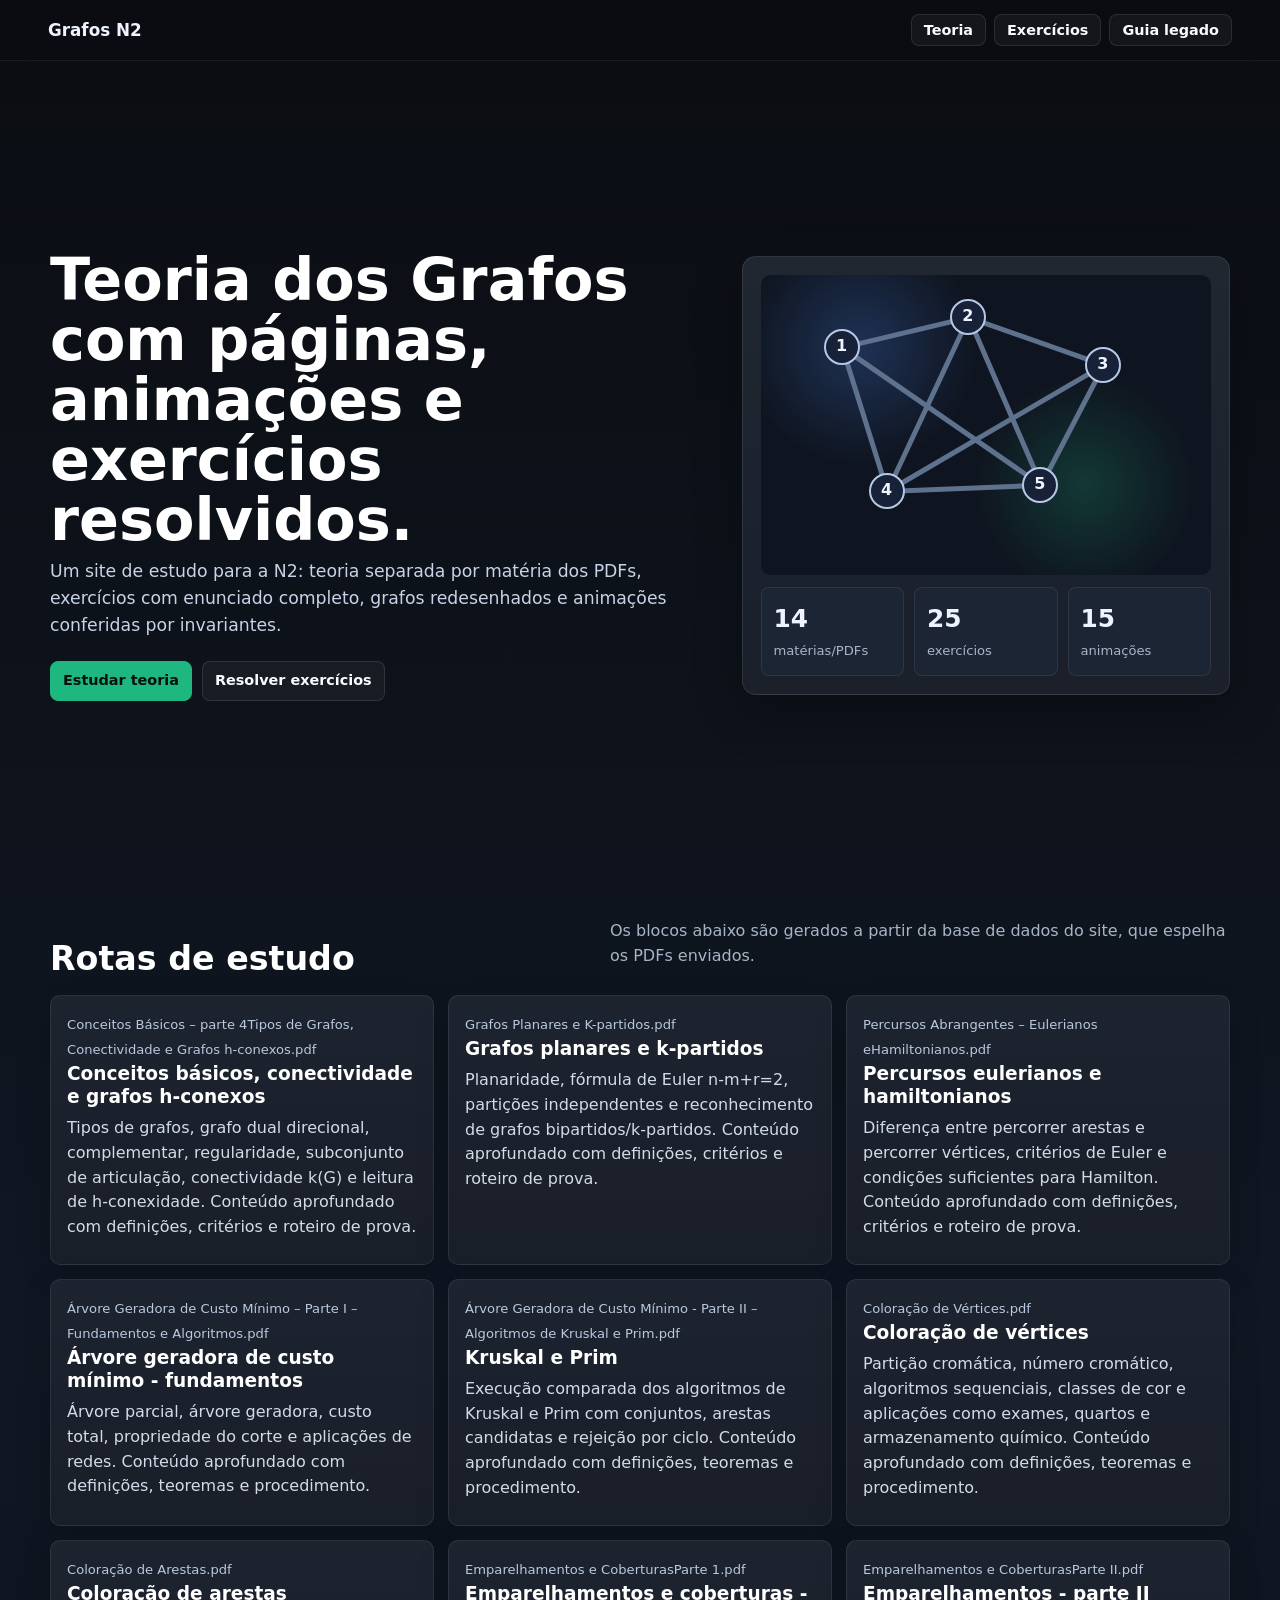
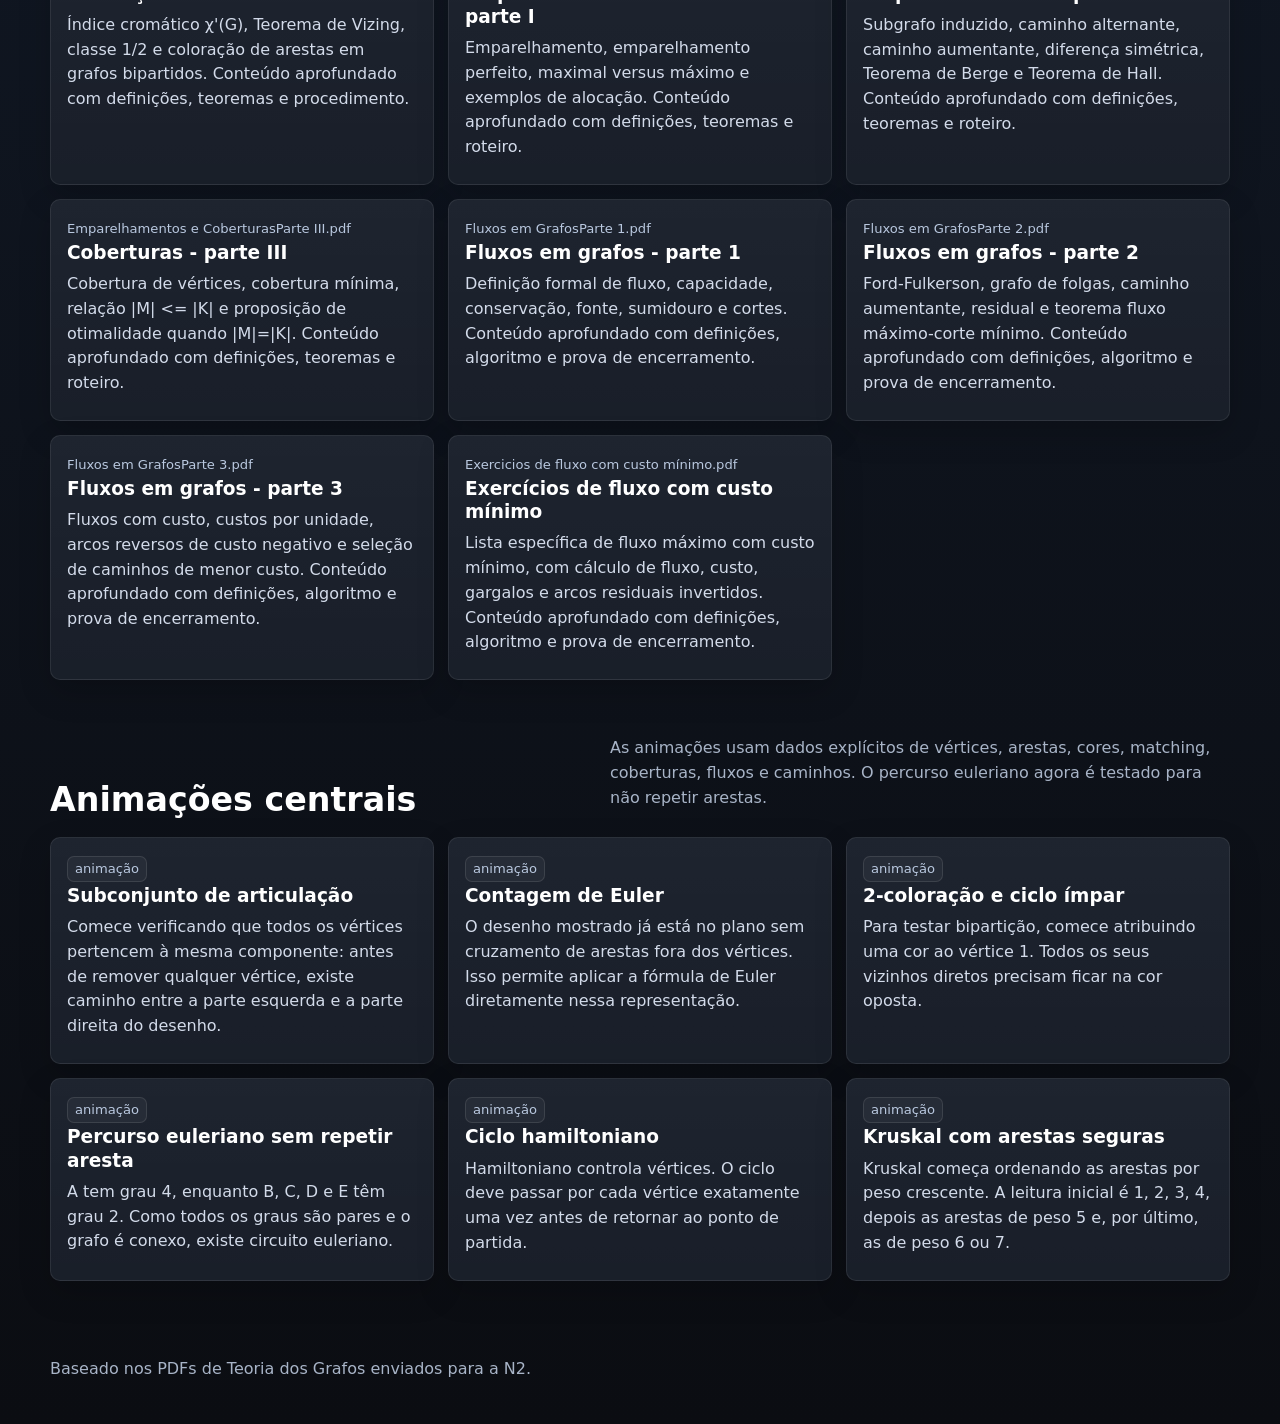
<file: index.html>
<!doctype html>
<html lang="pt-BR">
<head>
  <meta charset="utf-8" />
  <meta name="viewport" content="width=device-width, initial-scale=1" />
  <link rel="icon" href="data:," />
  <link rel="stylesheet" href="assets/css/site.css" />
  <title>Teoria dos Grafos - N2</title>
</head>
<body data-view="home">
  <header class="topbar">
    <a class="brand" href="index.html">Grafos N2</a>
    <nav class="main-nav" aria-label="Navegação principal">
      <a href="teoria/index.html">Teoria</a>
      <a href="exercicios/index.html">Exercícios</a>
      <a href="teoria_grafos_n_2_guia_interativo.html">Guia legado</a>
    </nav>
  </header>

  <main>
    <section class="hero">
      <div>
        <h1>Teoria dos Grafos com páginas, animações e exercícios resolvidos.</h1>
        <p>Um site de estudo para a N2: teoria separada por matéria dos PDFs, exercícios com enunciado completo, grafos redesenhados e animações conferidas por invariantes.</p>
        <div class="hero-actions">
          <a class="button primary" href="teoria/index.html">Estudar teoria</a>
          <a class="button" href="exercicios/index.html">Resolver exercícios</a>
        </div>
      </div>
      <div class="hero-panel" aria-label="Resumo visual do site">
        <div class="network-preview">
          <span style="--x:18%;--y:24%">1</span>
          <span style="--x:46%;--y:14%">2</span>
          <span style="--x:76%;--y:30%">3</span>
          <span style="--x:28%;--y:72%">4</span>
          <span style="--x:62%;--y:70%">5</span>
          <svg viewBox="0 0 360 240" aria-hidden="true">
            <path d="M65 58 L166 34 L274 72 L224 168 L101 173 Z" />
            <path d="M166 34 L101 173 M166 34 L224 168 M65 58 L224 168 M274 72 L101 173" />
          </svg>
        </div>
        <div class="mini-stats" id="homeStats"></div>
      </div>
    </section>

    <section class="section-shell">
      <div class="section-heading">
        <h2>Rotas de estudo</h2>
        <p>Os blocos abaixo são gerados a partir da base de dados do site, que espelha os PDFs enviados.</p>
      </div>
      <div id="homeTopicGrid" class="topic-grid"></div>
    </section>

    <section class="section-shell compact">
      <div class="section-heading">
        <h2>Animações centrais</h2>
        <p>As animações usam dados explícitos de vértices, arestas, cores, matching, coberturas, fluxos e caminhos. O percurso euleriano agora é testado para não repetir arestas.</p>
      </div>
      <div id="homeAnimationGrid" class="animation-grid"></div>
    </section>
  </main>

  <footer class="footer">
    <span>Baseado nos PDFs de Teoria dos Grafos enviados para a N2.</span>
  </footer>

  <script src="assets/js/site-data.js"></script>
  <script src="assets/js/site.js"></script>
</body>
</html>
</file>
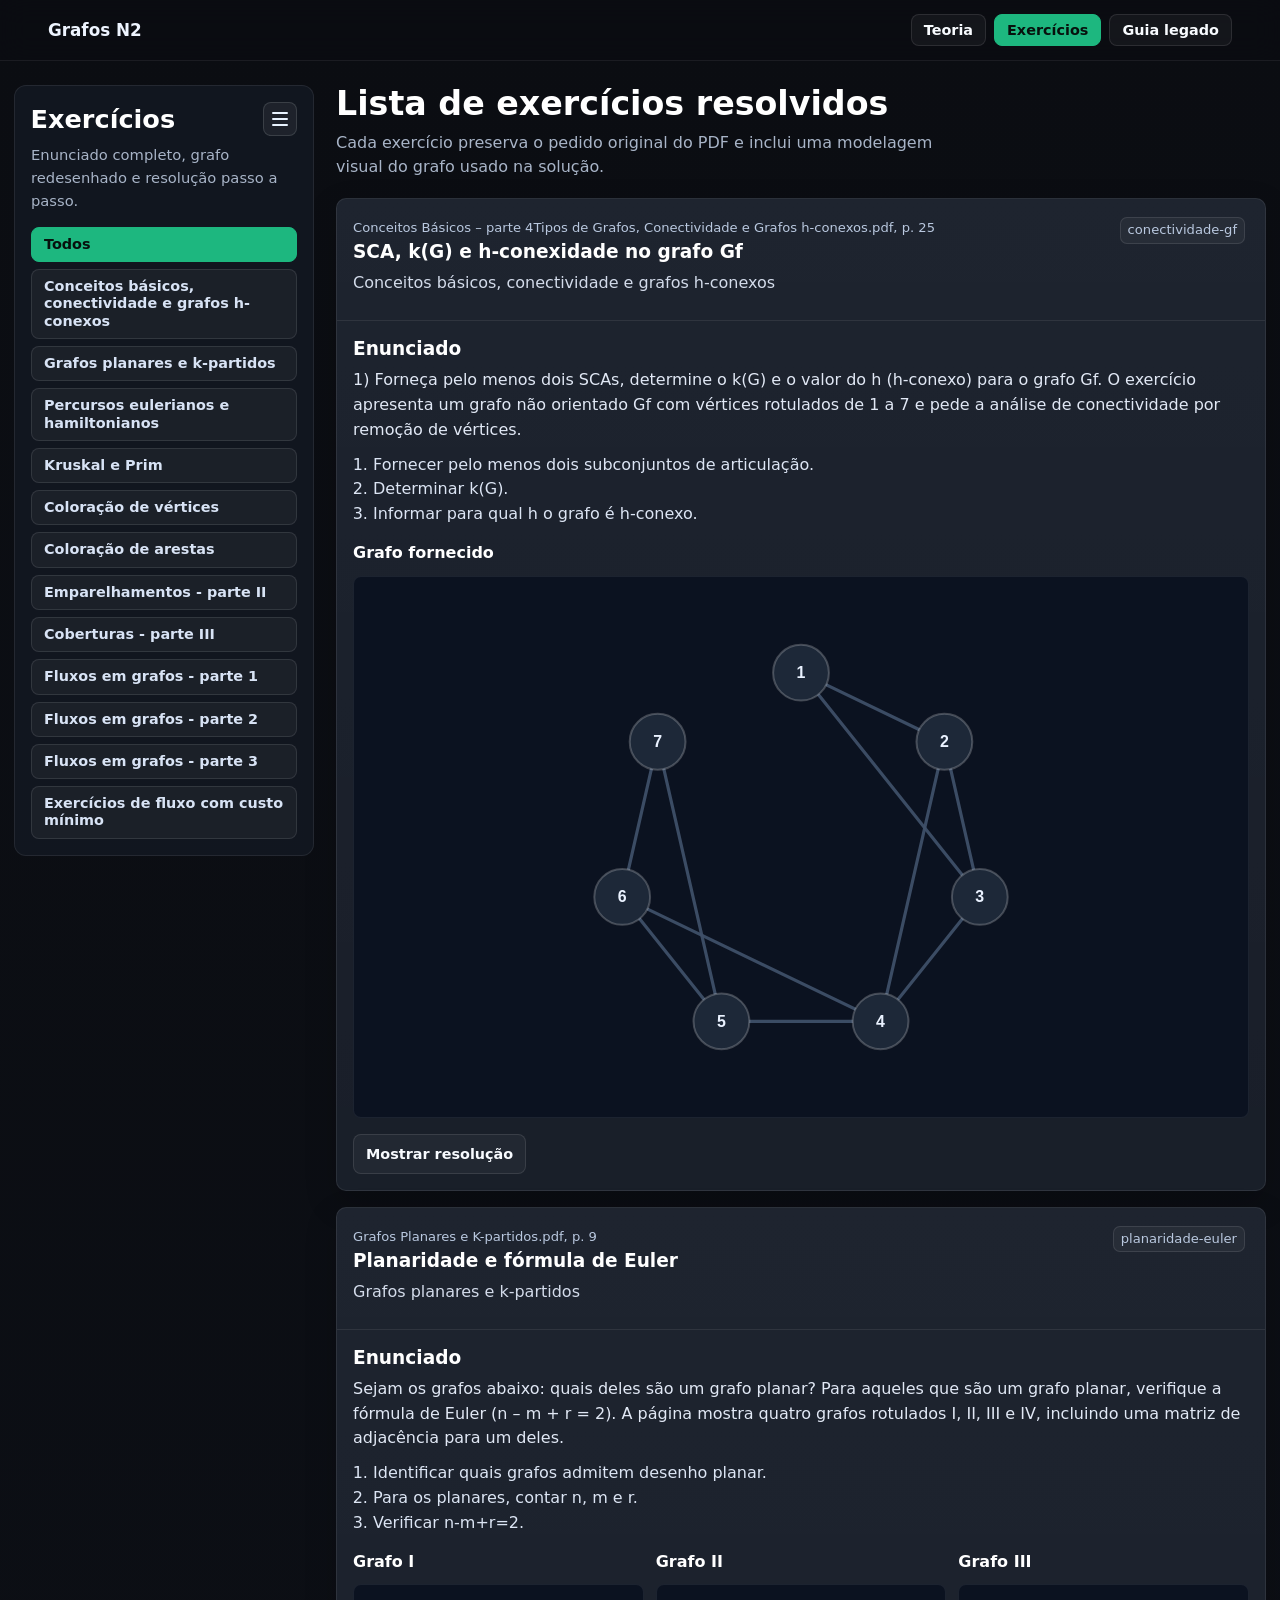
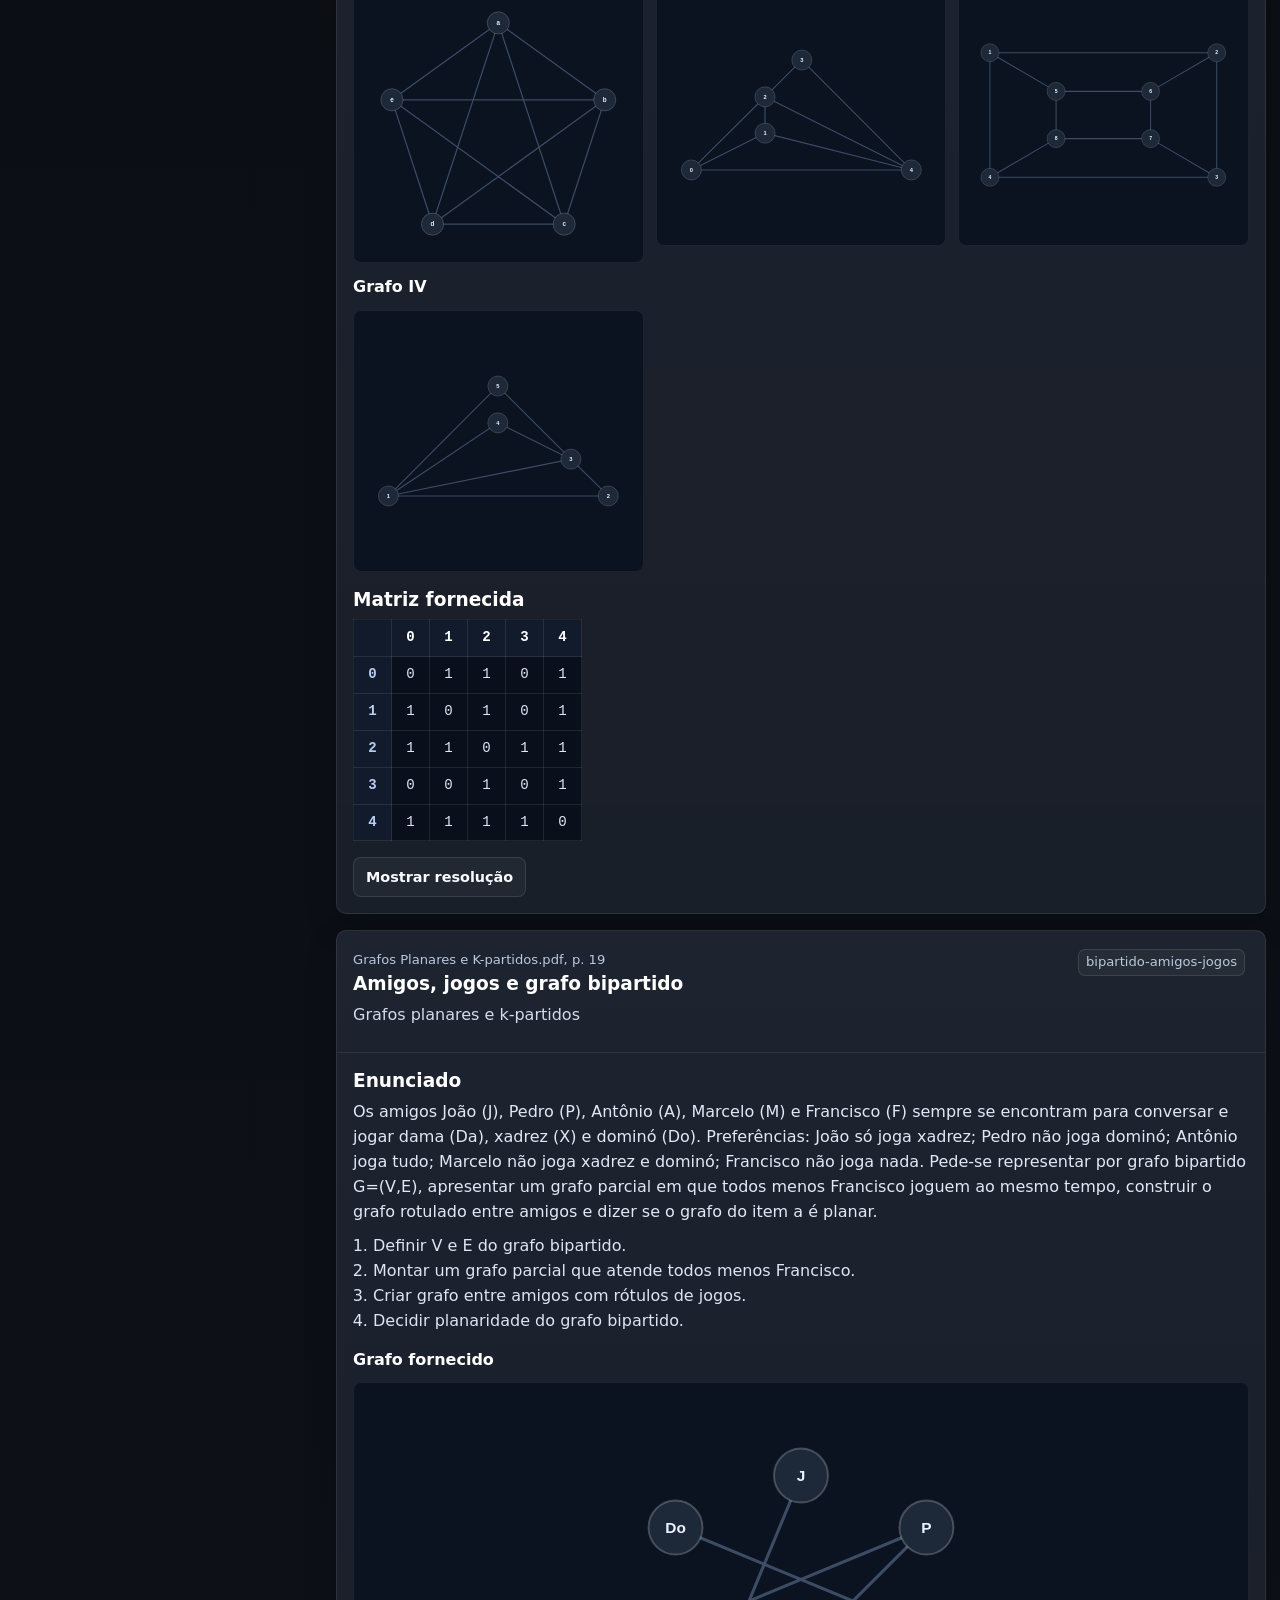
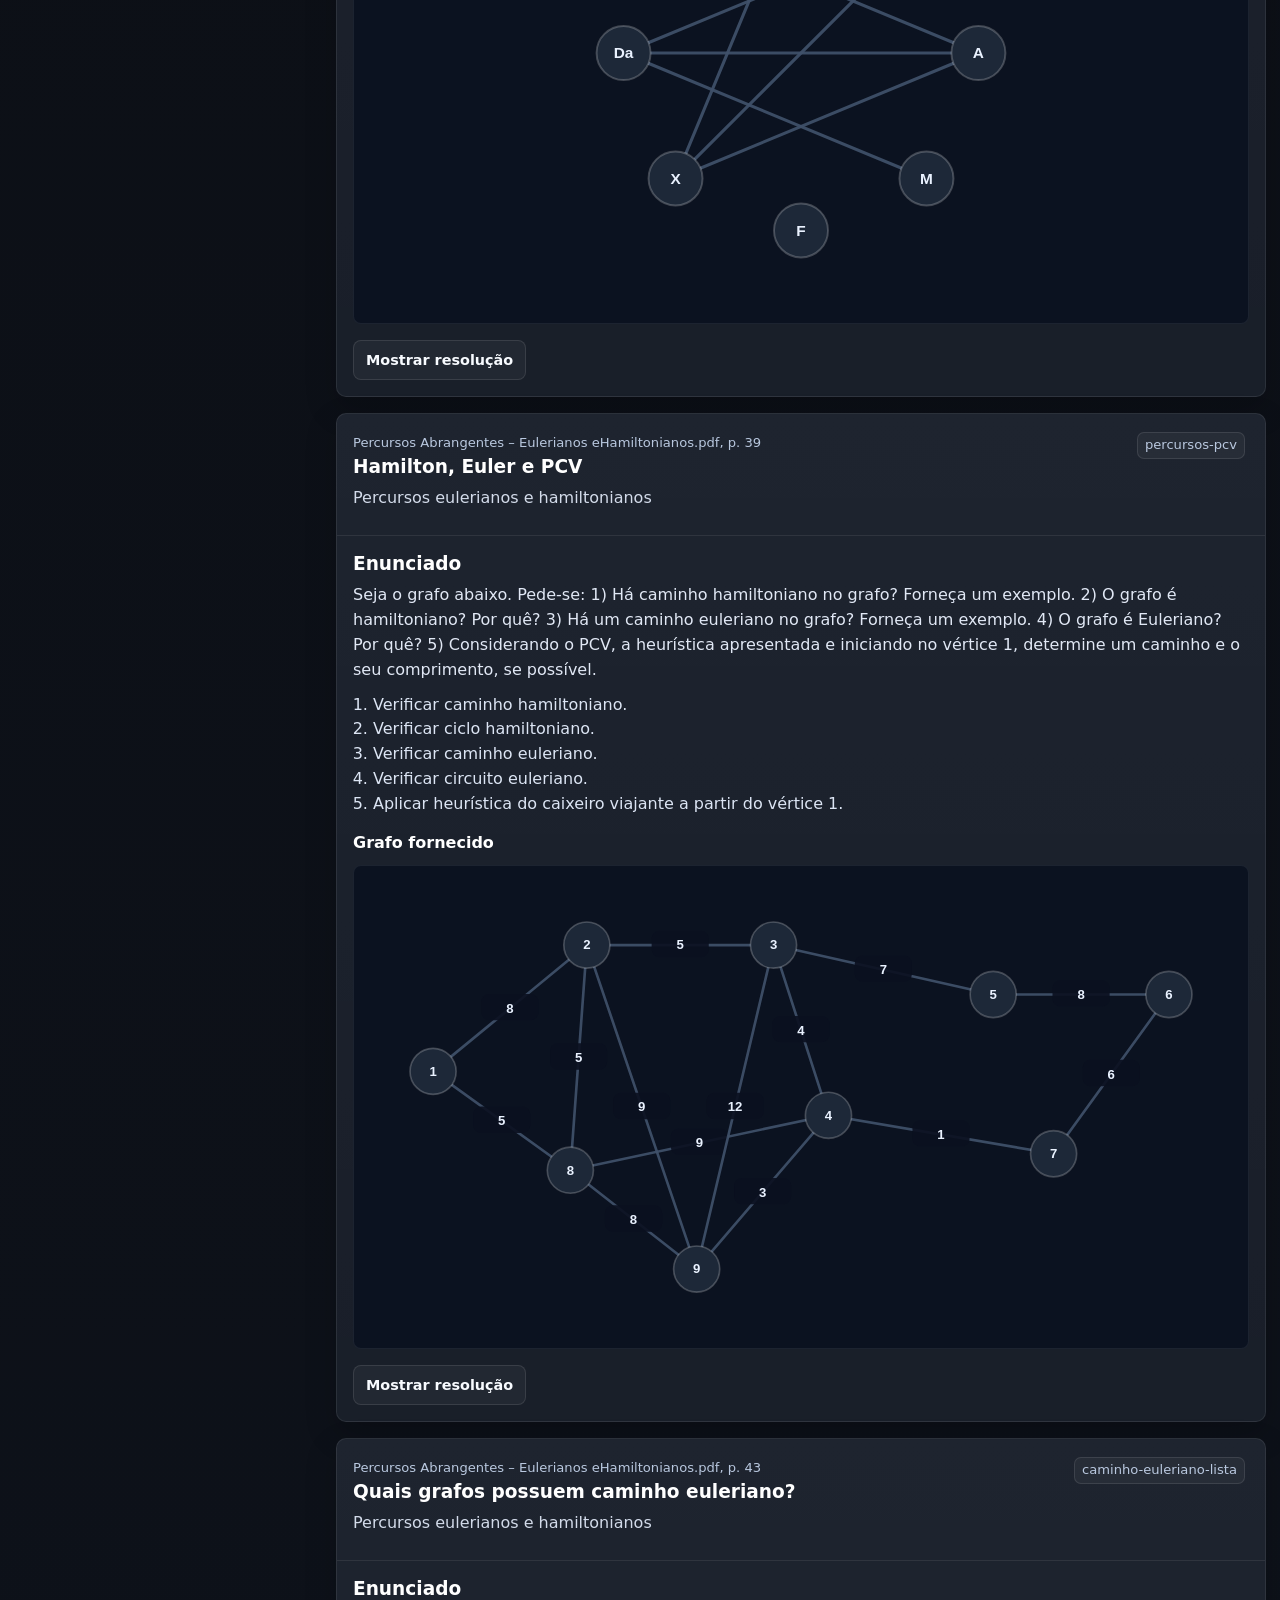
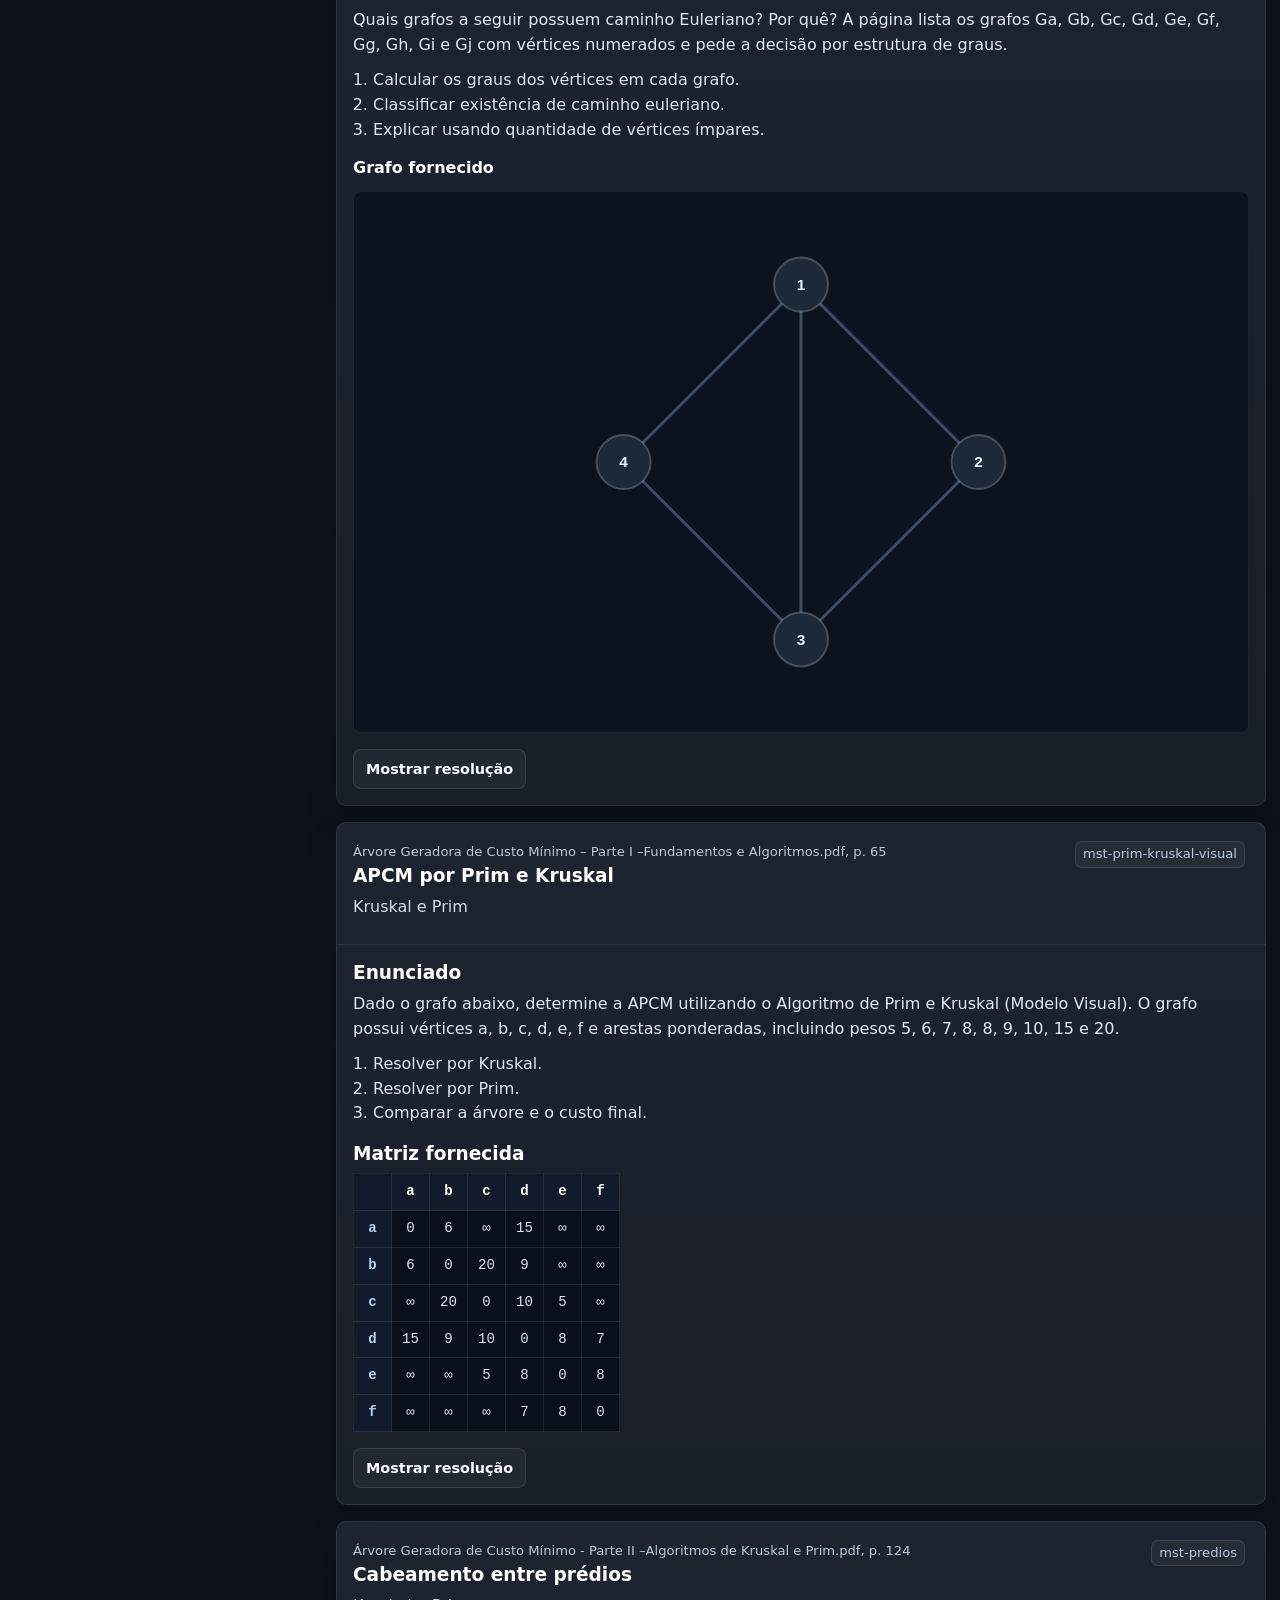
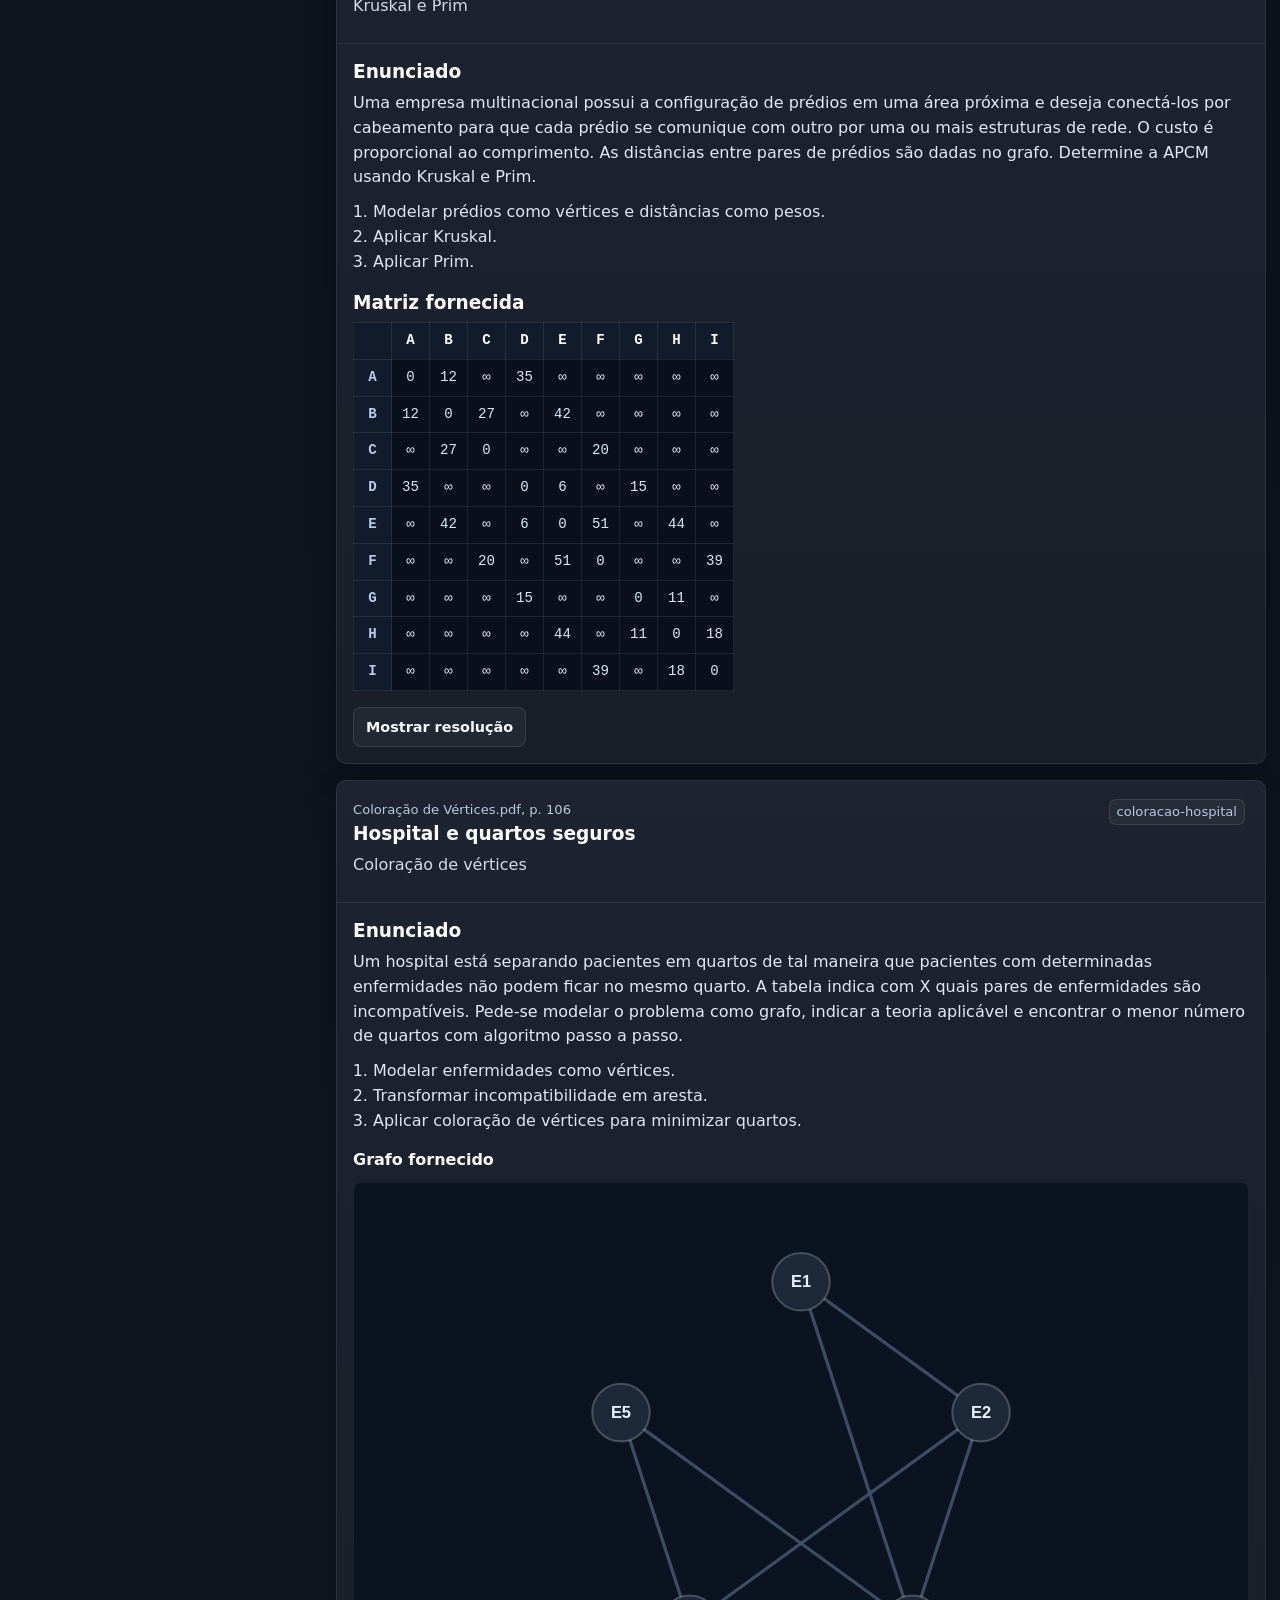
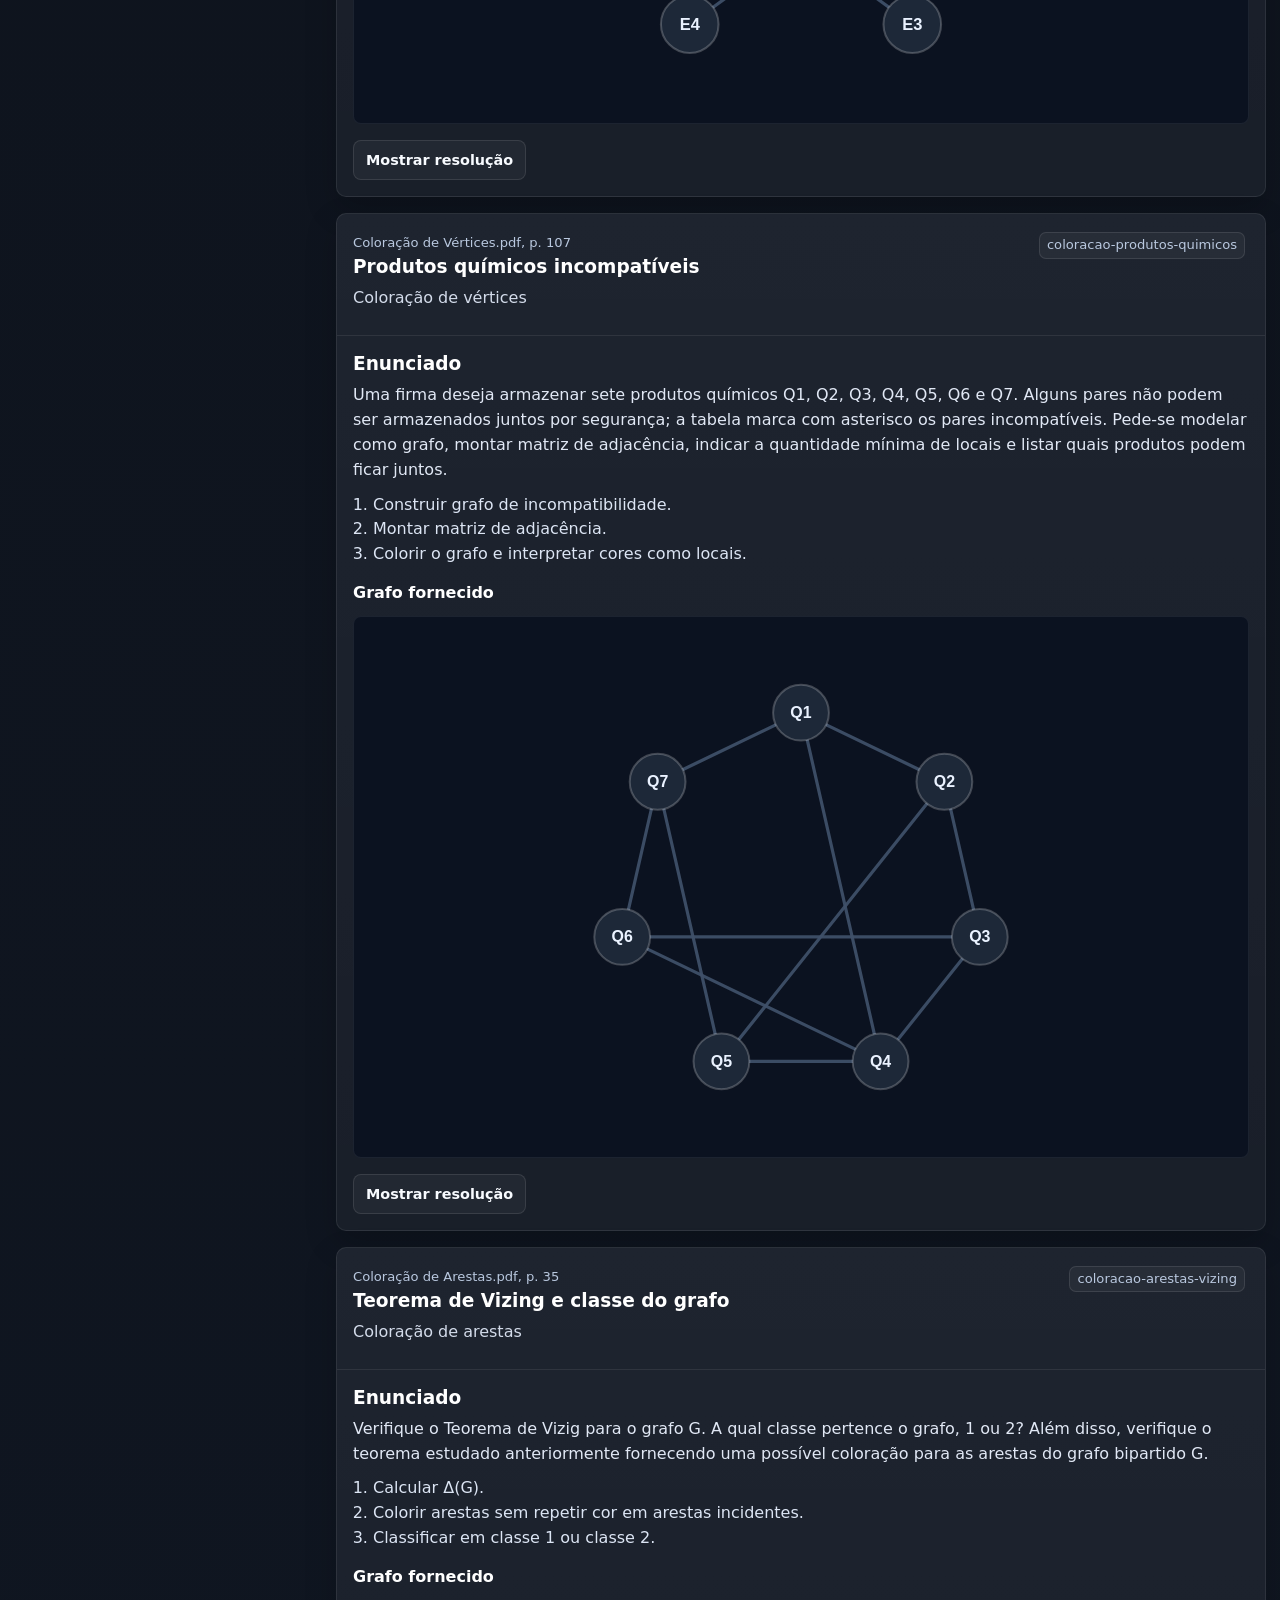
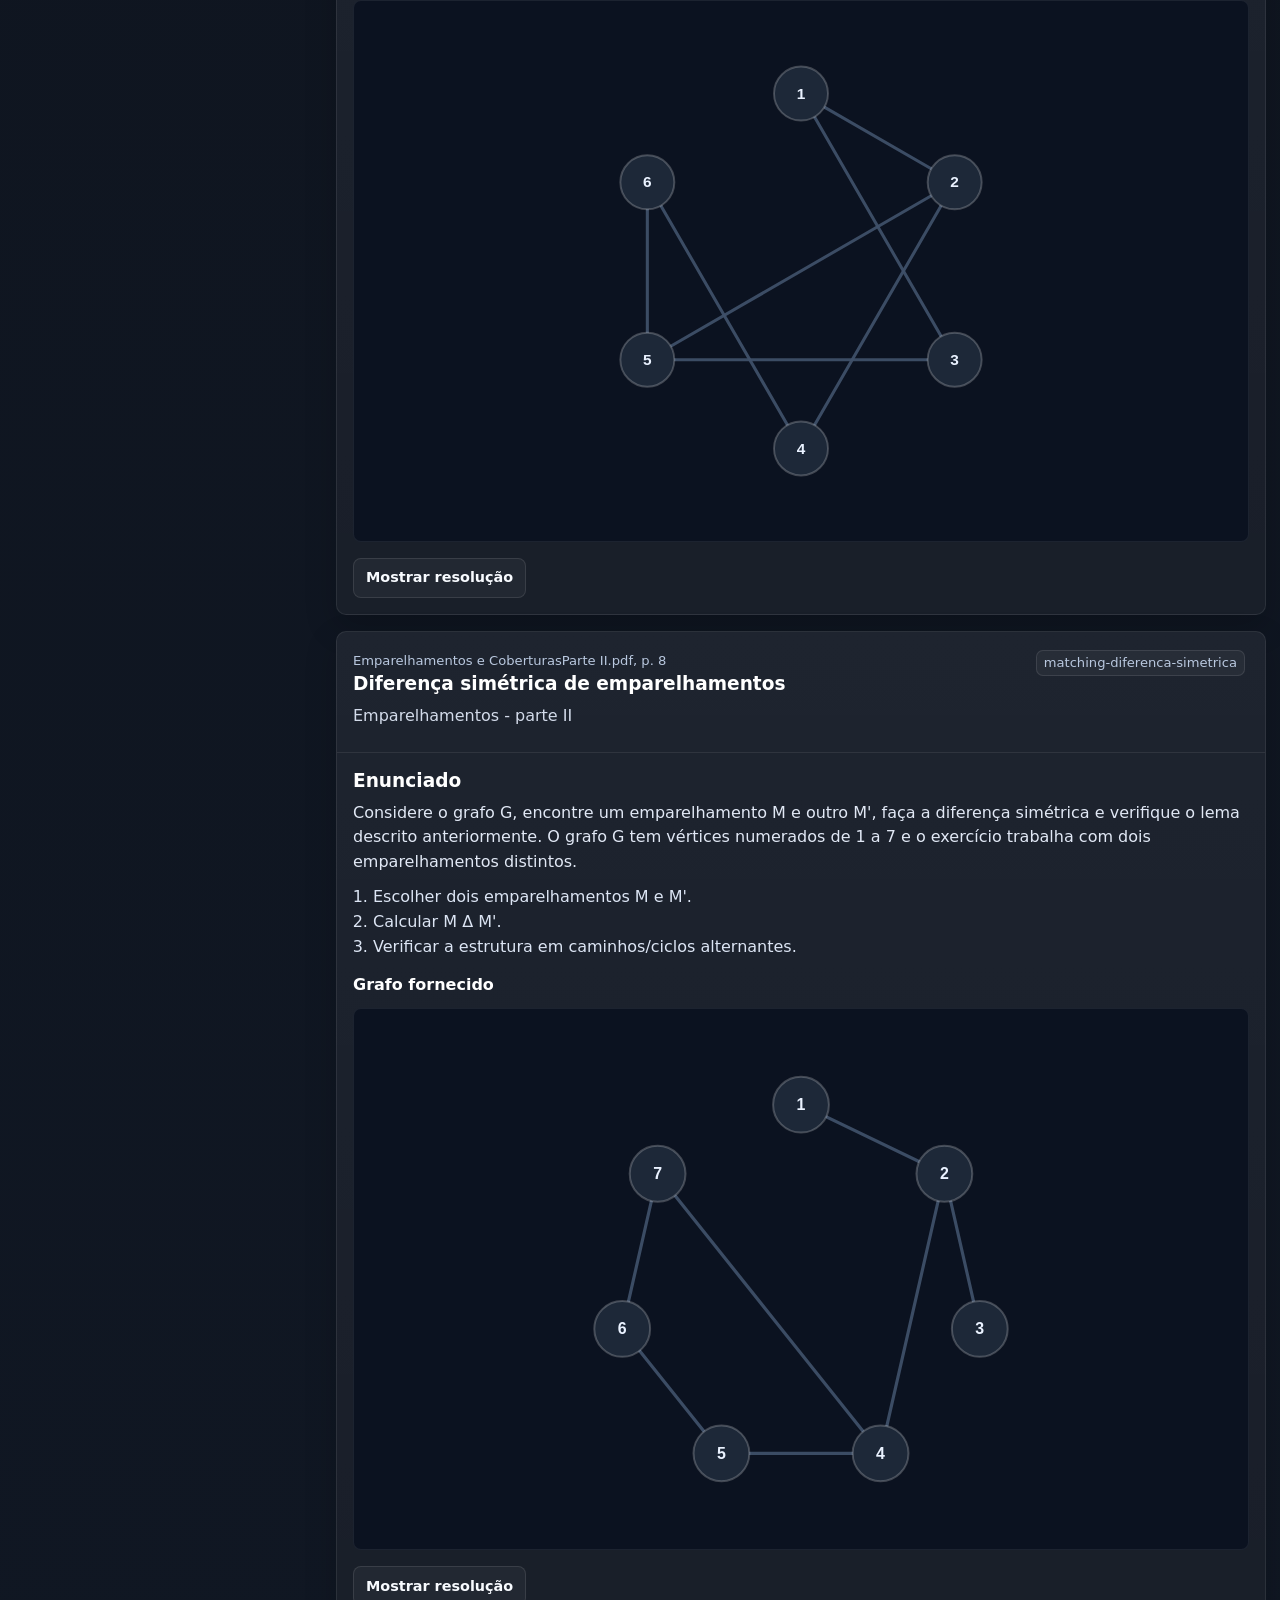
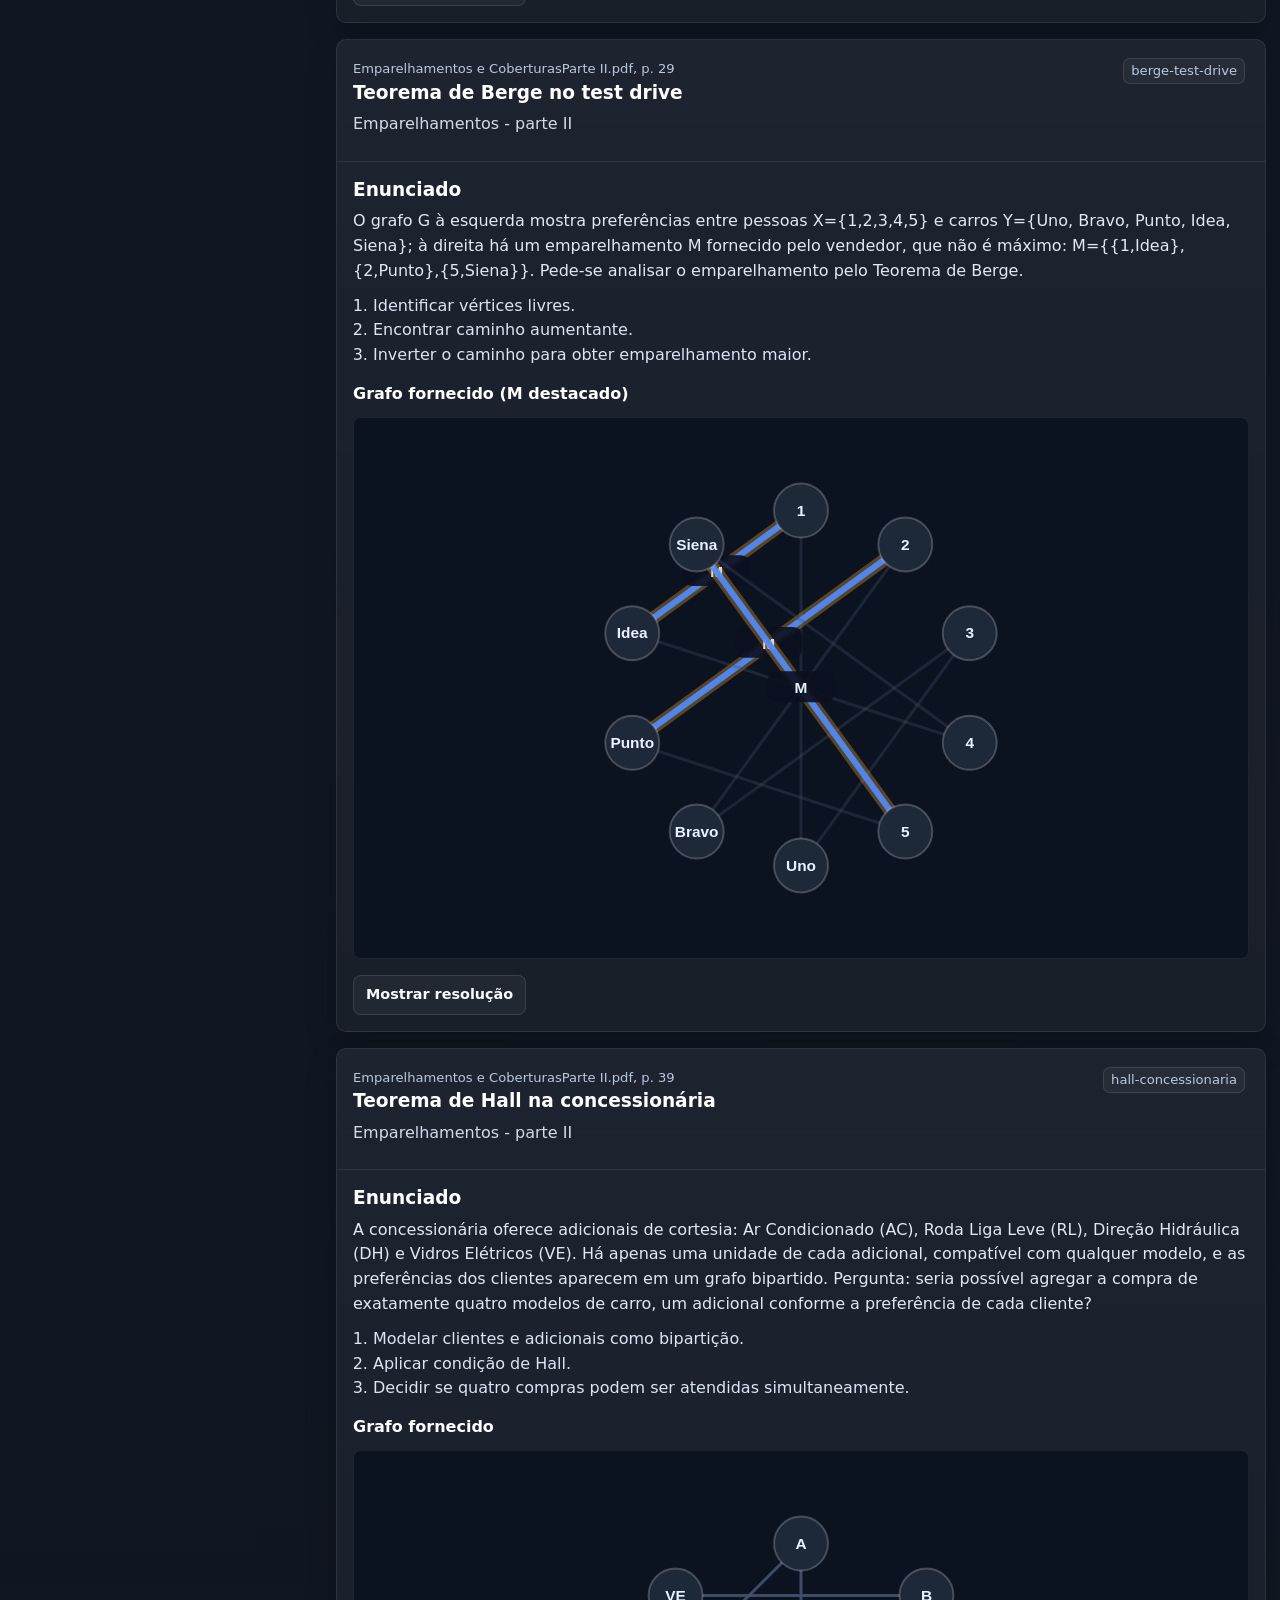
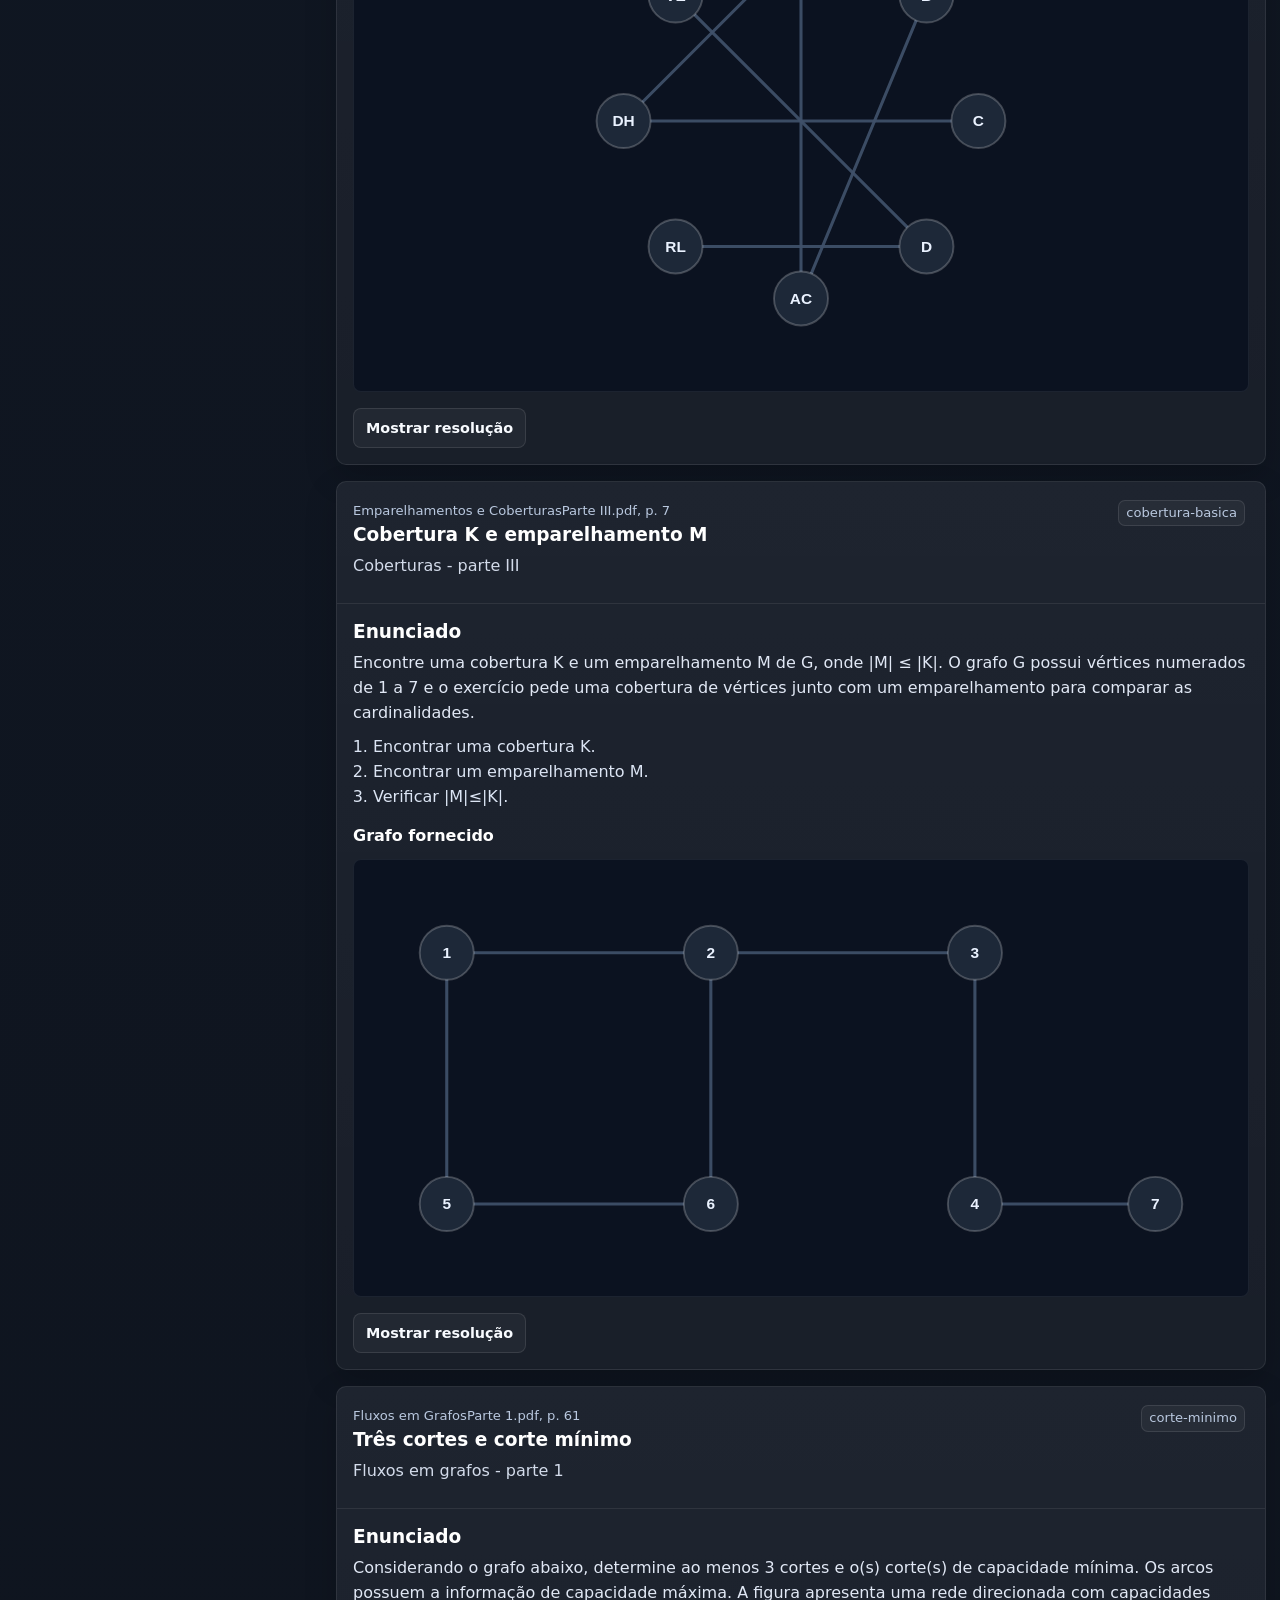
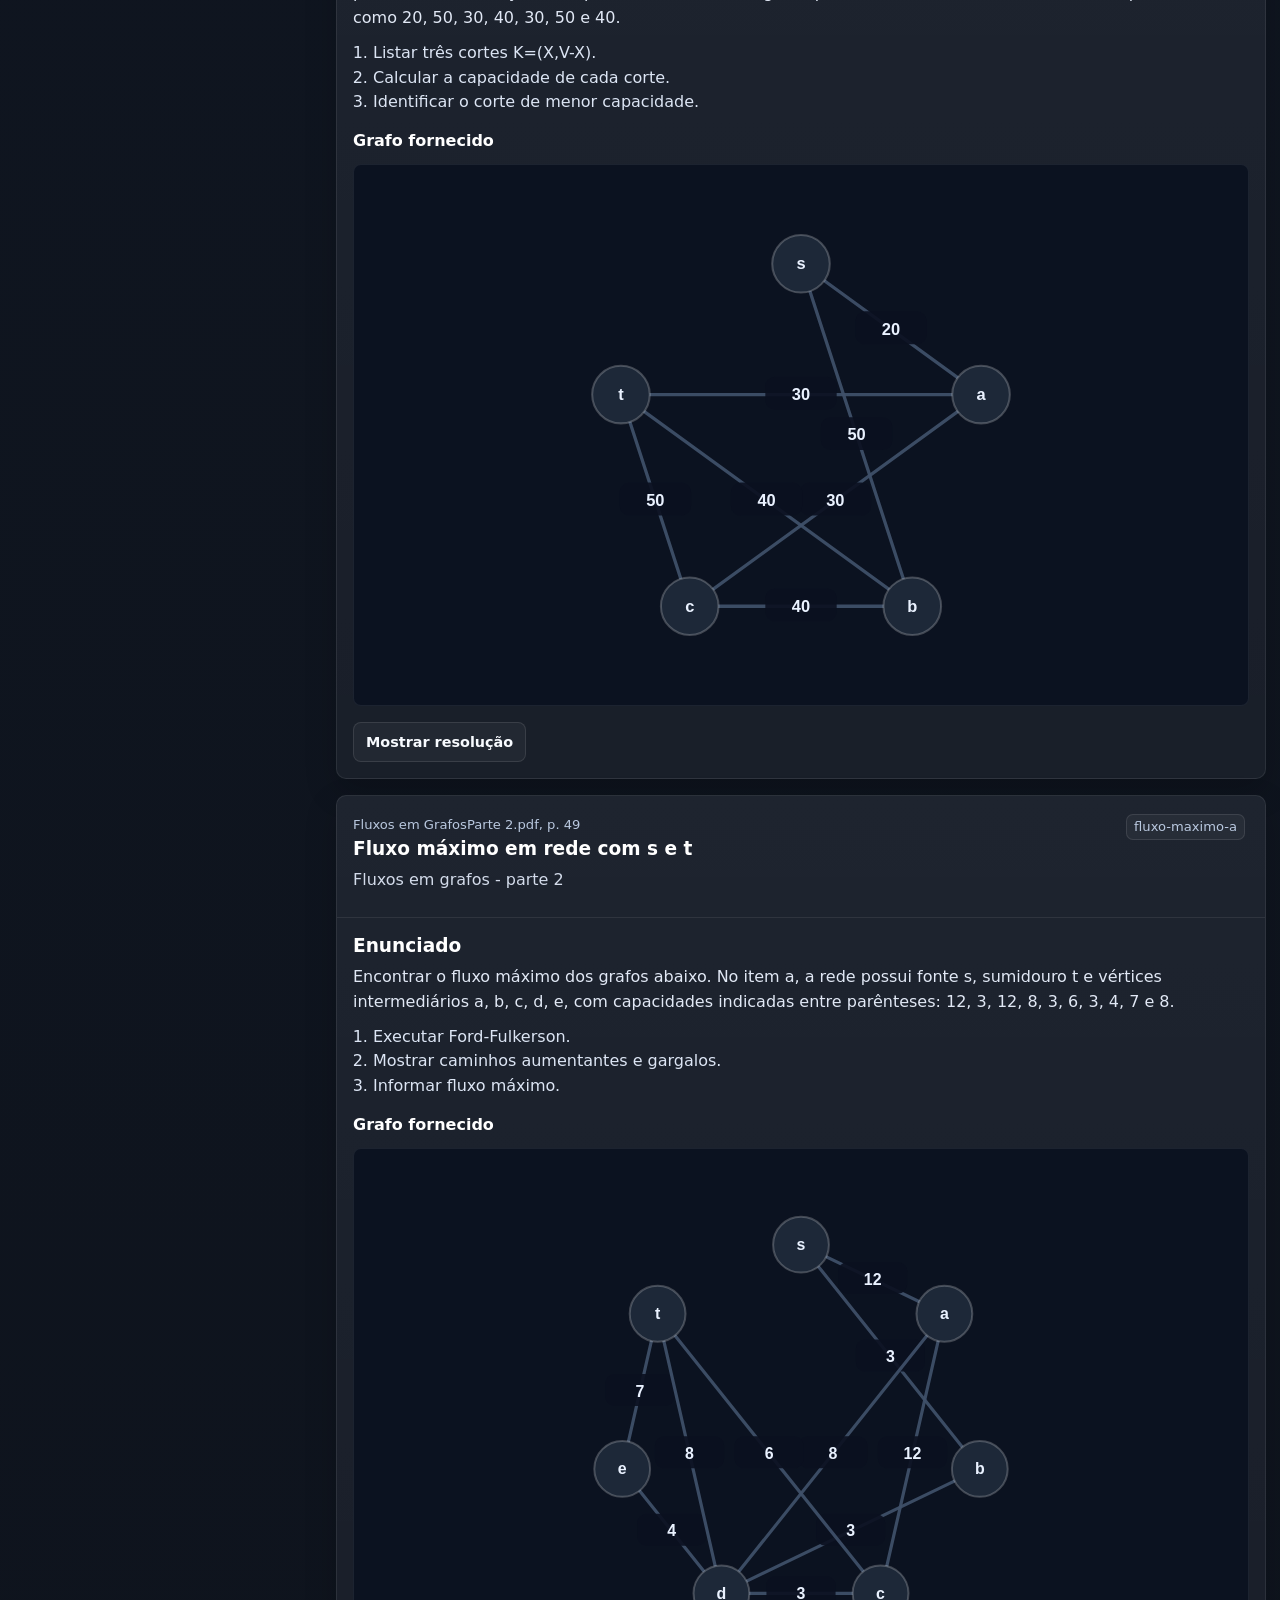
<file: exercicios/index.html>
<!doctype html>
<html lang="pt-BR">
<head>
  <meta charset="utf-8" />
  <meta name="viewport" content="width=device-width, initial-scale=1" />
  <link rel="icon" href="data:," />
  <link rel="stylesheet" href="../assets/css/site.css" />
  <title>Exercícios - Grafos N2</title>
</head>
<body data-view="exercises">
  <header class="topbar">
    <a class="brand" href="../index.html">Grafos N2</a>
    <nav class="main-nav" aria-label="Navegação principal">
      <a href="../teoria/index.html">Teoria</a>
      <a class="active" href="index.html">Exercícios</a>
      <a href="../teoria_grafos_n_2_guia_interativo.html">Guia legado</a>
    </nav>
  </header>

  <main class="app-layout" data-sidebar-layout>
    <aside id="exerciseRail" class="rail">
      <div class="rail-head">
        <h1 class="rail-title">Exercícios</h1>
        <button class="rail-toggle" type="button" data-sidebar-toggle aria-controls="exerciseRail" aria-expanded="true" title="Recolher menu">
          <span class="rail-toggle-lines" aria-hidden="true"></span>
          <span class="sr-only">Alternar menu lateral</span>
        </button>
      </div>
      <div class="rail-content">
        <p>Enunciado completo, grafo redesenhado e resolução passo a passo.</p>
        <div id="exerciseFilters" class="tab-list"></div>
      </div>
    </aside>
    <section class="content-stage">
      <div class="section-heading tight">
        <h2>Lista de exercícios resolvidos</h2>
        <p>Cada exercício preserva o pedido original do PDF e inclui uma modelagem visual do grafo usado na solução.</p>
      </div>
      <div id="exerciseList" class="exercise-list"></div>
    </section>
  </main>

  <script src="../assets/js/site-data.js"></script>
  <script src="../assets/js/site.js"></script>
</body>
</html>
</file>
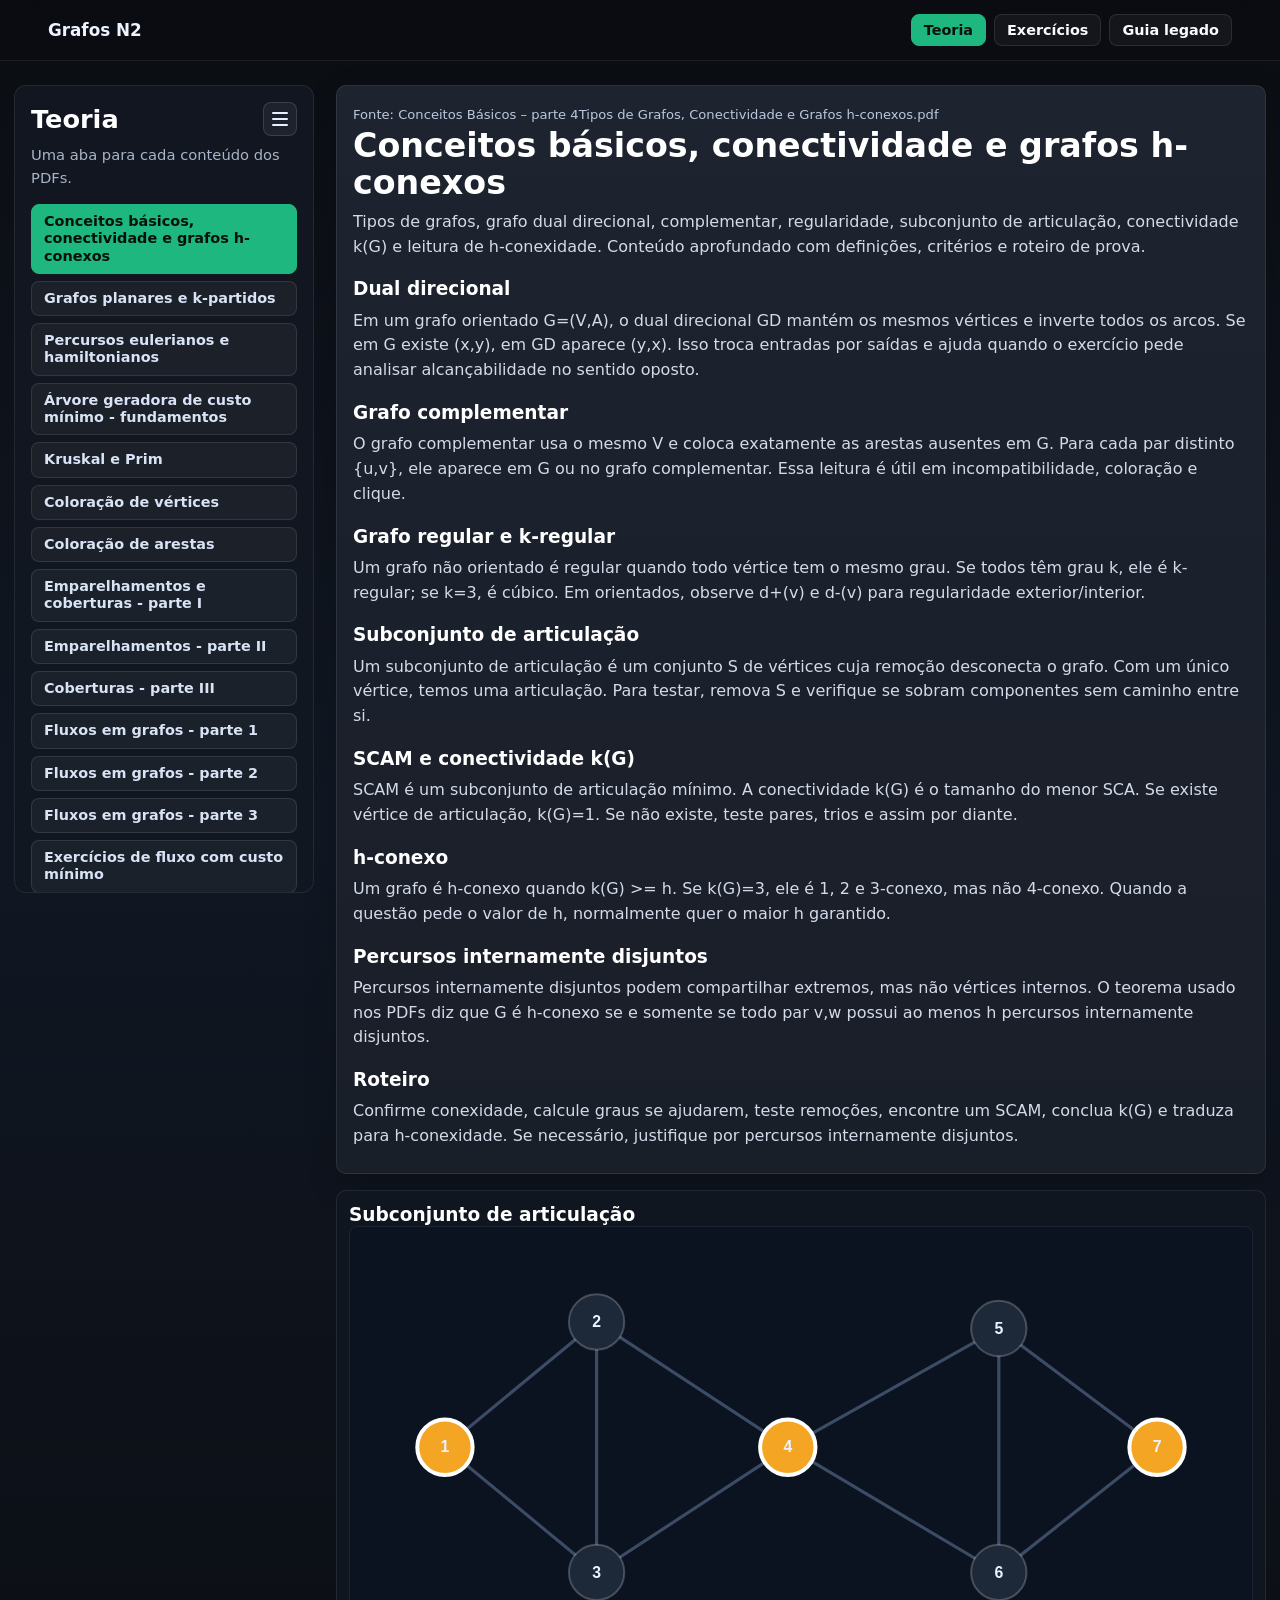
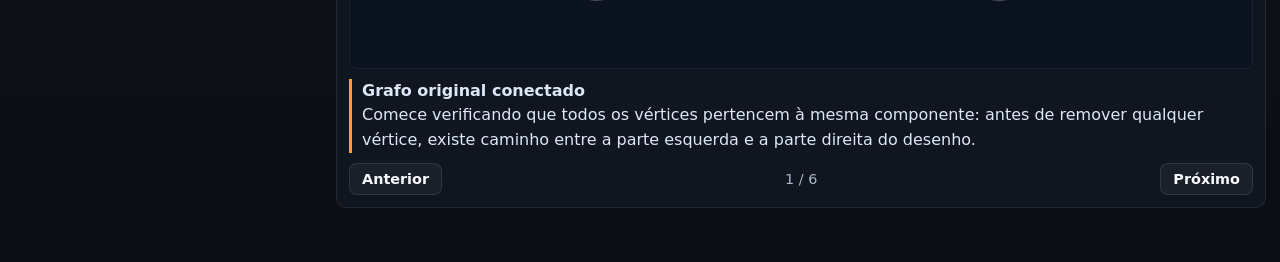
<file: teoria/index.html>
<!doctype html>
<html lang="pt-BR">
<head>
  <meta charset="utf-8" />
  <meta name="viewport" content="width=device-width, initial-scale=1" />
  <link rel="icon" href="data:," />
  <link rel="stylesheet" href="../assets/css/site.css" />
  <title>Teoria - Grafos N2</title>
</head>
<body data-view="theory">
  <header class="topbar">
    <a class="brand" href="../index.html">Grafos N2</a>
    <nav class="main-nav" aria-label="Navegação principal">
      <a class="active" href="index.html">Teoria</a>
      <a href="../exercicios/index.html">Exercícios</a>
      <a href="../teoria_grafos_n_2_guia_interativo.html">Guia legado</a>
    </nav>
  </header>

  <main class="app-layout" data-sidebar-layout>
    <aside id="theoryRail" class="rail">
      <div class="rail-head">
        <h1 class="rail-title">Teoria</h1>
        <button class="rail-toggle" type="button" data-sidebar-toggle aria-controls="theoryRail" aria-expanded="true" title="Recolher menu">
          <span class="rail-toggle-lines" aria-hidden="true"></span>
          <span class="sr-only">Alternar menu lateral</span>
        </button>
      </div>
      <div class="rail-content">
        <p>Uma aba para cada conteúdo dos PDFs.</p>
        <div id="theoryTabs" class="tab-list"></div>
      </div>
    </aside>
    <section id="theoryContent" class="content-stage"></section>
  </main>

  <script src="../assets/js/site-data.js"></script>
  <script src="../assets/js/site.js"></script>
</body>
</html>
</file>
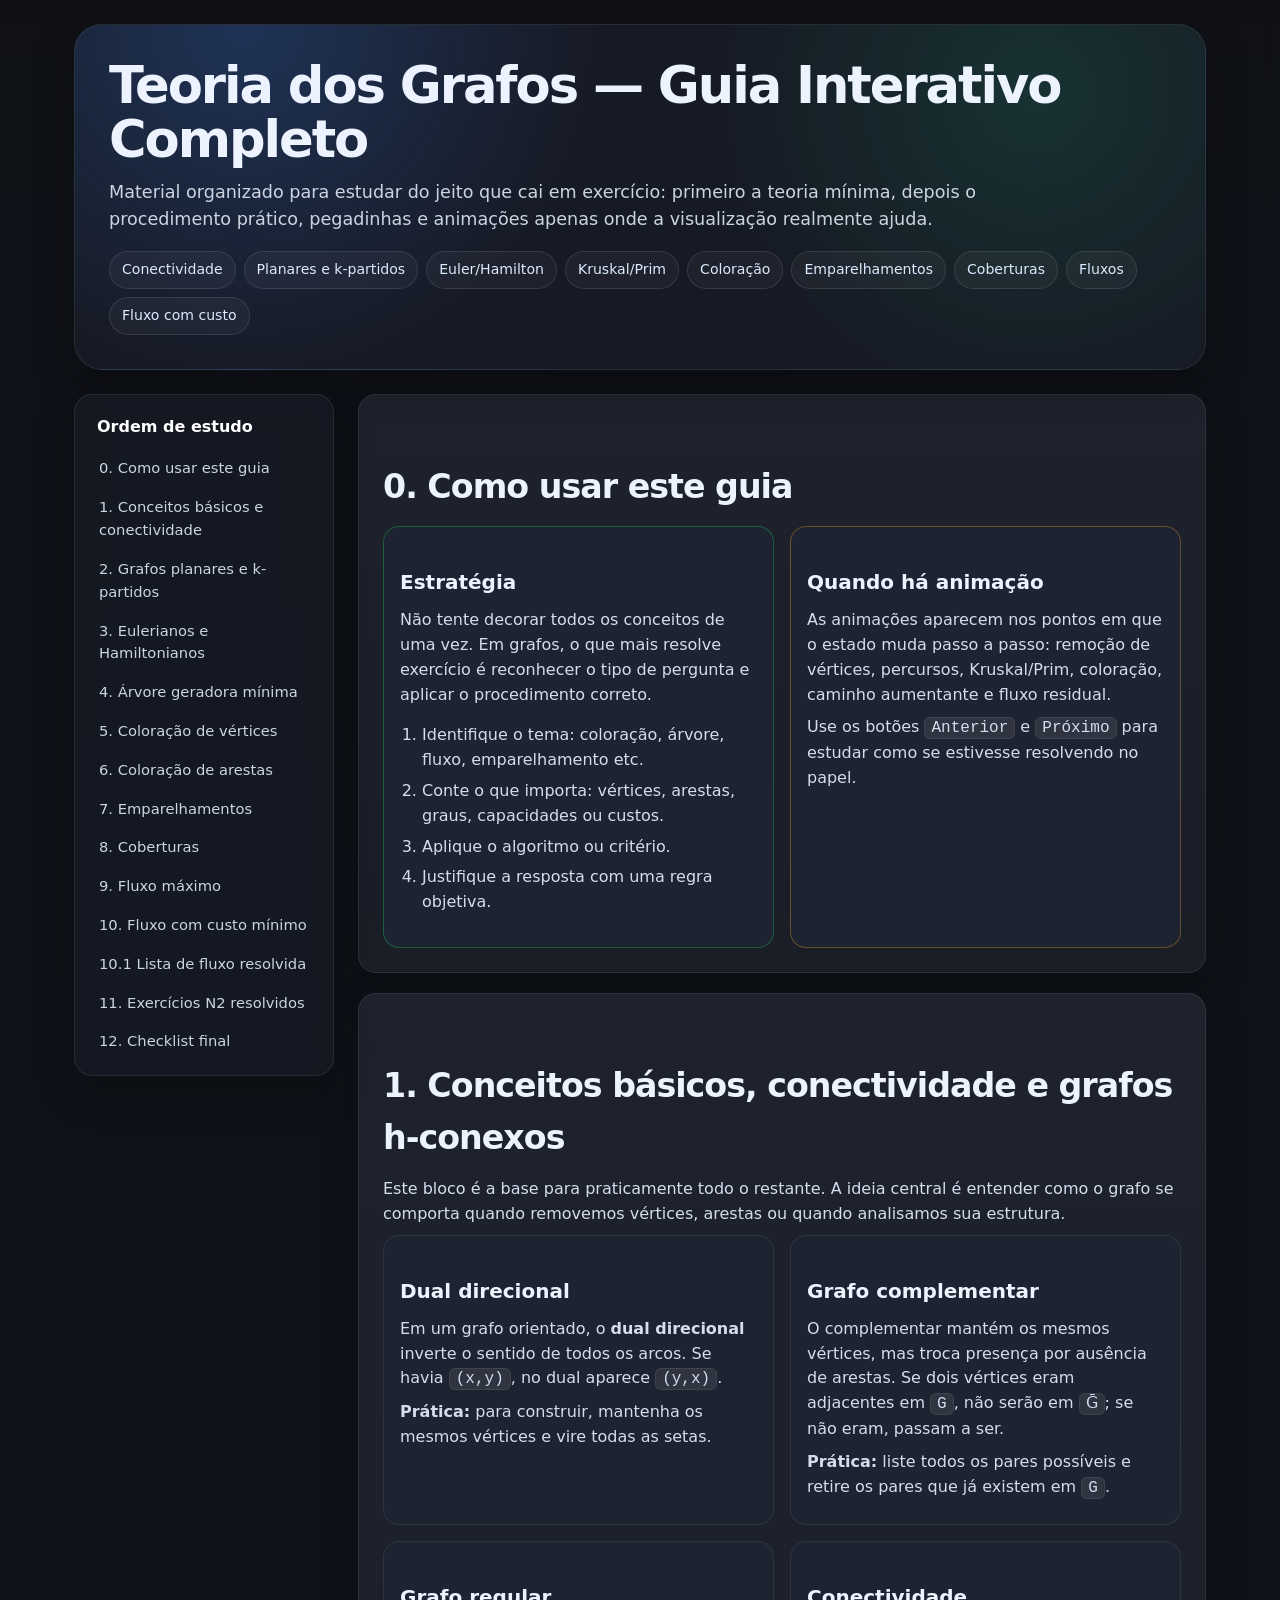
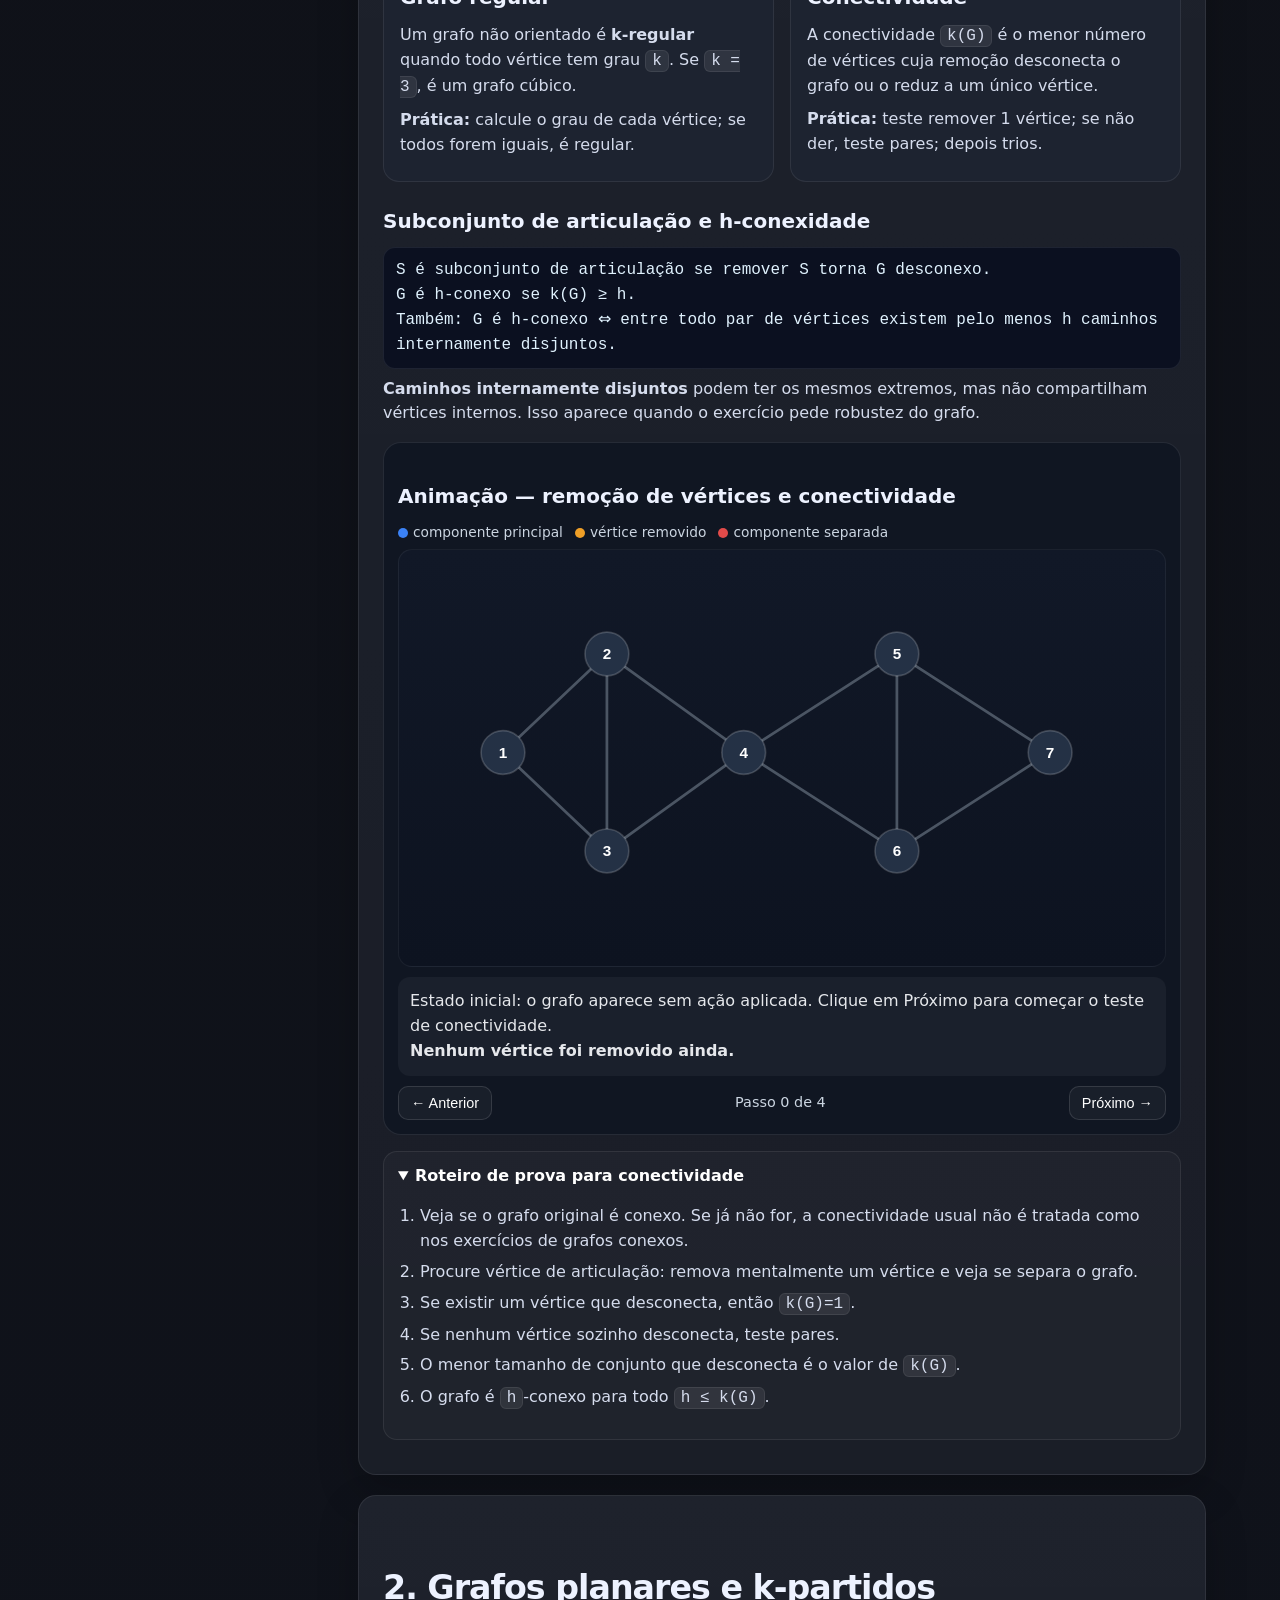
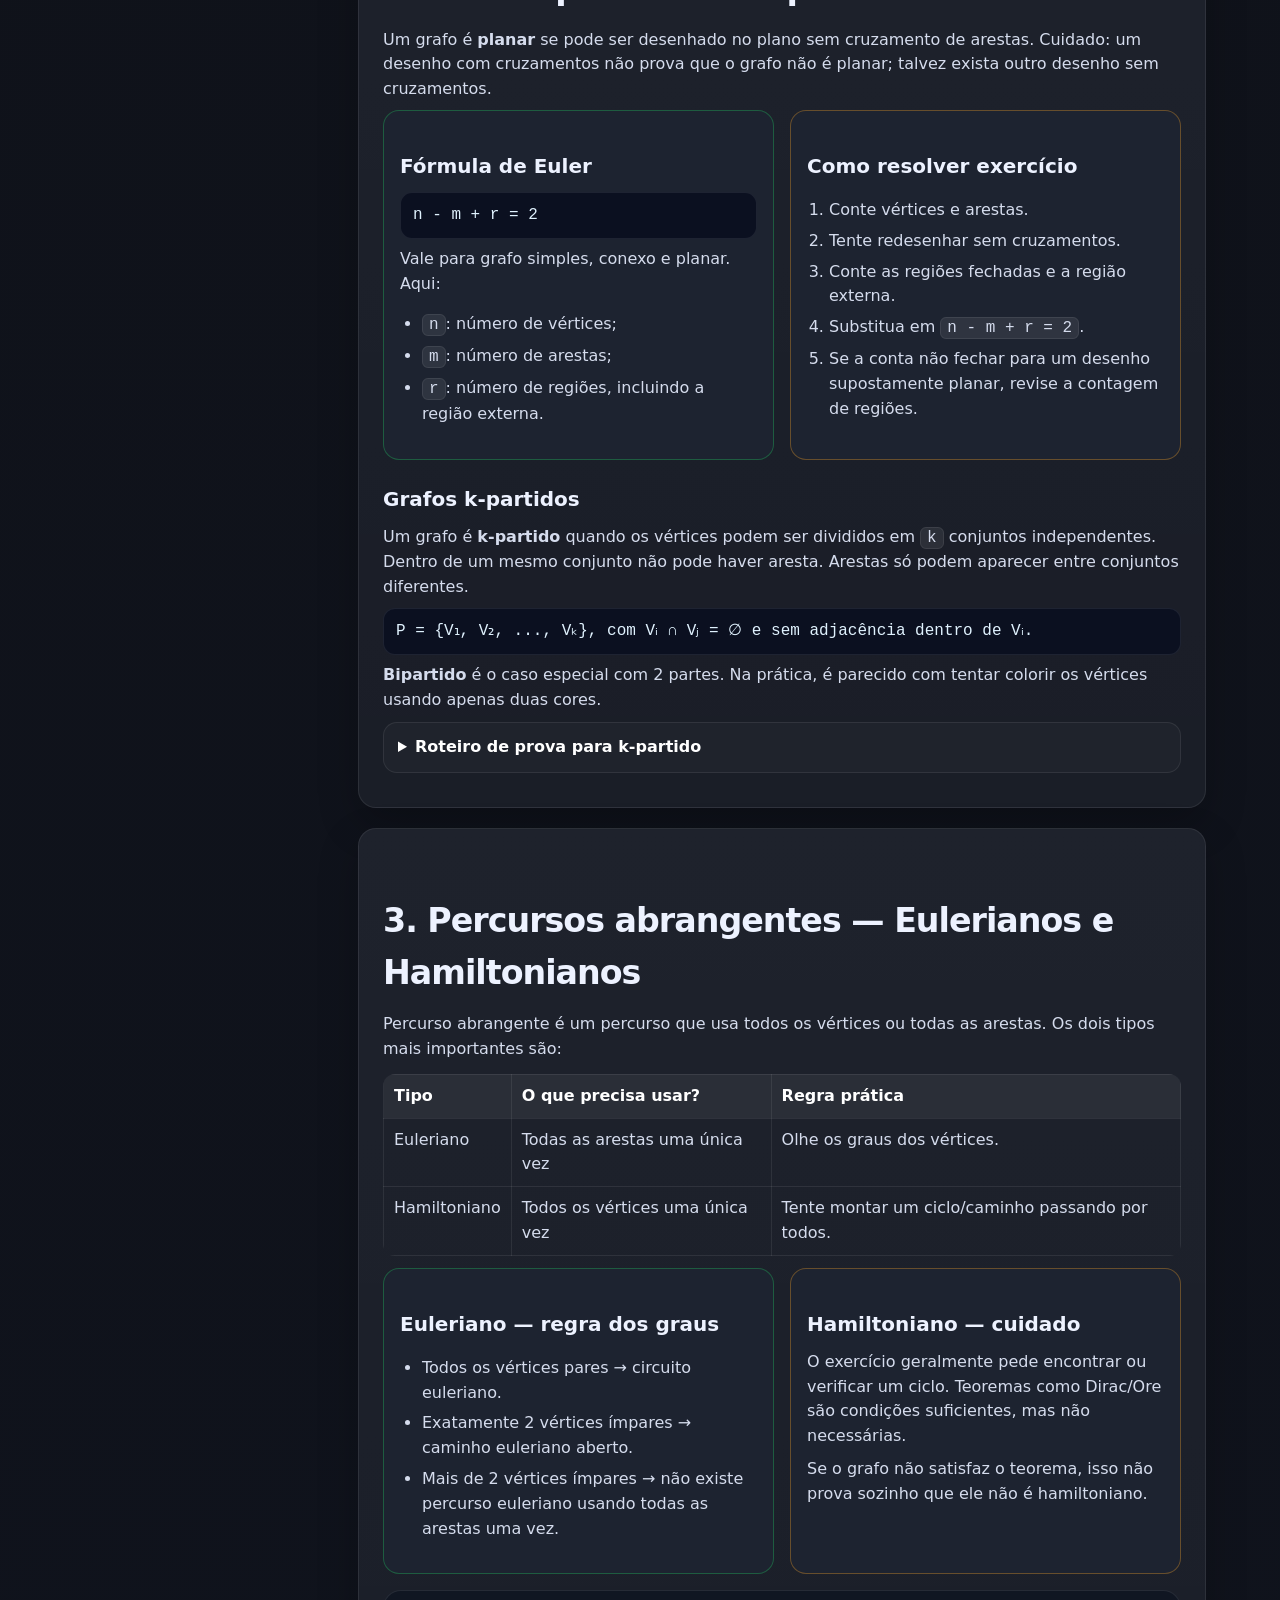
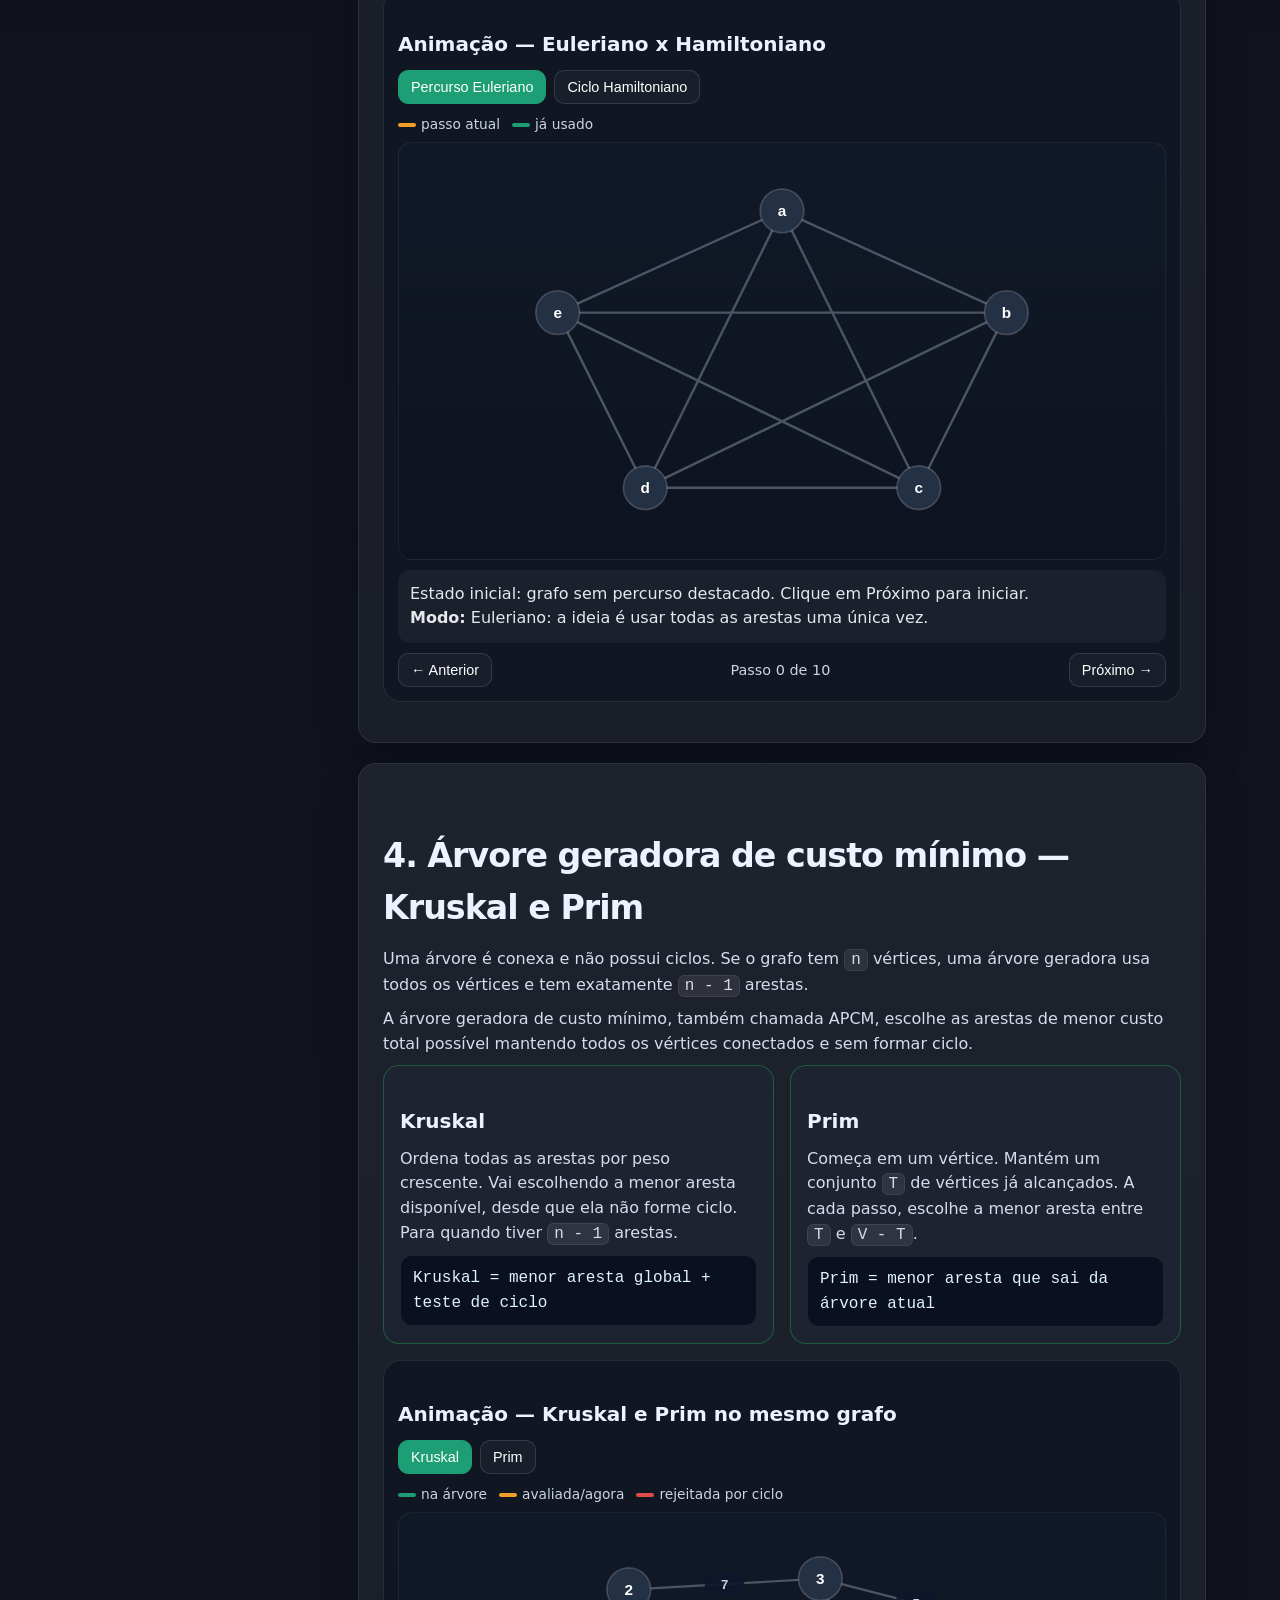
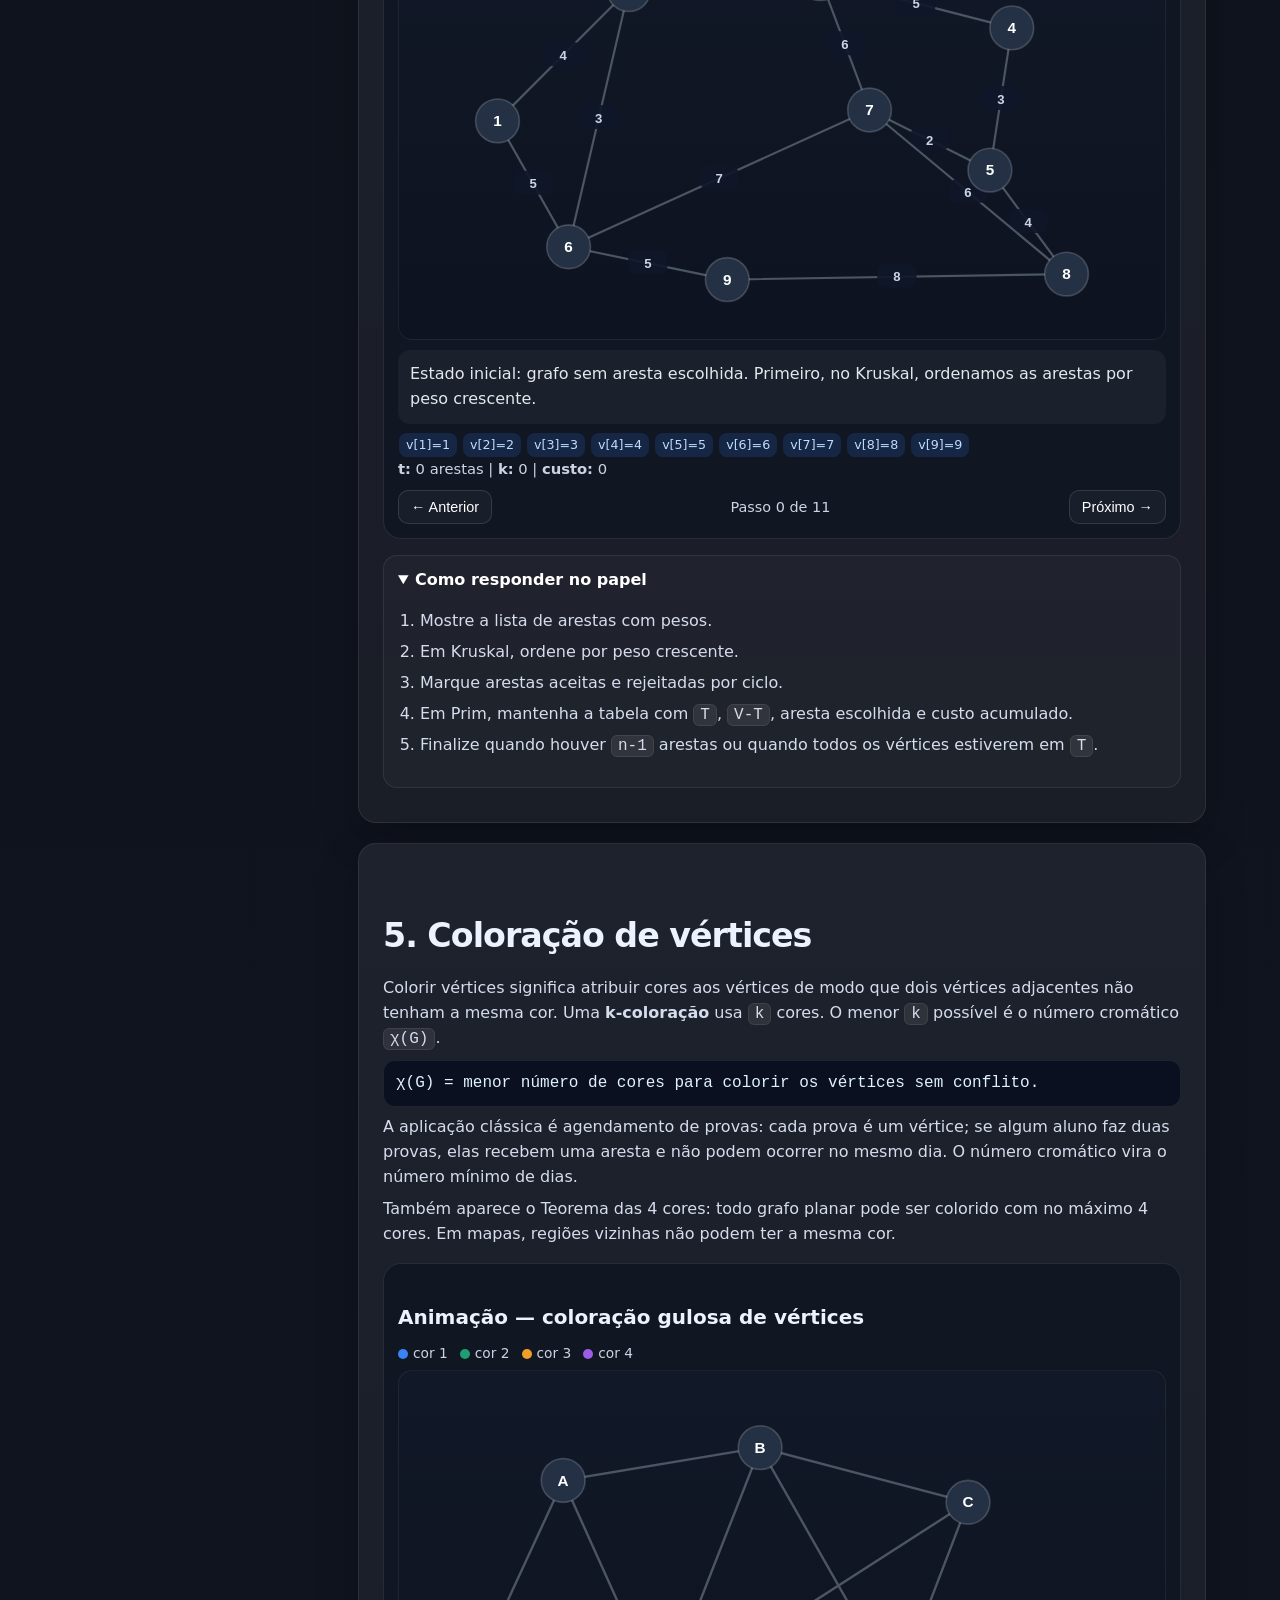
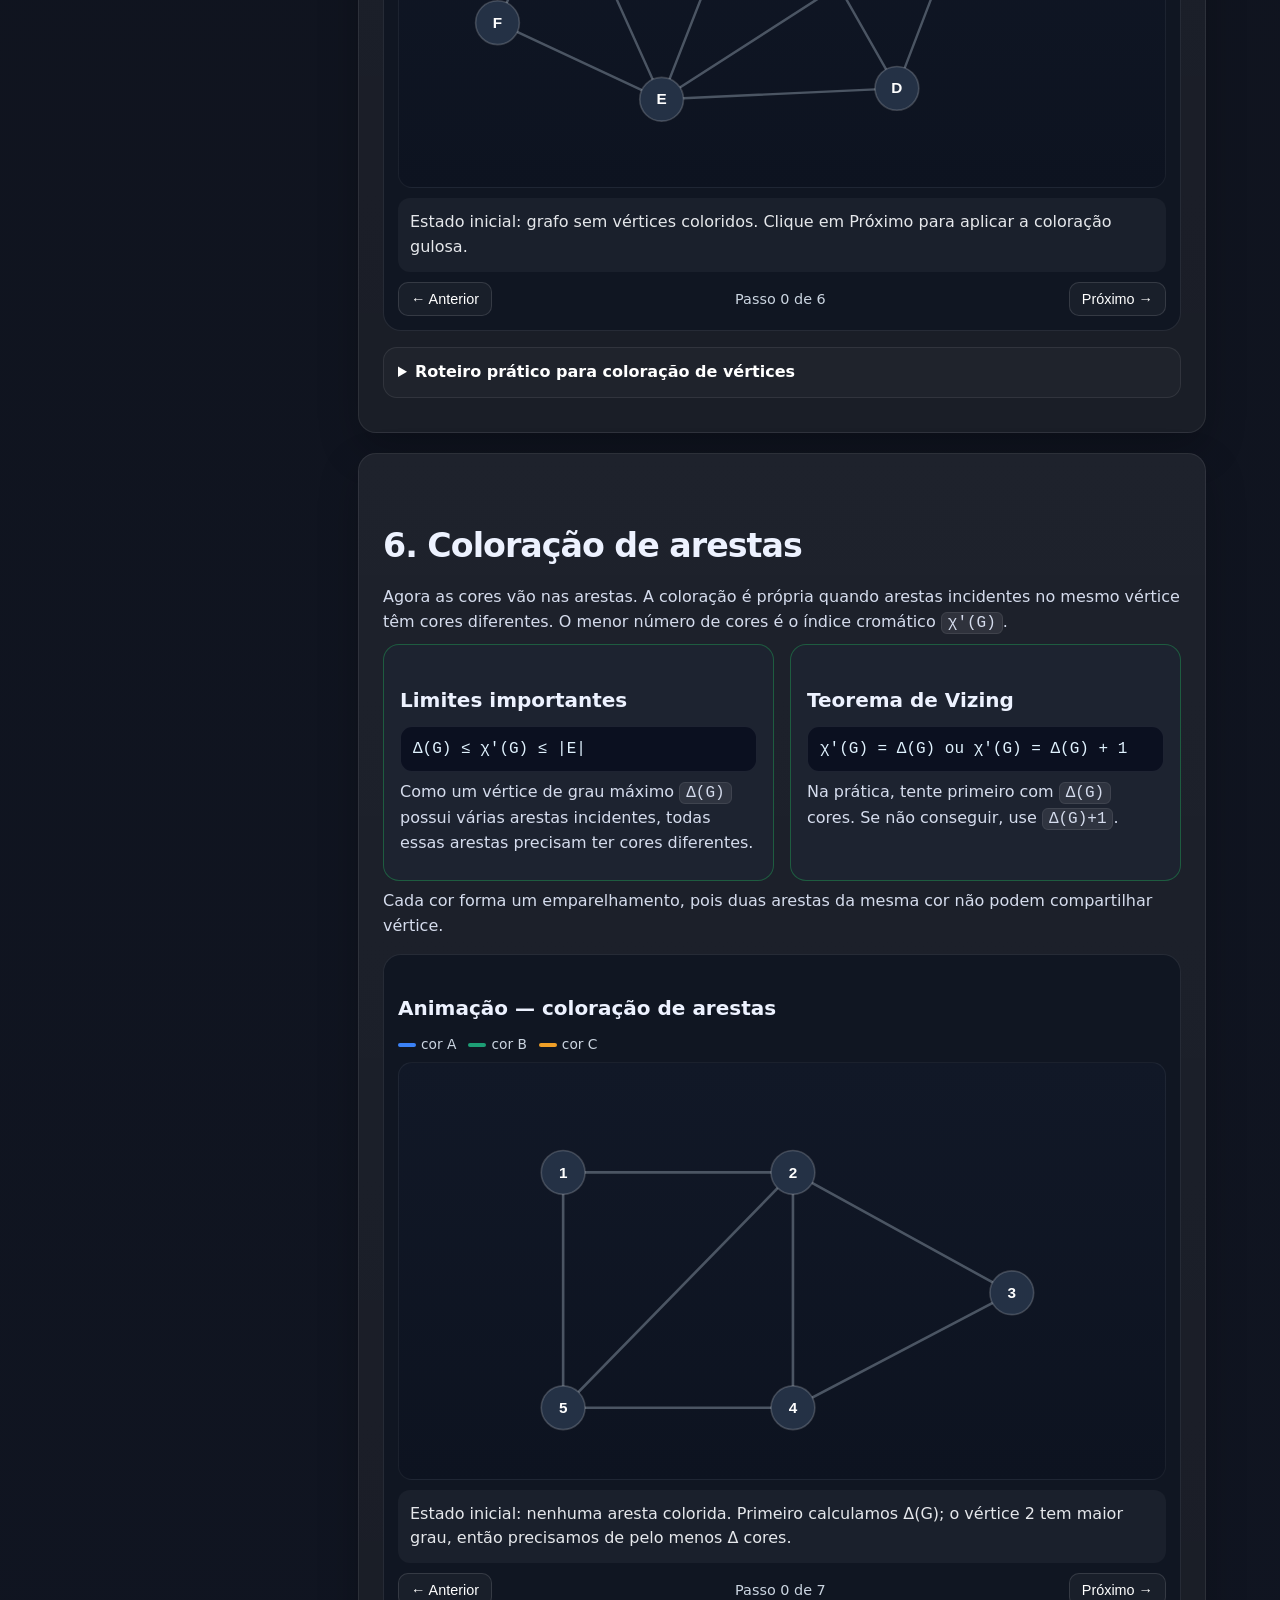
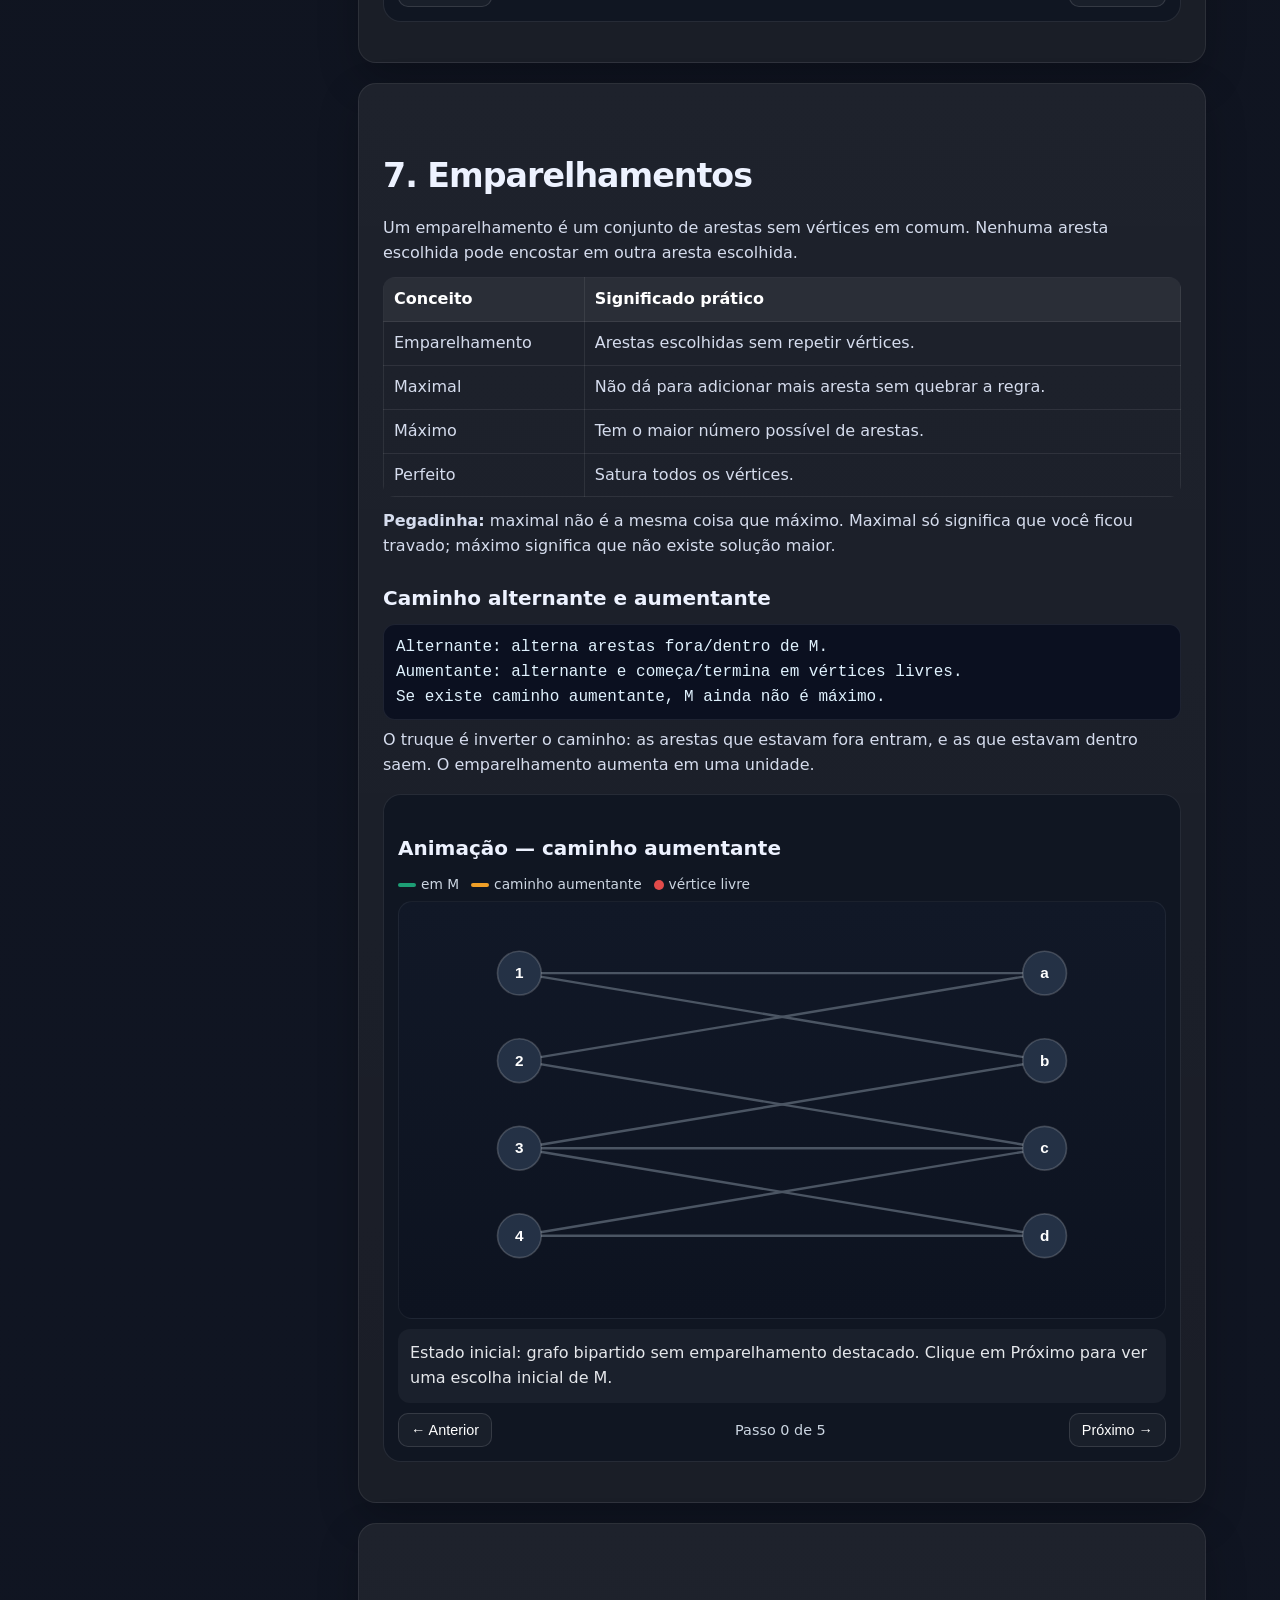
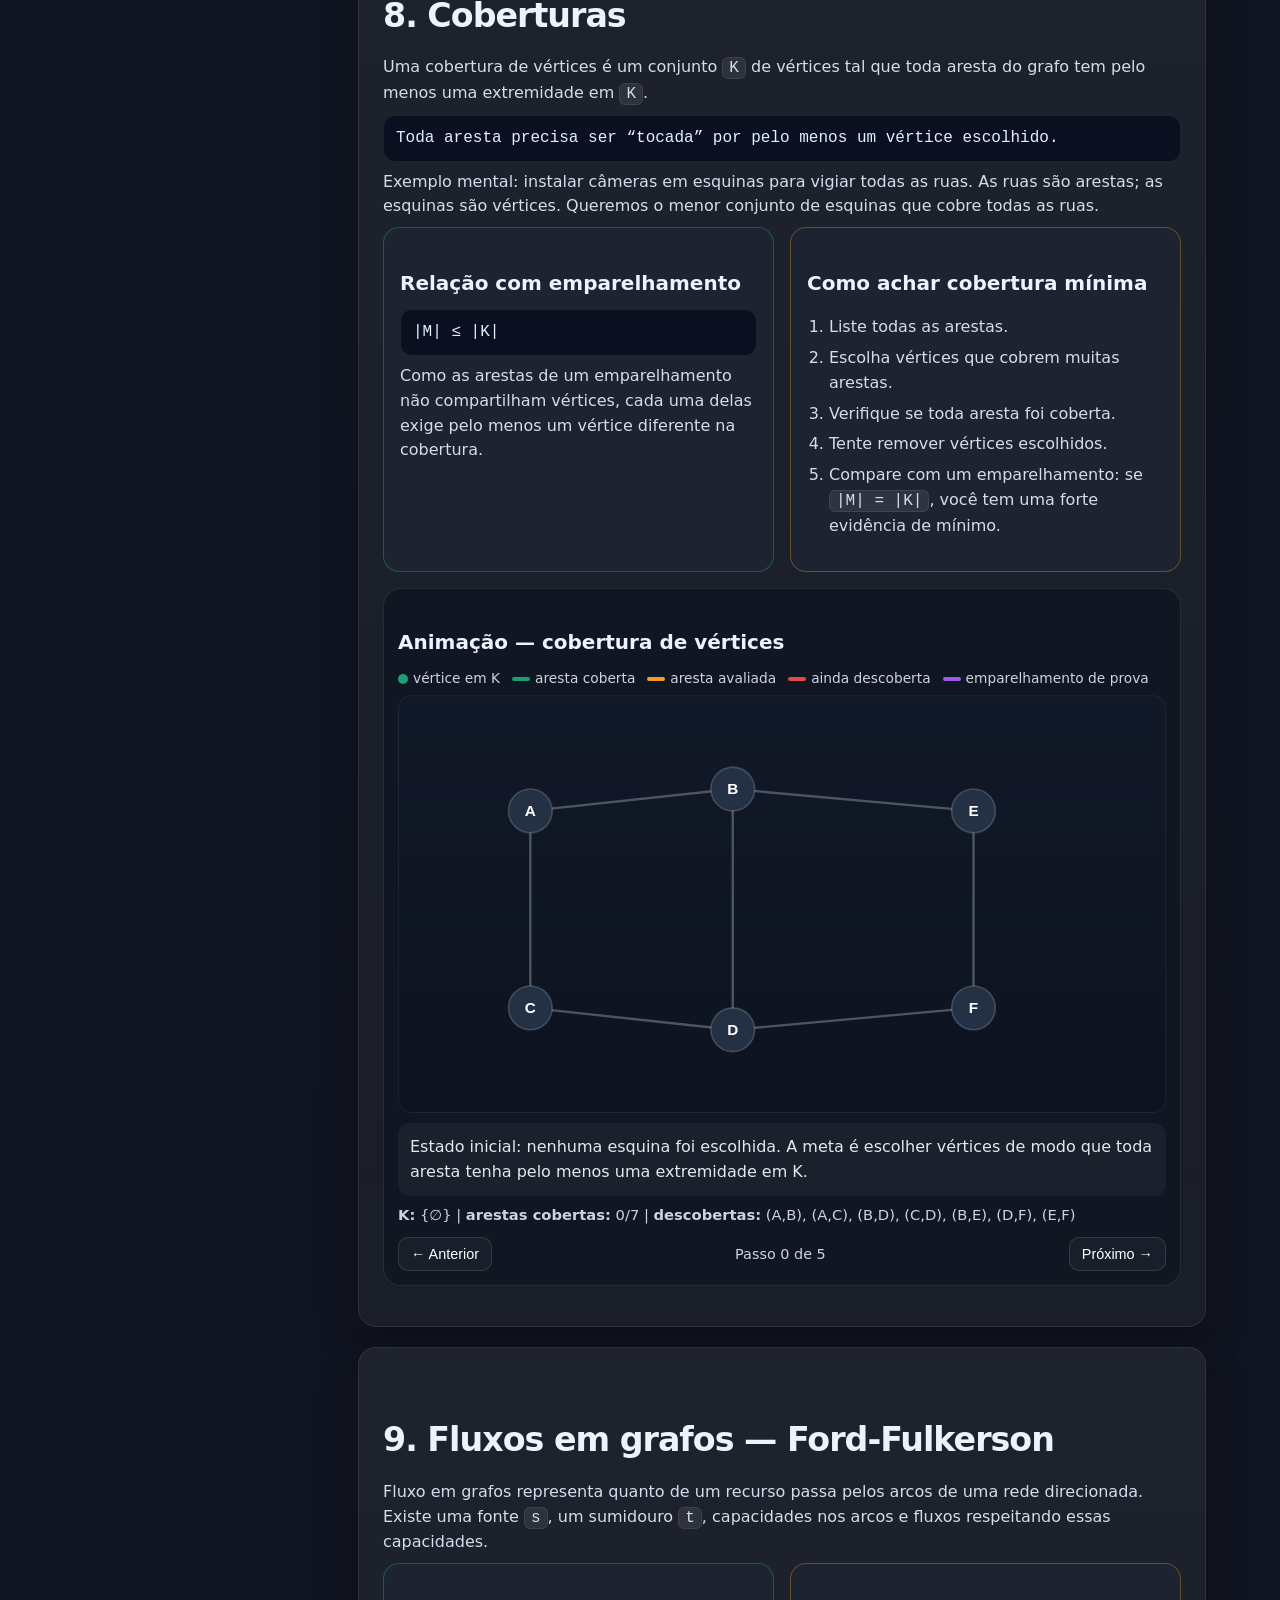
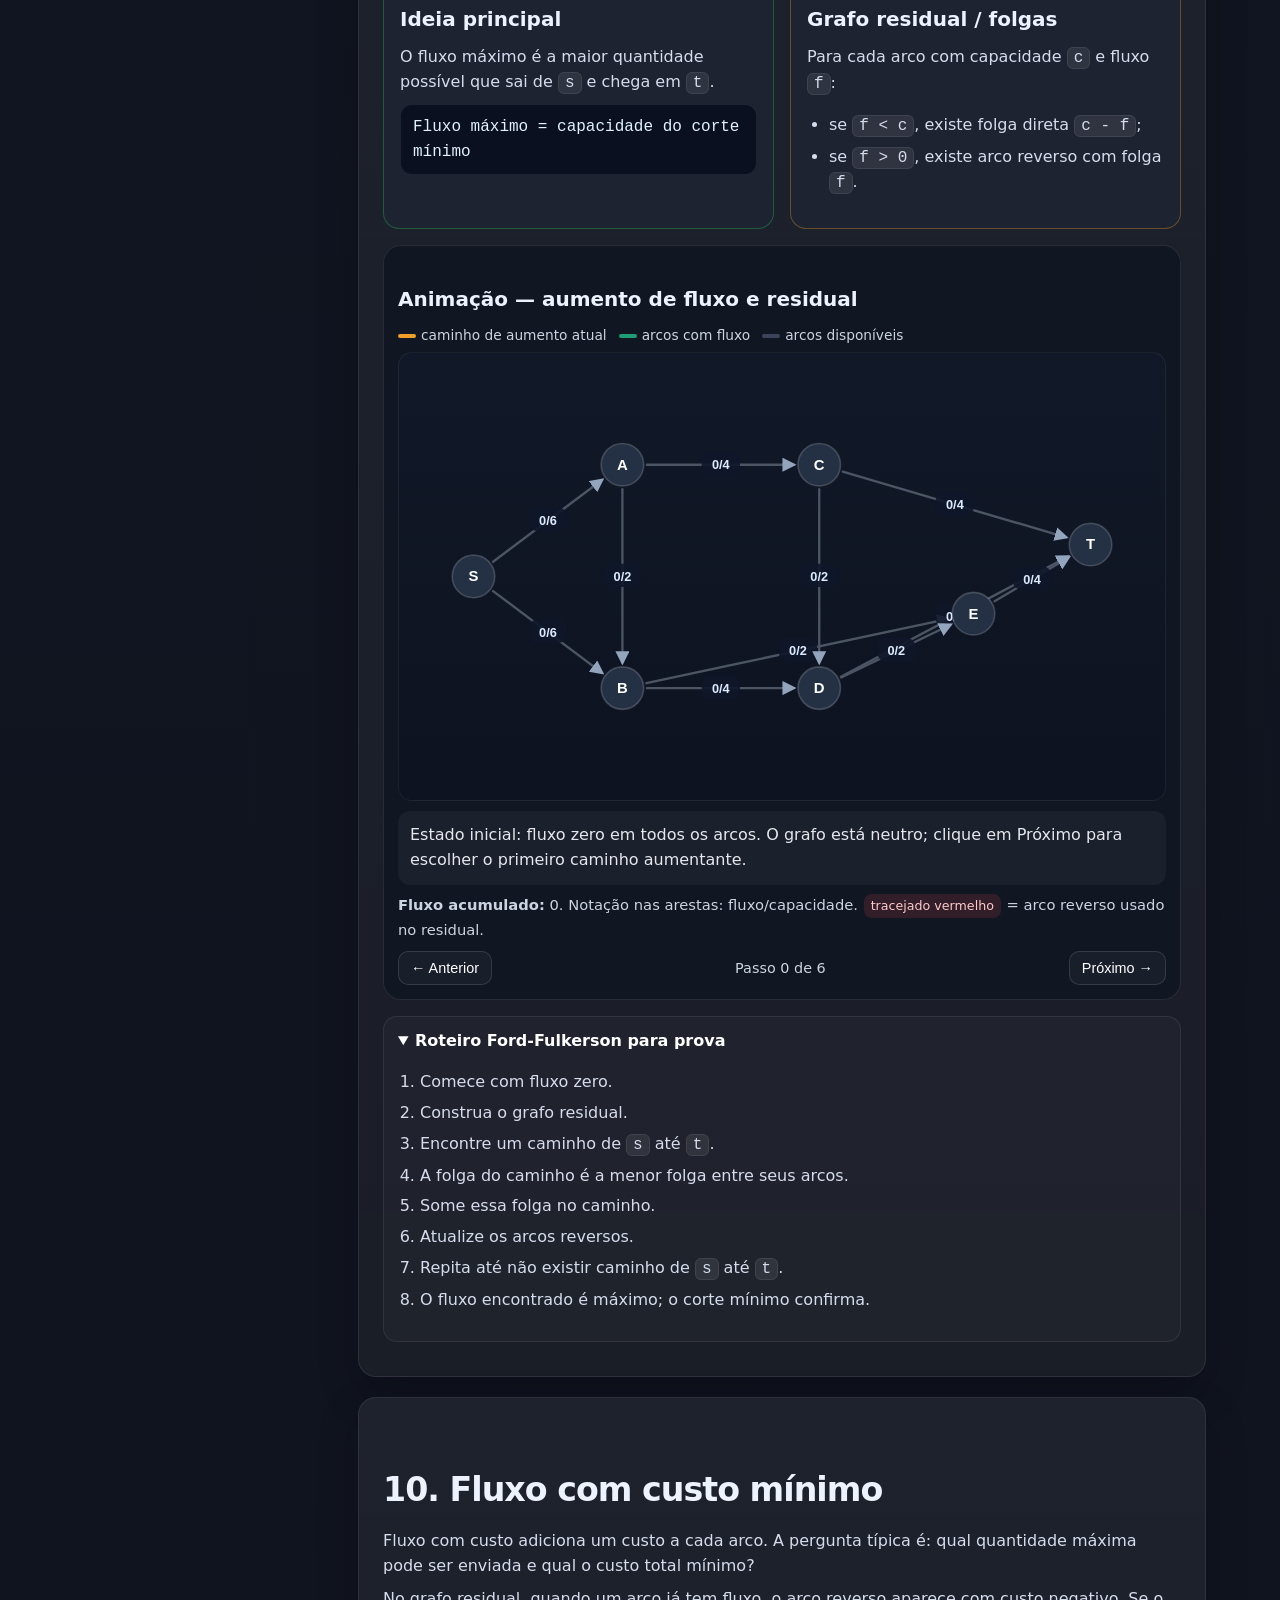
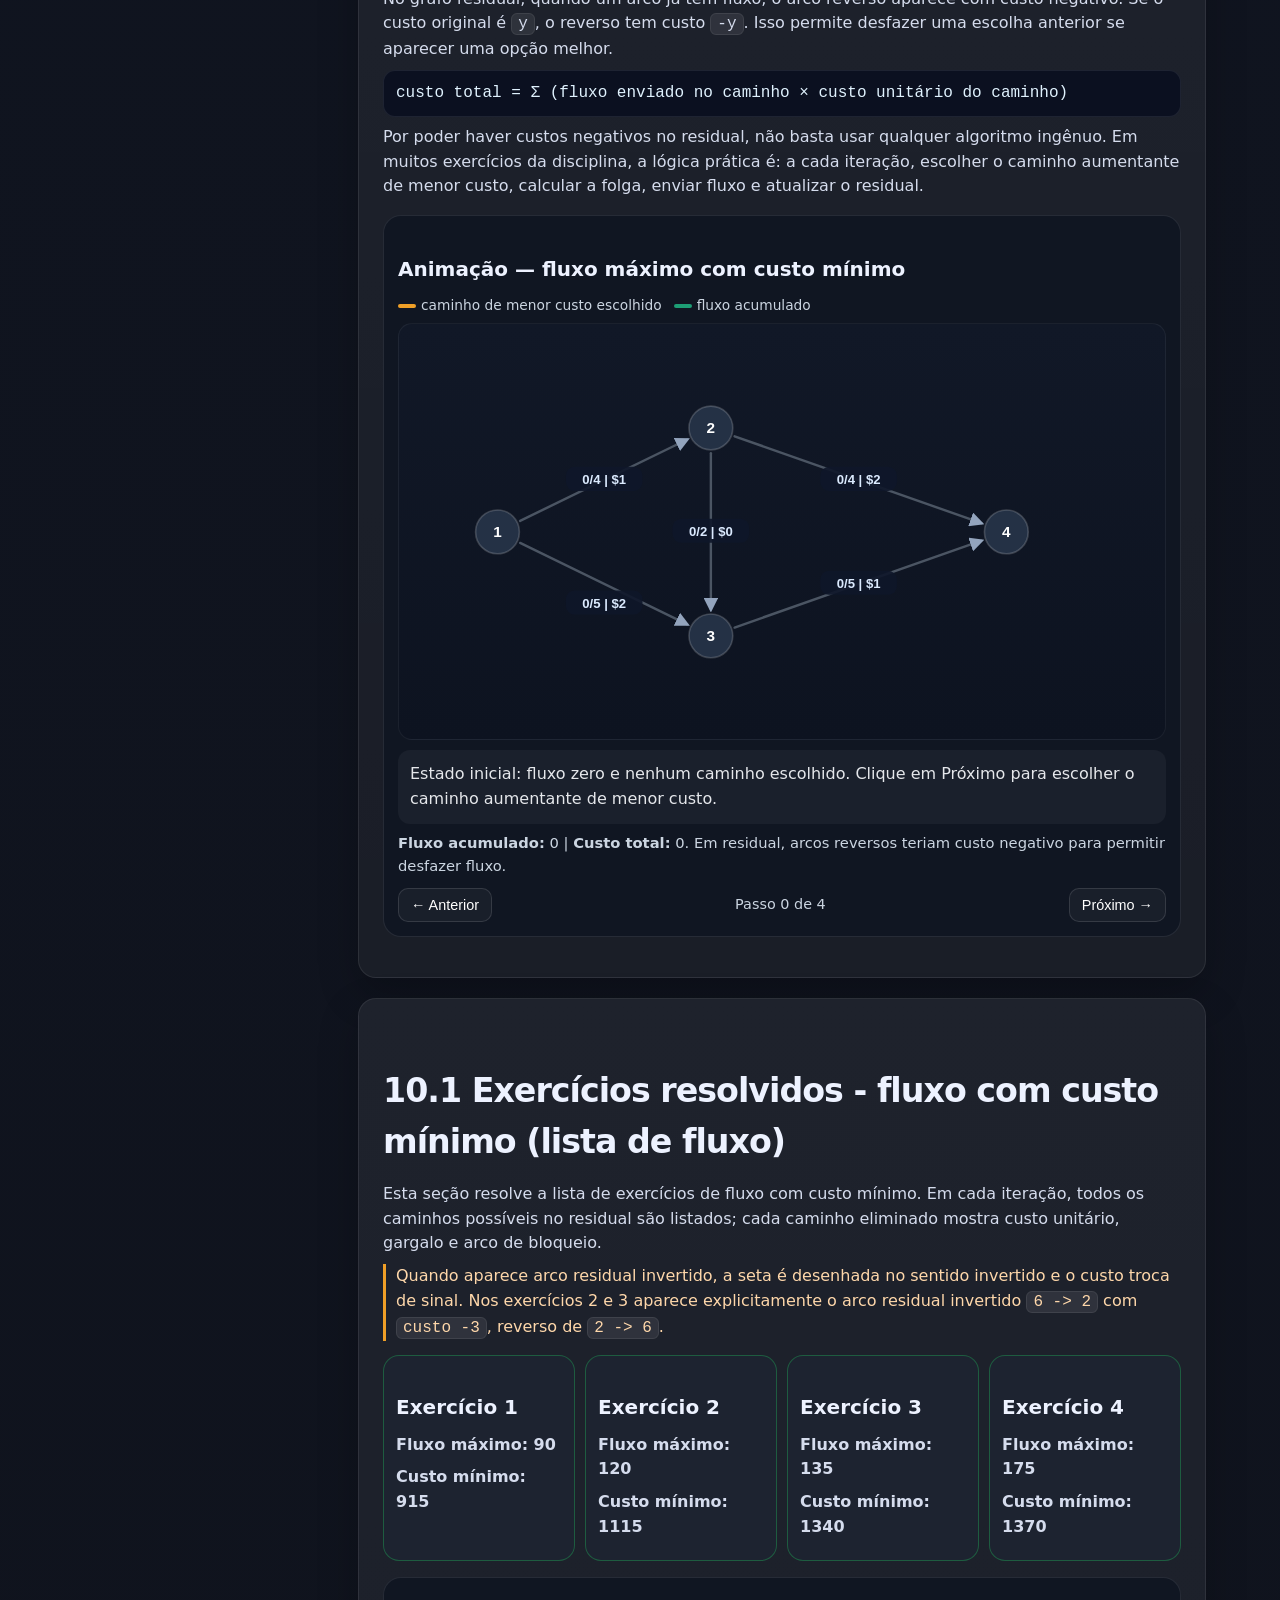
<file: teoria_grafos_n_2_guia_interativo.html>
<!doctype html>
<html lang="pt-BR">
<head>
  <meta charset="utf-8" />
  <meta name="viewport" content="width=device-width, initial-scale=1" />
  <link rel="icon" href="data:," />
  <title>Teoria dos Grafos — Guia Interativo Completo</title>
  <style>
    :root{
      --bg:#0f1117;--panel:#161a24;--panel2:#1d2330;--text:#edf2ff;--muted:#aeb8cc;--line:#3b4458;
      --green:#1D9E75;--blue:#3B82F6;--orange:#EF9F27;--red:#E24B4A;--purple:#9B5DE5;--yellow:#F5C542;
      --cyan:#06B6D4;--pink:#EC4899;--good:#22C55E;--bad:#EF4444;
      --shadow:0 16px 40px rgba(0,0,0,.22);--radius:18px;
    }
    *{box-sizing:border-box}
    body{margin:0;background:linear-gradient(180deg,#0f1117 0%,#101522 45%,#0f1117 100%);color:var(--text);font-family:Inter,system-ui,-apple-system,Segoe UI,Roboto,Arial,sans-serif;line-height:1.55}
    a{color:#93c5fd;text-decoration:none} a:hover{text-decoration:underline}
    .wrap{max-width:1180px;margin:0 auto;padding:24px}
    header{position:relative;overflow:hidden;border:1px solid rgba(255,255,255,.08);background:radial-gradient(circle at 15% 0%,rgba(59,130,246,.24),transparent 35%),radial-gradient(circle at 85% 20%,rgba(29,158,117,.18),transparent 32%),var(--panel);border-radius:28px;padding:34px;box-shadow:var(--shadow)}
    h1{font-size:clamp(2rem,4vw,4rem);line-height:1.05;margin:0 0 12px;letter-spacing:-.04em}
    h2{font-size:clamp(1.45rem,2.6vw,2.2rem);margin:42px 0 14px;letter-spacing:-.03em}
    h3{font-size:1.25rem;margin:24px 0 10px} h4{font-size:1.05rem;margin:18px 0 8px;color:#dbeafe}
    p{margin:8px 0;color:#d5dced}.lead{font-size:1.1rem;color:#cbd5e1;max-width:900px}.muted{color:var(--muted)}
    .pillbar{display:flex;gap:8px;flex-wrap:wrap;margin-top:18px}.pill{border:1px solid rgba(255,255,255,.1);background:rgba(255,255,255,.04);color:#dbeafe;padding:7px 12px;border-radius:999px;font-size:.88rem}
    .layout{display:grid;grid-template-columns:260px 1fr;gap:24px;align-items:start;margin-top:24px}
    nav{position:sticky;top:16px;border:1px solid rgba(255,255,255,.08);background:rgba(22,26,36,.88);backdrop-filter:blur(14px);border-radius:var(--radius);padding:14px;box-shadow:var(--shadow);max-height:calc(100vh - 32px);overflow:auto}
    nav strong{display:block;margin:6px 8px 10px;color:#fff} nav a{display:block;color:#cbd5e1;border-radius:12px;padding:8px 10px;font-size:.92rem;text-decoration:none} nav a:hover{background:rgba(255,255,255,.06);text-decoration:none;color:#fff}
    main{min-width:0}.section{border:1px solid rgba(255,255,255,.08);background:linear-gradient(180deg,rgba(255,255,255,.035),rgba(255,255,255,.015)),var(--panel);border-radius:var(--radius);padding:24px;margin-bottom:20px;box-shadow:var(--shadow)}
    .grid2{display:grid;grid-template-columns:repeat(2,minmax(0,1fr));gap:16px}.grid3{display:grid;grid-template-columns:repeat(3,minmax(0,1fr));gap:14px}
    .card{border:1px solid rgba(255,255,255,.08);background:var(--panel2);border-radius:16px;padding:16px}.card.good{border-color:rgba(34,197,94,.35)}.card.warn{border-color:rgba(239,159,39,.35)}.card.bad{border-color:rgba(226,75,74,.35)}
    .formula{font-family:ui-monospace,SFMono-Regular,Menlo,Consolas,monospace;background:#0b1020;border:1px solid rgba(255,255,255,.08);padding:10px 12px;border-radius:12px;color:#e0f2fe;overflow:auto}.formula b{color:#fff}
    ul,ol{padding-left:22px;color:#d5dced} li{margin:6px 0}.tag{display:inline-block;border-radius:8px;padding:2px 7px;margin:1px;background:rgba(59,130,246,.16);color:#bfdbfe;font-size:.86em}.tag.green{background:rgba(29,158,117,.16);color:#a7f3d0}.tag.orange{background:rgba(239,159,39,.16);color:#fed7aa}.tag.red{background:rgba(226,75,74,.16);color:#fecaca}.tag.purple{background:rgba(155,93,229,.18);color:#ddd6fe}
    table{border-collapse:collapse;width:100%;margin:12px 0;border-radius:12px;overflow:hidden}th,td{border:1px solid rgba(255,255,255,.08);padding:9px 10px;text-align:left;vertical-align:top}th{background:rgba(255,255,255,.06);color:#fff}td{color:#d5dced}
    details{border:1px solid rgba(255,255,255,.08);background:rgba(255,255,255,.025);border-radius:14px;padding:12px 14px;margin:10px 0} summary{cursor:pointer;color:#fff;font-weight:700}
    .interactive{border:1px solid rgba(255,255,255,.09);background:#101622;border-radius:18px;padding:14px;margin:16px 0}.controls{display:flex;gap:8px;flex-wrap:wrap;align-items:center;margin:8px 0 10px}.btn{border:1px solid rgba(255,255,255,.12);background:rgba(255,255,255,.04);color:#fff;border-radius:10px;padding:8px 12px;cursor:pointer;font-size:.9rem}.btn:hover{background:rgba(255,255,255,.08)}.btn.active{background:var(--green);border-color:var(--green)}.btn.blue.active{background:var(--blue);border-color:var(--blue)}
    .svgbox{width:100%;min-height:280px;border-radius:14px;background:linear-gradient(180deg,#111827,#0d1320);border:1px solid rgba(255,255,255,.06);overflow:hidden}.desc{background:rgba(255,255,255,.045);border-radius:12px;padding:12px;margin-top:10px;color:#e5e7eb}.state{font-size:.92rem;color:#cbd5e1;margin-top:8px}.legend{display:flex;gap:12px;flex-wrap:wrap;color:#cbd5e1;font-size:.86rem;margin:6px 0}.sw{display:inline-block;width:18px;height:4px;border-radius:999px;margin-right:5px;vertical-align:middle}.dot{display:inline-block;width:10px;height:10px;border-radius:50%;margin-right:5px;vertical-align:middle}
    .steps{display:flex;gap:8px;align-items:center;margin-top:10px}.steps span{flex:1;text-align:center;color:#cbd5e1;font-size:.9rem}
    .exercise-graph{min-height:420px;overflow:auto}.exercise-graph svg{min-width:760px}.static-graph{min-height:320px;margin:14px 0;overflow:auto}.static-graph svg{min-width:700px}.solution-summary{display:grid;grid-template-columns:repeat(4,minmax(0,1fr));gap:10px;margin:14px 0}.solution-summary .card{padding:12px}.candidate-panel{margin-top:14px;overflow-x:auto}.candidate-panel h4{margin-top:0}.candidate-table{font-size:.9rem;min-width:760px}.candidate-table td:first-child{white-space:nowrap}.candidate-table .chosen{background:rgba(29,158,117,.12)}.candidate-table .blocked{color:#fecaca}.path-note{border-left:3px solid var(--orange);padding-left:10px;color:#fed7aa}.flow-table{font-size:.88rem;min-width:620px}
    .mini{font-size:.92rem}.kbd{font-family:ui-monospace,SFMono-Regular,Menlo,Consolas,monospace;background:rgba(255,255,255,.08);border:1px solid rgba(255,255,255,.08);padding:1px 6px;border-radius:6px}.checklist li{list-style:'✓  ';padding-left:4px}.trap li{list-style:'⚠  ';padding-left:4px}
    @media (max-width:900px){.layout{grid-template-columns:1fr}nav{position:relative;top:0;max-height:none}.grid2,.grid3,.solution-summary{grid-template-columns:1fr}.wrap{padding:14px}header{padding:24px}.exercise-graph{min-height:360px}}
    @media print{body{background:#fff;color:#111}.wrap{max-width:none}.layout{display:block}nav,.controls,.steps{display:none}.section,header,.card,.interactive{box-shadow:none;background:#fff;color:#111;border-color:#ddd}.svgbox{background:#fff}.desc,.formula{background:#f3f4f6;color:#111}}
  </style>
</head>
<body>
  <div class="wrap">
    <header>
      <h1>Teoria dos Grafos — Guia Interativo Completo</h1>
      <p class="lead">Material organizado para estudar do jeito que cai em exercício: primeiro a teoria mínima, depois o procedimento prático, pegadinhas e animações apenas onde a visualização realmente ajuda.</p>
      <div class="pillbar">
        <span class="pill">Conectividade</span><span class="pill">Planares e k-partidos</span><span class="pill">Euler/Hamilton</span><span class="pill">Kruskal/Prim</span><span class="pill">Coloração</span><span class="pill">Emparelhamentos</span><span class="pill">Coberturas</span><span class="pill">Fluxos</span><span class="pill">Fluxo com custo</span>
      </div>
    </header>

    <div class="layout">
      <nav>
        <strong>Ordem de estudo</strong>
        <a href="#como-usar">0. Como usar este guia</a>
        <a href="#conceitos">1. Conceitos básicos e conectividade</a>
        <a href="#planares">2. Grafos planares e k-partidos</a>
        <a href="#percursos">3. Eulerianos e Hamiltonianos</a>
        <a href="#mst">4. Árvore geradora mínima</a>
        <a href="#coloracao-v">5. Coloração de vértices</a>
        <a href="#coloracao-a">6. Coloração de arestas</a>
        <a href="#matching">7. Emparelhamentos</a>
        <a href="#cobertura">8. Coberturas</a>
        <a href="#fluxo">9. Fluxo máximo</a>
        <a href="#custo">10. Fluxo com custo mínimo</a>
        <a href="#custo-exercicios">10.1 Lista de fluxo resolvida</a>
        <a href="#exercicios-n2">11. Exercícios N2 resolvidos</a>
        <a href="#resumo">12. Checklist final</a>
      </nav>

      <main>
        <section id="como-usar" class="section">
          <h2>0. Como usar este guia</h2>
          <div class="grid2">
            <div class="card good">
              <h3>Estratégia</h3>
              <p>Não tente decorar todos os conceitos de uma vez. Em grafos, o que mais resolve exercício é reconhecer o tipo de pergunta e aplicar o procedimento correto.</p>
              <ol>
                <li>Identifique o tema: coloração, árvore, fluxo, emparelhamento etc.</li>
                <li>Conte o que importa: vértices, arestas, graus, capacidades ou custos.</li>
                <li>Aplique o algoritmo ou critério.</li>
                <li>Justifique a resposta com uma regra objetiva.</li>
              </ol>
            </div>
            <div class="card warn">
              <h3>Quando há animação</h3>
              <p>As animações aparecem nos pontos em que o estado muda passo a passo: remoção de vértices, percursos, Kruskal/Prim, coloração, caminho aumentante e fluxo residual.</p>
              <p>Use os botões <span class="kbd">Anterior</span> e <span class="kbd">Próximo</span> para estudar como se estivesse resolvendo no papel.</p>
            </div>
          </div>
        </section>

        <section id="conceitos" class="section">
          <h2>1. Conceitos básicos, conectividade e grafos h-conexos</h2>
          <p>Este bloco é a base para praticamente todo o restante. A ideia central é entender como o grafo se comporta quando removemos vértices, arestas ou quando analisamos sua estrutura.</p>

          <div class="grid2">
            <div class="card">
              <h3>Dual direcional</h3>
              <p>Em um grafo orientado, o <b>dual direcional</b> inverte o sentido de todos os arcos. Se havia <span class="kbd">(x,y)</span>, no dual aparece <span class="kbd">(y,x)</span>.</p>
              <p><b>Prática:</b> para construir, mantenha os mesmos vértices e vire todas as setas.</p>
            </div>
            <div class="card">
              <h3>Grafo complementar</h3>
              <p>O complementar mantém os mesmos vértices, mas troca presença por ausência de arestas. Se dois vértices eram adjacentes em <span class="kbd">G</span>, não serão em <span class="kbd">Ḡ</span>; se não eram, passam a ser.</p>
              <p><b>Prática:</b> liste todos os pares possíveis e retire os pares que já existem em <span class="kbd">G</span>.</p>
            </div>
            <div class="card">
              <h3>Grafo regular</h3>
              <p>Um grafo não orientado é <b>k-regular</b> quando todo vértice tem grau <span class="kbd">k</span>. Se <span class="kbd">k = 3</span>, é um grafo cúbico.</p>
              <p><b>Prática:</b> calcule o grau de cada vértice; se todos forem iguais, é regular.</p>
            </div>
            <div class="card">
              <h3>Conectividade</h3>
              <p>A conectividade <span class="kbd">k(G)</span> é o menor número de vértices cuja remoção desconecta o grafo ou o reduz a um único vértice.</p>
              <p><b>Prática:</b> teste remover 1 vértice; se não der, teste pares; depois trios.</p>
            </div>
          </div>

          <h3>Subconjunto de articulação e h-conexidade</h3>
          <div class="formula">S é subconjunto de articulação se remover S torna G desconexo.<br>G é h-conexo se k(G) ≥ h.<br>Também: G é h-conexo ⇔ entre todo par de vértices existem pelo menos h caminhos internamente disjuntos.</div>
          <p><b>Caminhos internamente disjuntos</b> podem ter os mesmos extremos, mas não compartilham vértices internos. Isso aparece quando o exercício pede robustez do grafo.</p>

          <div class="interactive">
            <h3>Animação — remoção de vértices e conectividade</h3>
            <div class="legend"><span><span class="dot" style="background:var(--blue)"></span>componente principal</span><span><span class="dot" style="background:var(--orange)"></span>vértice removido</span><span><span class="dot" style="background:var(--red)"></span>componente separada</span></div>
            <div id="connSvg" class="svgbox"></div>
            <div id="connDesc" class="desc"></div>
            <div class="steps"><button class="btn" onclick="stepConn(-1)">← Anterior</button><span id="connCount"></span><button class="btn" onclick="stepConn(1)">Próximo →</button></div>
          </div>

          <details open>
            <summary>Roteiro de prova para conectividade</summary>
            <ol>
              <li>Veja se o grafo original é conexo. Se já não for, a conectividade usual não é tratada como nos exercícios de grafos conexos.</li>
              <li>Procure vértice de articulação: remova mentalmente um vértice e veja se separa o grafo.</li>
              <li>Se existir um vértice que desconecta, então <span class="kbd">k(G)=1</span>.</li>
              <li>Se nenhum vértice sozinho desconecta, teste pares.</li>
              <li>O menor tamanho de conjunto que desconecta é o valor de <span class="kbd">k(G)</span>.</li>
              <li>O grafo é <span class="kbd">h</span>-conexo para todo <span class="kbd">h ≤ k(G)</span>.</li>
            </ol>
          </details>
        </section>

        <section id="planares" class="section">
          <h2>2. Grafos planares e k-partidos</h2>
          <p>Um grafo é <b>planar</b> se pode ser desenhado no plano sem cruzamento de arestas. Cuidado: um desenho com cruzamentos não prova que o grafo não é planar; talvez exista outro desenho sem cruzamentos.</p>

          <div class="grid2">
            <div class="card good">
              <h3>Fórmula de Euler</h3>
              <div class="formula">n - m + r = 2</div>
              <p>Vale para grafo simples, conexo e planar. Aqui:</p>
              <ul>
                <li><span class="kbd">n</span>: número de vértices;</li>
                <li><span class="kbd">m</span>: número de arestas;</li>
                <li><span class="kbd">r</span>: número de regiões, incluindo a região externa.</li>
              </ul>
            </div>
            <div class="card warn">
              <h3>Como resolver exercício</h3>
              <ol>
                <li>Conte vértices e arestas.</li>
                <li>Tente redesenhar sem cruzamentos.</li>
                <li>Conte as regiões fechadas e a região externa.</li>
                <li>Substitua em <span class="kbd">n - m + r = 2</span>.</li>
                <li>Se a conta não fechar para um desenho supostamente planar, revise a contagem de regiões.</li>
              </ol>
            </div>
          </div>

          <h3>Grafos k-partidos</h3>
          <p>Um grafo é <b>k-partido</b> quando os vértices podem ser divididos em <span class="kbd">k</span> conjuntos independentes. Dentro de um mesmo conjunto não pode haver aresta. Arestas só podem aparecer entre conjuntos diferentes.</p>
          <div class="formula">P = {V₁, V₂, ..., Vₖ}, com Vᵢ ∩ Vⱼ = ∅ e sem adjacência dentro de Vᵢ.</div>
          <p><b>Bipartido</b> é o caso especial com 2 partes. Na prática, é parecido com tentar colorir os vértices usando apenas duas cores.</p>
          <details>
            <summary>Roteiro de prova para k-partido</summary>
            <ol>
              <li>Escolha um vértice e coloque no conjunto A.</li>
              <li>Todos os vizinhos dele devem ir para B.</li>
              <li>Todos os vizinhos dos vértices de B devem voltar para A.</li>
              <li>Se aparecer uma aresta dentro do mesmo conjunto, não é bipartido.</li>
              <li>Se não der com 2 partes, tente 3 ou mais, dependendo da pergunta.</li>
            </ol>
          </details>
        </section>

        <section id="percursos" class="section">
          <h2>3. Percursos abrangentes — Eulerianos e Hamiltonianos</h2>
          <p>Percurso abrangente é um percurso que usa todos os vértices ou todas as arestas. Os dois tipos mais importantes são:</p>
          <table>
            <thead><tr><th>Tipo</th><th>O que precisa usar?</th><th>Regra prática</th></tr></thead>
            <tbody>
              <tr><td>Euleriano</td><td>Todas as arestas uma única vez</td><td>Olhe os graus dos vértices.</td></tr>
              <tr><td>Hamiltoniano</td><td>Todos os vértices uma única vez</td><td>Tente montar um ciclo/caminho passando por todos.</td></tr>
            </tbody>
          </table>

          <div class="grid2">
            <div class="card good">
              <h3>Euleriano — regra dos graus</h3>
              <ul>
                <li>Todos os vértices pares → circuito euleriano.</li>
                <li>Exatamente 2 vértices ímpares → caminho euleriano aberto.</li>
                <li>Mais de 2 vértices ímpares → não existe percurso euleriano usando todas as arestas uma vez.</li>
              </ul>
            </div>
            <div class="card warn">
              <h3>Hamiltoniano — cuidado</h3>
              <p>O exercício geralmente pede encontrar ou verificar um ciclo. Teoremas como Dirac/Ore são condições suficientes, mas não necessárias.</p>
              <p>Se o grafo não satisfaz o teorema, isso não prova sozinho que ele não é hamiltoniano.</p>
            </div>
          </div>

          <div class="interactive">
            <h3>Animação — Euleriano x Hamiltoniano</h3>
            <div class="controls"><button id="trailEuler" class="btn active" onclick="setTrail('euler')">Percurso Euleriano</button><button id="trailHam" class="btn blue" onclick="setTrail('ham')">Ciclo Hamiltoniano</button></div>
            <div class="legend"><span><span class="sw" style="background:var(--orange)"></span>passo atual</span><span><span class="sw" style="background:var(--green)"></span>já usado</span></div>
            <div id="trailSvg" class="svgbox"></div>
            <div id="trailDesc" class="desc"></div>
            <div class="steps"><button class="btn" onclick="stepTrail(-1)">← Anterior</button><span id="trailCount"></span><button class="btn" onclick="stepTrail(1)">Próximo →</button></div>
          </div>
        </section>

        <section id="mst" class="section">
          <h2>4. Árvore geradora de custo mínimo — Kruskal e Prim</h2>
          <p>Uma árvore é conexa e não possui ciclos. Se o grafo tem <span class="kbd">n</span> vértices, uma árvore geradora usa todos os vértices e tem exatamente <span class="kbd">n - 1</span> arestas.</p>
          <p>A árvore geradora de custo mínimo, também chamada APCM, escolhe as arestas de menor custo total possível mantendo todos os vértices conectados e sem formar ciclo.</p>

          <div class="grid2">
            <div class="card good">
              <h3>Kruskal</h3>
              <p>Ordena todas as arestas por peso crescente. Vai escolhendo a menor aresta disponível, desde que ela não forme ciclo. Para quando tiver <span class="kbd">n - 1</span> arestas.</p>
              <div class="formula">Kruskal = menor aresta global + teste de ciclo</div>
            </div>
            <div class="card good">
              <h3>Prim</h3>
              <p>Começa em um vértice. Mantém um conjunto <span class="kbd">T</span> de vértices já alcançados. A cada passo, escolhe a menor aresta entre <span class="kbd">T</span> e <span class="kbd">V - T</span>.</p>
              <div class="formula">Prim = menor aresta que sai da árvore atual</div>
            </div>
          </div>

          <div class="interactive">
            <h3>Animação — Kruskal e Prim no mesmo grafo</h3>
            <div class="controls"><button id="mstK" class="btn active" onclick="setMST('k')">Kruskal</button><button id="mstP" class="btn blue" onclick="setMST('p')">Prim</button></div>
            <div class="legend" id="mstLegend"></div>
            <div id="mstSvg" class="svgbox"></div>
            <div id="mstDesc" class="desc"></div>
            <div id="mstState" class="state"></div>
            <div class="steps"><button class="btn" onclick="stepMST(-1)">← Anterior</button><span id="mstCount"></span><button class="btn" onclick="stepMST(1)">Próximo →</button></div>
          </div>

          <details open>
            <summary>Como responder no papel</summary>
            <ol>
              <li>Mostre a lista de arestas com pesos.</li>
              <li>Em Kruskal, ordene por peso crescente.</li>
              <li>Marque arestas aceitas e rejeitadas por ciclo.</li>
              <li>Em Prim, mantenha a tabela com <span class="kbd">T</span>, <span class="kbd">V-T</span>, aresta escolhida e custo acumulado.</li>
              <li>Finalize quando houver <span class="kbd">n-1</span> arestas ou quando todos os vértices estiverem em <span class="kbd">T</span>.</li>
            </ol>
          </details>
        </section>

        <section id="coloracao-v" class="section">
          <h2>5. Coloração de vértices</h2>
          <p>Colorir vértices significa atribuir cores aos vértices de modo que dois vértices adjacentes não tenham a mesma cor. Uma <b>k-coloração</b> usa <span class="kbd">k</span> cores. O menor <span class="kbd">k</span> possível é o número cromático <span class="kbd">χ(G)</span>.</p>
          <div class="formula">χ(G) = menor número de cores para colorir os vértices sem conflito.</div>
          <p>A aplicação clássica é agendamento de provas: cada prova é um vértice; se algum aluno faz duas provas, elas recebem uma aresta e não podem ocorrer no mesmo dia. O número cromático vira o número mínimo de dias.</p>
          <p>Também aparece o Teorema das 4 cores: todo grafo planar pode ser colorido com no máximo 4 cores. Em mapas, regiões vizinhas não podem ter a mesma cor.</p>

          <div class="interactive">
            <h3>Animação — coloração gulosa de vértices</h3>
            <div class="legend"><span><span class="dot" style="background:var(--blue)"></span>cor 1</span><span><span class="dot" style="background:var(--green)"></span>cor 2</span><span><span class="dot" style="background:var(--orange)"></span>cor 3</span><span><span class="dot" style="background:var(--purple)"></span>cor 4</span></div>
            <div id="vcolorSvg" class="svgbox"></div>
            <div id="vcolorDesc" class="desc"></div>
            <div class="steps"><button class="btn" onclick="stepVColor(-1)">← Anterior</button><span id="vcolorCount"></span><button class="btn" onclick="stepVColor(1)">Próximo →</button></div>
          </div>

          <details>
            <summary>Roteiro prático para coloração de vértices</summary>
            <ol>
              <li>Procure cliques: um triângulo exige pelo menos 3 cores; um <span class="kbd">K₄</span> exige 4.</li>
              <li>Colora os vértices mais restritivos primeiro, geralmente os de maior grau.</li>
              <li>Para cada vértice, use a menor cor que não aparece em seus vizinhos já coloridos.</li>
              <li>No fim, verifique aresta por aresta se há conflito.</li>
              <li>Para provar que o número é mínimo, aponte uma clique ou explique a impossibilidade com menos cores.</li>
            </ol>
          </details>
        </section>

        <section id="coloracao-a" class="section">
          <h2>6. Coloração de arestas</h2>
          <p>Agora as cores vão nas arestas. A coloração é própria quando arestas incidentes no mesmo vértice têm cores diferentes. O menor número de cores é o índice cromático <span class="kbd">χ'(G)</span>.</p>
          <div class="grid2">
            <div class="card good">
              <h3>Limites importantes</h3>
              <div class="formula">Δ(G) ≤ χ'(G) ≤ |E|</div>
              <p>Como um vértice de grau máximo <span class="kbd">Δ(G)</span> possui várias arestas incidentes, todas essas arestas precisam ter cores diferentes.</p>
            </div>
            <div class="card good">
              <h3>Teorema de Vizing</h3>
              <div class="formula">χ'(G) = Δ(G) ou χ'(G) = Δ(G) + 1</div>
              <p>Na prática, tente primeiro com <span class="kbd">Δ(G)</span> cores. Se não conseguir, use <span class="kbd">Δ(G)+1</span>.</p>
            </div>
          </div>
          <p>Cada cor forma um emparelhamento, pois duas arestas da mesma cor não podem compartilhar vértice.</p>

          <div class="interactive">
            <h3>Animação — coloração de arestas</h3>
            <div class="legend"><span><span class="sw" style="background:var(--blue)"></span>cor A</span><span><span class="sw" style="background:var(--green)"></span>cor B</span><span><span class="sw" style="background:var(--orange)"></span>cor C</span></div>
            <div id="ecolorSvg" class="svgbox"></div>
            <div id="ecolorDesc" class="desc"></div>
            <div class="steps"><button class="btn" onclick="stepEColor(-1)">← Anterior</button><span id="ecolorCount"></span><button class="btn" onclick="stepEColor(1)">Próximo →</button></div>
          </div>
        </section>

        <section id="matching" class="section">
          <h2>7. Emparelhamentos</h2>
          <p>Um emparelhamento é um conjunto de arestas sem vértices em comum. Nenhuma aresta escolhida pode encostar em outra aresta escolhida.</p>
          <table>
            <thead><tr><th>Conceito</th><th>Significado prático</th></tr></thead>
            <tbody>
              <tr><td>Emparelhamento</td><td>Arestas escolhidas sem repetir vértices.</td></tr>
              <tr><td>Maximal</td><td>Não dá para adicionar mais aresta sem quebrar a regra.</td></tr>
              <tr><td>Máximo</td><td>Tem o maior número possível de arestas.</td></tr>
              <tr><td>Perfeito</td><td>Satura todos os vértices.</td></tr>
            </tbody>
          </table>
          <p><b>Pegadinha:</b> maximal não é a mesma coisa que máximo. Maximal só significa que você ficou travado; máximo significa que não existe solução maior.</p>

          <h3>Caminho alternante e aumentante</h3>
          <div class="formula">Alternante: alterna arestas fora/dentro de M.<br>Aumentante: alternante e começa/termina em vértices livres.<br>Se existe caminho aumentante, M ainda não é máximo.</div>
          <p>O truque é inverter o caminho: as arestas que estavam fora entram, e as que estavam dentro saem. O emparelhamento aumenta em uma unidade.</p>

          <div class="interactive">
            <h3>Animação — caminho aumentante</h3>
            <div class="legend"><span><span class="sw" style="background:var(--green)"></span>em M</span><span><span class="sw" style="background:var(--orange)"></span>caminho aumentante</span><span><span class="dot" style="background:var(--red)"></span>vértice livre</span></div>
            <div id="matchSvg" class="svgbox"></div>
            <div id="matchDesc" class="desc"></div>
            <div class="steps"><button class="btn" onclick="stepMatch(-1)">← Anterior</button><span id="matchCount"></span><button class="btn" onclick="stepMatch(1)">Próximo →</button></div>
          </div>
        </section>

        <section id="cobertura" class="section">
          <h2>8. Coberturas</h2>
          <p>Uma cobertura de vértices é um conjunto <span class="kbd">K</span> de vértices tal que toda aresta do grafo tem pelo menos uma extremidade em <span class="kbd">K</span>.</p>
          <div class="formula">Toda aresta precisa ser “tocada” por pelo menos um vértice escolhido.</div>
          <p>Exemplo mental: instalar câmeras em esquinas para vigiar todas as ruas. As ruas são arestas; as esquinas são vértices. Queremos o menor conjunto de esquinas que cobre todas as ruas.</p>
          <div class="grid2">
            <div class="card good">
              <h3>Relação com emparelhamento</h3>
              <div class="formula">|M| ≤ |K|</div>
              <p>Como as arestas de um emparelhamento não compartilham vértices, cada uma delas exige pelo menos um vértice diferente na cobertura.</p>
            </div>
            <div class="card warn">
              <h3>Como achar cobertura mínima</h3>
              <ol>
                <li>Liste todas as arestas.</li>
                <li>Escolha vértices que cobrem muitas arestas.</li>
                <li>Verifique se toda aresta foi coberta.</li>
                <li>Tente remover vértices escolhidos.</li>
                <li>Compare com um emparelhamento: se <span class="kbd">|M| = |K|</span>, você tem uma forte evidência de mínimo.</li>
              </ol>
            </div>
          </div>

          <div class="interactive">
            <h3>Animação — cobertura de vértices</h3>
            <div class="legend"><span><span class="dot" style="background:var(--green)"></span>vértice em K</span><span><span class="sw" style="background:var(--green)"></span>aresta coberta</span><span><span class="sw" style="background:var(--orange)"></span>aresta avaliada</span><span><span class="sw" style="background:var(--red)"></span>ainda descoberta</span><span><span class="sw" style="background:var(--purple)"></span>emparelhamento de prova</span></div>
            <div id="coverSvg" class="svgbox"></div>
            <div id="coverDesc" class="desc"></div>
            <div id="coverState" class="state"></div>
            <div class="steps"><button class="btn" onclick="stepCover(-1)">← Anterior</button><span id="coverCount"></span><button class="btn" onclick="stepCover(1)">Próximo →</button></div>
          </div>
        </section>

        <section id="fluxo" class="section">
          <h2>9. Fluxos em grafos — Ford-Fulkerson</h2>
          <p>Fluxo em grafos representa quanto de um recurso passa pelos arcos de uma rede direcionada. Existe uma fonte <span class="kbd">s</span>, um sumidouro <span class="kbd">t</span>, capacidades nos arcos e fluxos respeitando essas capacidades.</p>
          <div class="grid2">
            <div class="card good">
              <h3>Ideia principal</h3>
              <p>O fluxo máximo é a maior quantidade possível que sai de <span class="kbd">s</span> e chega em <span class="kbd">t</span>.</p>
              <div class="formula">Fluxo máximo = capacidade do corte mínimo</div>
            </div>
            <div class="card warn">
              <h3>Grafo residual / folgas</h3>
              <p>Para cada arco com capacidade <span class="kbd">c</span> e fluxo <span class="kbd">f</span>:</p>
              <ul>
                <li>se <span class="kbd">f &lt; c</span>, existe folga direta <span class="kbd">c - f</span>;</li>
                <li>se <span class="kbd">f &gt; 0</span>, existe arco reverso com folga <span class="kbd">f</span>.</li>
              </ul>
            </div>
          </div>

          <div class="interactive">
            <h3>Animação — aumento de fluxo e residual</h3>
            <div class="legend"><span><span class="sw" style="background:var(--orange)"></span>caminho de aumento atual</span><span><span class="sw" style="background:var(--green)"></span>arcos com fluxo</span><span><span class="sw" style="background:var(--line)"></span>arcos disponíveis</span></div>
            <div id="flowSvg" class="svgbox"></div>
            <div id="flowDesc" class="desc"></div>
            <div id="flowState" class="state"></div>
            <div class="steps"><button class="btn" onclick="stepFlow(-1)">← Anterior</button><span id="flowCount"></span><button class="btn" onclick="stepFlow(1)">Próximo →</button></div>
          </div>

          <details open>
            <summary>Roteiro Ford-Fulkerson para prova</summary>
            <ol>
              <li>Comece com fluxo zero.</li>
              <li>Construa o grafo residual.</li>
              <li>Encontre um caminho de <span class="kbd">s</span> até <span class="kbd">t</span>.</li>
              <li>A folga do caminho é a menor folga entre seus arcos.</li>
              <li>Some essa folga no caminho.</li>
              <li>Atualize os arcos reversos.</li>
              <li>Repita até não existir caminho de <span class="kbd">s</span> até <span class="kbd">t</span>.</li>
              <li>O fluxo encontrado é máximo; o corte mínimo confirma.</li>
            </ol>
          </details>
        </section>

        <section id="custo" class="section">
          <h2>10. Fluxo com custo mínimo</h2>
          <p>Fluxo com custo adiciona um custo a cada arco. A pergunta típica é: qual quantidade máxima pode ser enviada e qual o custo total mínimo?</p>
          <p>No grafo residual, quando um arco já tem fluxo, o arco reverso aparece com custo negativo. Se o custo original é <span class="kbd">y</span>, o reverso tem custo <span class="kbd">-y</span>. Isso permite desfazer uma escolha anterior se aparecer uma opção melhor.</p>
          <div class="formula">custo total = Σ (fluxo enviado no caminho × custo unitário do caminho)</div>
          <p>Por poder haver custos negativos no residual, não basta usar qualquer algoritmo ingênuo. Em muitos exercícios da disciplina, a lógica prática é: a cada iteração, escolher o caminho aumentante de menor custo, calcular a folga, enviar fluxo e atualizar o residual.</p>

          <div class="interactive">
            <h3>Animação — fluxo máximo com custo mínimo</h3>
            <div class="legend"><span><span class="sw" style="background:var(--orange)"></span>caminho de menor custo escolhido</span><span><span class="sw" style="background:var(--green)"></span>fluxo acumulado</span></div>
            <div id="costSvg" class="svgbox"></div>
            <div id="costDesc" class="desc"></div>
            <div id="costState" class="state"></div>
            <div class="steps"><button class="btn" onclick="stepCost(-1)">← Anterior</button><span id="costCount"></span><button class="btn" onclick="stepCost(1)">Próximo →</button></div>
          </div>
        </section>

        <section id="custo-exercicios" class="section">
          <h2>10.1 Exercícios resolvidos - fluxo com custo mínimo (lista de fluxo)</h2>
          <p>Esta seção resolve a lista de exercícios de fluxo com custo mínimo. Em cada iteração, todos os caminhos possíveis no residual são listados; cada caminho eliminado mostra custo unitário, gargalo e arco de bloqueio.</p>
          <p class="path-note">Quando aparece arco residual invertido, a seta é desenhada no sentido invertido e o custo troca de sinal. Nos exercícios 2 e 3 aparece explicitamente o arco residual invertido <span class="kbd">6 -> 2</span> com <span class="kbd">custo -3</span>, reverso de <span class="kbd">2 -> 6</span>.</p>

          <div class="solution-summary">
            <div class="card good"><h3>Exercício 1</h3><p><b>Fluxo máximo: 90</b></p><p><b>Custo mínimo: 915</b></p></div>
            <div class="card good"><h3>Exercício 2</h3><p><b>Fluxo máximo: 120</b></p><p><b>Custo mínimo: 1115</b></p></div>
            <div class="card good"><h3>Exercício 3</h3><p><b>Fluxo máximo: 135</b></p><p><b>Custo mínimo: 1340</b></p></div>
            <div class="card good"><h3>Exercício 4</h3><p><b>Fluxo máximo: 175</b></p><p><b>Custo mínimo: 1370</b></p></div>
          </div>

          <div class="interactive">
            <h3>Resolução passo a passo</h3>
            <div id="minCostExerciseTabs" class="controls"></div>
            <div class="legend">
              <span><span class="sw" style="background:var(--orange)"></span>caminho escolhido</span>
              <span><span class="sw" style="background:var(--green)"></span>fluxo já enviado</span>
              <span><span class="sw" style="background:var(--red)"></span>arco residual invertido</span>
              <span><span class="sw" style="background:var(--line)"></span>caminho eliminado da iteração</span>
            </div>
            <div id="minCostExerciseSvg" class="svgbox exercise-graph"></div>
            <div id="minCostExerciseDesc" class="desc"></div>
            <div id="minCostExerciseState" class="state"></div>
            <div class="steps"><button class="btn" onclick="stepMinCostExercise(-1)">← Anterior</button><span id="minCostExerciseCount"></span><button class="btn" onclick="stepMinCostExercise(1)">Próximo →</button></div>
            <div id="minCostExerciseCandidates" class="candidate-panel"></div>
            <div id="minCostExerciseFinal" class="candidate-panel"></div>
          </div>
        </section>

        <section id="exercicios-n2" class="section">
          <h2>11. Exercícios N2 resolvidos</h2>
          <p>Esta seção reúne as resoluções detalhadas das quatro questões enviadas. A leitura comum entre elas é: transforme a matriz em grafo, identifique o tipo de problema e justifique a resposta com a propriedade estrutural correta.</p>

          <div class="card good">
            <h3>Questão 1 — Segurança dos centros de treinamento</h3>
            <p><b>Modelo:</b> coloração de vértices. Cada centro é um vértice; uma aresta indica que dois centros não podem ficar no mesmo turno.</p>
            <div class="legend"><span><span class="dot" style="background:#3B82F6"></span>Turno 1</span><span><span class="dot" style="background:#1D9E75"></span>Turno 2</span><span><span class="dot" style="background:#EF9F27"></span>Turno 3</span><span><span class="dot" style="background:#9B5DE5"></span>Turno 4</span></div>
            <div id="n2Q1Graph" class="svgbox static-graph"></div>
            <p>A matriz gera, entre outras arestas, o subgrafo induzido pelos vértices <span class="kbd">{1,2,3,4}</span>. Nele existem todas as arestas possíveis:</p>
            <div class="formula">{1-2, 1-3, 1-4, 2-3, 2-4, 3-4}</div>
            <p>Logo, <span class="kbd">G[{1,2,3,4}] = K4</span>. Como todo vértice de uma clique precisa receber cor diferente, qualquer cronograma precisa de pelo menos 4 turnos:</p>
            <div class="formula">χ(G) ≥ ω(G) ≥ 4</div>
            <p>Agora basta exibir uma coloração válida com exatamente 4 turnos. Uma distribuição mínima é:</p>
            <table>
              <thead><tr><th>Turno</th><th>Centros alocados</th><th>Verificação</th></tr></thead>
              <tbody>
                <tr><td>Turno 1</td><td>1 e 5</td><td>Não há aresta 1-5.</td></tr>
                <tr><td>Turno 2</td><td>2 e 6</td><td>Não há aresta 2-6.</td></tr>
                <tr><td>Turno 3</td><td>3 e 7</td><td>Não há aresta 3-7.</td></tr>
                <tr><td>Turno 4</td><td>4 e 8</td><td>Não há aresta 4-8.</td></tr>
              </tbody>
            </table>
            <p><b>Conclusão:</b> o número mínimo de turnos é <span class="kbd">4</span>. O limite inferior vem da clique <span class="kbd">K4</span>, e a tabela prova que 4 turnos são suficientes.</p>
          </div>

          <div class="card warn">
            <h3>Questão 2 — Iluminação temática das barracas</h3>
            <p><b>Modelo:</b> bipartição/2-coloração de vértices. As duas modalidades de lâmpadas funcionam como duas cores; barracas ligadas por cabo precisam ficar em grupos diferentes.</p>
            <div class="legend"><span><span class="sw" style="background:var(--orange)"></span>ciclo ímpar original</span><span><span class="sw" style="background:var(--red)"></span>nova ligação 1-3</span><span><span class="sw" style="background:var(--line)"></span>aresta fora do ciclo</span></div>
            <div id="n2Q2Graph" class="svgbox static-graph"></div>
            <p>Pela matriz, aparece o ciclo:</p>
            <div class="formula">1 - 5 - 9 - 4 - 8 - 3 - 7 - 2 - 6 - 1</div>
            <p>Esse ciclo usa 9 arestas. Portanto, é um ciclo ímpar <span class="kbd">C9</span>. Um grafo é bipartido se, e somente se, não possui ciclo ímpar. Como há um ciclo ímpar, não existe distribuição com apenas duas modalidades de lâmpadas.</p>
            <table>
              <thead><tr><th>Item</th><th>Resposta</th><th>Justificativa</th></tr></thead>
              <tbody>
                <tr><td>(a)</td><td>Não é possível.</td><td>A estrutura contém o ciclo ímpar <span class="kbd">C9</span>, então o grafo não é bipartido.</td></tr>
                <tr><td>(b)</td><td>Também não é possível após adicionar a aresta 1-3.</td><td>Adicionar aresta não remove o <span class="kbd">C9</span> já existente. Além disso, a nova aresta cria outro ciclo ímpar: <span class="kbd">1 - 3 - 7 - 2 - 6 - 1</span>, de tamanho 5.</td></tr>
              </tbody>
            </table>
            <p><b>Conclusão:</b> a prefeitura não consegue usar somente duas modalidades de lâmpadas sem violar a restrição, nem no grafo original nem após a ligação direta entre as barracas 1 e 3.</p>
          </div>

          <div class="card good">
            <h3>Questão 3 — Rede central de distribuição de som</h3>
            <p><b>Modelo:</b> árvore geradora mínima. É preciso conectar todos os 6 pontos com o menor comprimento total de cabo, sem circuitos fechados.</p>
            <div class="legend"><span><span class="sw" style="background:var(--green)"></span>arestas escolhidas na AGM</span><span><span class="sw" style="background:var(--line)"></span>arestas descartadas</span></div>
            <div id="n2Q3Graph" class="svgbox static-graph"></div>
            <p>Aplicando Kruskal, ordenamos as conexões viáveis por peso e escolhemos apenas as que não fecham ciclo:</p>
            <table>
              <thead><tr><th>Ordem</th><th>Aresta</th><th>Peso</th><th>Decisão</th><th>Motivo</th></tr></thead>
              <tbody>
                <tr><td>1</td><td>1-3</td><td>1</td><td>Seleciona</td><td>É a menor aresta e conecta dois componentes distintos.</td></tr>
                <tr><td>2</td><td>2-6</td><td>2</td><td>Seleciona</td><td>Conecta dois componentes distintos.</td></tr>
                <tr><td>3</td><td>2-5</td><td>3</td><td>Seleciona</td><td>Inclui o ponto 5 sem formar ciclo.</td></tr>
                <tr><td>4</td><td>4-6</td><td>4</td><td>Seleciona</td><td>Inclui o ponto 4 no componente de 2 e 6.</td></tr>
                <tr><td>5</td><td>1-4</td><td>5</td><td>Seleciona</td><td>Une os dois componentes restantes.</td></tr>
              </tbody>
            </table>
            <p>Uma topologia ótima é:</p>
            <div class="formula">{1-3, 2-6, 2-5, 4-6, 1-4}</div>
            <p>O comprimento total mínimo é:</p>
            <div class="formula">1 + 2 + 3 + 4 + 5 = 15 metros</div>
            <p>Como o problema tem <span class="kbd">n = 6</span> vértices, uma árvore geradora deve ter exatamente <span class="kbd">n - 1 = 5</span> arestas. A solução encontrada tem 5 arestas, conecta todos os pontos e não possui ciclo. Portanto, é uma árvore geradora. Como Kruskal sempre escolhe a menor aresta segura em cada etapa, pela propriedade do corte a árvore obtida tem custo mínimo.</p>
            <p><b>Conclusão:</b> o menor gasto total é <span class="kbd">15 metros</span>. Existem empates possíveis nas arestas de peso 5, então pode haver mais de uma árvore geradora mínima com o mesmo custo.</p>
          </div>

          <div class="card warn">
            <h3>Questão 4 — Tabela de jogos da Supercopa das Nações</h3>
            <p><b>Modelo:</b> coloração de arestas. Cada partida é uma aresta; partidas incidentes no mesmo vértice não podem ocorrer no mesmo dia, pois uma seleção não joga duas vezes no mesmo dia.</p>
            <div class="legend"><span><span class="sw" style="background:#3B82F6"></span>Dia 1</span><span><span class="sw" style="background:#1D9E75"></span>Dia 2</span><span><span class="sw" style="background:#EF9F27"></span>Dia 3</span><span><span class="sw" style="background:#9B5DE5"></span>Dia 4</span></div>
            <div id="n2Q4Graph" class="svgbox static-graph"></div>
            <p>Os graus dos vértices são:</p>
            <table>
              <thead><tr><th>Seleção</th><th>Adversários</th><th>Grau</th></tr></thead>
              <tbody>
                <tr><td>1</td><td>2, 3, 4</td><td>3</td></tr>
                <tr><td>2</td><td>1, 3, 5, 6</td><td>4</td></tr>
                <tr><td>3</td><td>1, 2, 4, 5</td><td>4</td></tr>
                <tr><td>4</td><td>1, 3, 5, 6</td><td>4</td></tr>
                <tr><td>5</td><td>2, 3, 4, 6</td><td>4</td></tr>
                <tr><td>6</td><td>2, 4, 5</td><td>3</td></tr>
              </tbody>
            </table>
            <p>O grau máximo é <span class="kbd">Δ(G)=4</span>. Esse é um limite inferior físico: uma seleção com 4 jogos precisa de pelo menos 4 dias, pois só pode jogar uma vez por dia.</p>
            <div class="formula">χ'(G) ≥ Δ(G) = 4</div>
            <p>Um cronograma válido com exatamente 4 dias é:</p>
            <table>
              <thead><tr><th>Dia</th><th>Partidas</th><th>Checagem</th></tr></thead>
              <tbody>
                <tr><td>Dia 1</td><td>1-4, 2-3, 5-6</td><td>Nenhuma seleção se repete.</td></tr>
                <tr><td>Dia 2</td><td>2-5, 3-4</td><td>Nenhuma seleção se repete.</td></tr>
                <tr><td>Dia 3</td><td>1-2, 3-5, 4-6</td><td>Nenhuma seleção se repete.</td></tr>
                <tr><td>Dia 4</td><td>1-3, 2-6, 4-5</td><td>Nenhuma seleção se repete.</td></tr>
              </tbody>
            </table>
            <p>Como há uma coloração de arestas com 4 cores e já foi provado que menos de 4 dias é impossível, temos:</p>
            <div class="formula">χ'(G) = 4</div>
            <p><b>Conclusão:</b> o número mínimo de dias é <span class="kbd">4</span>. Como o índice cromático é igual ao grau máximo, o grafo é de <b>Classe 1</b> na classificação de coloração de arestas.</p>
          </div>
        </section>

        <section id="resumo" class="section">
          <h2>12. Checklist final para resolver exercícios</h2>
          <div class="grid2">
            <div class="card good">
              <h3>Quando aparecer...</h3>
              <ul class="checklist">
                <li><b>“sem cruzar arestas”</b>: planaridade e fórmula de Euler.</li>
                <li><b>“menor número de cores nos vértices”</b>: número cromático.</li>
                <li><b>“menor número de cores nas arestas”</b>: índice cromático e grau máximo.</li>
                <li><b>“conectar todos com menor custo”</b>: árvore geradora mínima.</li>
                <li><b>“maior quantidade que sai de s e chega em t”</b>: fluxo máximo.</li>
                <li><b>“maior fluxo com menor custo”</b>: fluxo com custo mínimo.</li>
                <li><b>“pares sem repetir vértice”</b>: emparelhamento.</li>
                <li><b>“vértices que cobrem todas as arestas”</b>: cobertura.</li>
              </ul>
            </div>
            <div class="card bad">
              <h3>Pegadinhas frequentes</h3>
              <ul class="trap">
                <li>Desenho com cruzamento não significa automaticamente não planar.</li>
                <li>Maximal não é máximo em emparelhamento.</li>
                <li>Kruskal não pode formar ciclo, mesmo que a aresta seja barata.</li>
                <li>Prim escolhe menor aresta saindo de T, não a menor global do grafo.</li>
                <li>No residual, arco reverso existe quando já existe fluxo positivo.</li>
                <li>Em fluxo com custo, arco reverso tem custo negativo.</li>
                <li>Teoremas de Hamilton são suficientes, não necessários.</li>
                <li>Em coloração de arestas, arestas incidentes não podem repetir cor.</li>
              </ul>
            </div>
          </div>
        </section>
      </main>
    </div>
  </div>

<script>
const SVG='http://www.w3.org/2000/svg';
function mk(t,a){const e=document.createElementNS(SVG,t);for(const[k,v]of Object.entries(a))e.setAttribute(k,v);return e}
function setHtml(id,html){document.getElementById(id).innerHTML=html}
function hasEdge(list,u,v){return list.some(e=>(String(e[0])===String(u)&&String(e[1])===String(v))||(String(e[0])===String(v)&&String(e[1])===String(u)))}
function hasDirected(list,u,v){return list.some(e=>String(e[0])===String(u)&&String(e[1])===String(v))}
function key(u,v){return u<v?u+'-'+v:v+'-'+u}
function svgStart(id,view='0 0 700 380'){const box=document.getElementById(id);box.innerHTML='';const s=mk('svg',{viewBox:view,width:'100%',height:'100%',style:'display:block;min-height:280px'});box.appendChild(s);return s}
function drawNode(svg,n,x,y,opt={}){const fill=opt.fill||'#1f2937',stroke=opt.stroke||'rgba(255,255,255,.18)',r=opt.r||20;svg.appendChild(mk('circle',{cx:x,cy:y,r,fill,stroke,'stroke-width':opt.sw||1.5}));const t=mk('text',{x,y:y+1,'text-anchor':'middle','dominant-baseline':'middle',fill:opt.text||'#fff','font-size':opt.fs||14,'font-weight':700,'font-family':'Inter,Arial'});t.textContent=n;svg.appendChild(t)}
function drawLine(svg,p1,p2,opt={}){svg.appendChild(mk('line',{x1:p1.x,y1:p1.y,x2:p2.x,y2:p2.y,stroke:opt.stroke||'#3b4458','stroke-width':opt.sw||2,'stroke-linecap':'round','stroke-dasharray':opt.dash||'none',opacity:opt.opacity||1}))}
function drawEdgeLabel(svg,p1,p2,text,opt={}){const x=(p1.x+p2.x)/2+(opt.dx||0),y=(p1.y+p2.y)/2+(opt.dy||0);const w=Math.max(36,String(text).length*7+14);const bg=mk('rect',{x:x-w/2,y:y-12,width:w,height:22,rx:8,fill:'#0f172a',opacity:.9});svg.appendChild(bg);const t=mk('text',{x,y:y+1,'text-anchor':'middle','dominant-baseline':'middle',fill:opt.fill||'#dbeafe','font-size':12,'font-weight':700,'font-family':'Inter,Arial'});t.textContent=text;svg.appendChild(t)}
function ensureArrow(svg){let defs=svg.querySelector('defs');if(!defs){defs=mk('defs',{});svg.appendChild(defs)} if(!svg.querySelector('#arrow')){const m=mk('marker',{id:'arrow',viewBox:'0 0 10 10',refX:8,refY:5,markerWidth:6,markerHeight:6,orient:'auto-start-reverse'});const p=mk('path',{d:'M 0 0 L 10 5 L 0 10 z',fill:'#93a4bd'});m.appendChild(p);defs.appendChild(m)} if(!svg.querySelector('#arrowOrange')){const m=mk('marker',{id:'arrowOrange',viewBox:'0 0 10 10',refX:8,refY:5,markerWidth:6,markerHeight:6,orient:'auto-start-reverse'});const p=mk('path',{d:'M 0 0 L 10 5 L 0 10 z',fill:'#EF9F27'});m.appendChild(p);defs.appendChild(m)} if(!svg.querySelector('#arrowRed')){const m=mk('marker',{id:'arrowRed',viewBox:'0 0 10 10',refX:8,refY:5,markerWidth:6,markerHeight:6,orient:'auto-start-reverse'});const p=mk('path',{d:'M 0 0 L 10 5 L 0 10 z',fill:'#E24B4A'});m.appendChild(p);defs.appendChild(m)}}
function drawArrow(svg,p1,p2,opt={}){ensureArrow(svg);const dx=p2.x-p1.x,dy=p2.y-p1.y,len=Math.max(1,Math.hypot(dx,dy)),r1=opt.r1||23,r2=opt.r2||24;const x1=p1.x+dx/len*r1,y1=p1.y+dy/len*r1,x2=p2.x-dx/len*r2,y2=p2.y-dy/len*r2;const marker=opt.marker||'url(#arrow)';svg.appendChild(mk('line',{x1,y1,x2,y2,stroke:opt.stroke||'#3b4458','stroke-width':opt.sw||2,'stroke-linecap':'round','marker-end':marker,'stroke-dasharray':opt.dash||'none',opacity:opt.opacity||1}))}
function fKey(u,v){return u+'-'+v}

// 1. Conectividade
const connN={1:{x:95,y:185},2:{x:190,y:95},3:{x:190,y:275},4:{x:315,y:185},5:{x:455,y:95},6:{x:455,y:275},7:{x:595,y:185}};
const connE=[[1,2],[1,3],[2,3],[2,4],[3,4],[4,5],[4,6],[5,6],[5,7],[6,7]];
const connSteps=[
  {neutral:true,rem:[],d:'Estado inicial: o grafo aparece sem ação aplicada. Clique em Próximo para começar o teste de conectividade.',c:'Nenhum vértice foi removido ainda.'},
  {rem:[],d:'Primeiro verificamos o grafo original: todos os vértices estão conectados. Ainda existe caminho entre qualquer par de vértices.',c:'Teste inicial: G é conexo.'},
  {rem:[4],d:'Removendo o vértice 4, o grafo se separa em duas componentes: {1,2,3} e {5,6,7}.',c:'Como um único vértice desconecta o grafo, 4 é vértice de articulação e k(G)=1.'},
  {rem:[2],d:'Removendo apenas o vértice 2, o grafo continua conectado: 1 ainda chega ao restante por 3 e 4.',c:'Nem todo vértice é articulação. O valor k(G) considera o menor conjunto que desconecta.'},
  {rem:[5,6],d:'Removendo {5,6}, o vértice 7 fica isolado do restante.',c:'{5,6} também é um subconjunto de articulação, mas não é mínimo porque já encontramos {4}.'}
];let connI=0;
function drawConn(){const st=connSteps[connI],svg=svgStart('connSvg');connE.forEach(([u,v])=>{const removed=st.rem.includes(u)||st.rem.includes(v);let stroke='#4b5563',dash='none',opacity=1;if(removed){stroke='#374151';dash='6 5';opacity=.35}else if(!st.neutral&&connI===2&&u>=5&&v>=5)stroke='#E24B4A';drawLine(svg,connN[u],connN[v],{stroke,sw:2.5,dash,opacity})});Object.entries(connN).forEach(([id,p])=>{id=+id;let fill='#243145';if(!st.neutral){fill='#3B82F6';if(st.rem.includes(id))fill='#EF9F27';else if(connI===2&&id>=5)fill='#E24B4A'}drawNode(svg,id,p.x,p.y,{fill})});setHtml('connDesc',st.d+'<br><b>'+st.c+'</b>');setHtml('connCount',`Passo ${connI} de ${connSteps.length-1}`)}
function stepConn(d){connI=Math.max(0,Math.min(connSteps.length-1,connI+d));drawConn()}

// 3. Euler/Hamilton
const trailN={a:{x:350,y:62},b:{x:555,y:155},c:{x:475,y:315},d:{x:225,y:315},e:{x:145,y:155}};
const trailE=[['a','b'],['a','c'],['a','d'],['a','e'],['b','c'],['b','d'],['b','e'],['c','d'],['c','e'],['d','e']];
const paths={euler:[['a','b'],['b','c'],['c','d'],['d','e'],['e','a'],['a','c'],['c','e'],['e','b'],['b','d'],['d','a']],ham:[['a','b'],['b','c'],['c','d'],['d','e'],['e','a']]};
let trailMode='euler',trailI=0;
function setTrail(m){trailMode=m;trailI=0;document.getElementById('trailEuler').classList.toggle('active',m==='euler');document.getElementById('trailHam').classList.toggle('active',m==='ham');drawTrail()}
function drawTrail(){const svg=svgStart('trailSvg');const seq=paths[trailMode];trailE.forEach(([u,v])=>{let used=false,cur=false;for(let i=0;i<trailI&&i<seq.length;i++){if(hasEdge([seq[i]],u,v)){used=true;if(i===trailI-1)cur=true}}drawLine(svg,trailN[u],trailN[v],{stroke:cur?'#EF9F27':used?'#1D9E75':'#4b5563',sw:cur?5:used?4:2.2})});Object.entries(trailN).forEach(([id,p])=>drawNode(svg,id,p.x,p.y,{fill:'#243145'}));const label=trailMode==='euler'?'Euleriano: a ideia é usar todas as arestas uma única vez.':'Hamiltoniano: a ideia é usar todos os vértices uma única vez e voltar ao início.';const pathText=trailI===0?'nenhum trecho usado ainda':seq.slice(0,trailI).map(e=>e.join('→')).join(' | ');setHtml('trailDesc',trailI===0?'Estado inicial: grafo sem percurso destacado. Clique em Próximo para iniciar.<br><b>Modo:</b> '+label:label+'<br><b>Trecho destacado:</b> '+pathText);setHtml('trailCount',`Passo ${trailI} de ${seq.length}`)}
function stepTrail(d){const max=paths[trailMode].length;trailI=Math.max(0,Math.min(max,trailI+d));drawTrail()}

// 4. MST Kruskal / Prim
const mstN={1:{x:90,y:190},2:{x:210,y:70},3:{x:385,y:60},4:{x:560,y:105},5:{x:540,y:235},6:{x:155,y:305},7:{x:430,y:180},8:{x:610,y:330},9:{x:300,y:335}};
const mstE=[[1,2,4],[1,6,5],[2,3,7],[2,6,3],[3,4,5],[3,7,6],[4,5,3],[5,7,2],[5,8,4],[6,7,7],[6,9,5],[7,8,6],[8,9,8]];
const mstK=[
{k:0,t:0,e:null,a:'init',cost:0,v:[0,1,2,3,4,5,6,7,8,9],tr:[],d:'Estado inicial: grafo sem aresta escolhida. Primeiro, no Kruskal, ordenamos as arestas por peso crescente.'},
{k:1,t:1,e:[5,7],a:'add',cost:2,v:[0,1,2,3,4,5,6,5,8,9],tr:[[5,7]],d:'(5,7)=2. Componentes diferentes, então entra na árvore. Custo=2.'},
{k:2,t:2,e:[2,6],a:'add',cost:5,v:[0,1,2,3,4,5,2,5,8,9],tr:[[5,7],[2,6]],d:'(2,6)=3. Não forma ciclo. Entra. Custo=5.'},
{k:3,t:3,e:[4,5],a:'add',cost:8,v:[0,1,2,3,4,4,2,4,8,9],tr:[[5,7],[2,6],[4,5]],d:'(4,5)=3. Une a componente de 4 à de 5/7. Custo=8.'},
{k:4,t:4,e:[1,2],a:'add',cost:12,v:[0,1,1,3,4,4,1,4,8,9],tr:[[5,7],[2,6],[4,5],[1,2]],d:'(1,2)=4. Une 1 à componente de 2/6. Custo=12.'},
{k:5,t:5,e:[5,8],a:'add',cost:16,v:[0,1,1,3,4,4,1,4,4,9],tr:[[5,7],[2,6],[4,5],[1,2],[5,8]],d:'(5,8)=4. Entra, pois 8 ainda estava fora da componente. Custo=16.'},
{k:6,t:5,e:[1,6],a:'reject',cost:16,v:[0,1,1,3,4,4,1,4,4,9],tr:[[5,7],[2,6],[4,5],[1,2],[5,8]],d:'(1,6)=5. Rejeita: 1 e 6 já estão na mesma componente, logo formaria ciclo.'},
{k:7,t:6,e:[3,4],a:'add',cost:21,v:[0,1,1,3,3,3,1,3,3,9],tr:[[5,7],[2,6],[4,5],[1,2],[5,8],[3,4]],d:'(3,4)=5. Une 3 à componente de 4/5/7/8. Custo=21.'},
{k:8,t:7,e:[6,9],a:'add',cost:26,v:[0,1,1,3,3,3,1,3,3,1],tr:[[5,7],[2,6],[4,5],[1,2],[5,8],[3,4],[6,9]],d:'(6,9)=5. Une 9 à componente de 1/2/6. Custo=26.'},
{k:9,t:7,e:[3,7],a:'reject',cost:26,v:[0,1,1,3,3,3,1,3,3,1],tr:[[5,7],[2,6],[4,5],[1,2],[5,8],[3,4],[6,9]],d:'(3,7)=6. Rejeita: 3 e 7 já pertencem à mesma componente.'},
{k:10,t:7,e:[7,8],a:'reject',cost:26,v:[0,1,1,3,3,3,1,3,3,1],tr:[[5,7],[2,6],[4,5],[1,2],[5,8],[3,4],[6,9]],d:'(7,8)=6. Rejeita por ciclo.'},
{k:11,t:8,e:[2,3],a:'add',cost:33,v:[0,1,1,1,1,1,1,1,1,1],tr:[[5,7],[2,6],[4,5],[1,2],[5,8],[3,4],[6,9],[2,3]],d:'(2,3)=7. Une as duas grandes componentes. Como t=8=n−1, a APCM está completa. Custo final=33.'}
];
const mstP=[
{s:0,T:[],nE:null,E:[],cost:0,d:'Estado inicial: grafo sem ação. No próximo passo escolhemos o vértice inicial do Prim.'},
{s:1,T:[1],nE:null,E:[],cost:0,d:'Inicialização: T={1}. A árvore começa no vértice 1, mas ainda sem arestas.'},
{s:2,T:[1,2],nE:[1,2],E:[[1,2]],cost:4,d:'Menor aresta saindo de T={1}: (1,2)=4. Entra 2. Custo=4.'},
{s:3,T:[1,2,6],nE:[2,6],E:[[1,2],[2,6]],cost:7,d:'Agora T={1,2}. A menor aresta para fora é (2,6)=3. Custo=7.'},
{s:4,T:[1,2,6,9],nE:[6,9],E:[[1,2],[2,6],[6,9]],cost:12,d:'Entre as arestas que saem de T, a melhor é (6,9)=5. Custo=12.'},
{s:5,T:[1,2,3,6,9],nE:[2,3],E:[[1,2],[2,6],[6,9],[2,3]],cost:19,d:'A menor opção que liga T a V−T é (2,3)=7. Custo=19.'},
{s:6,T:[1,2,3,4,6,9],nE:[3,4],E:[[1,2],[2,6],[6,9],[2,3],[3,4]],cost:24,d:'A menor saída agora é (3,4)=5. Custo=24.'},
{s:7,T:[1,2,3,4,5,6,9],nE:[4,5],E:[[1,2],[2,6],[6,9],[2,3],[3,4],[4,5]],cost:27,d:'A menor aresta entre T e V−T é (4,5)=3. Custo=27.'},
{s:8,T:[1,2,3,4,5,6,7,9],nE:[5,7],E:[[1,2],[2,6],[6,9],[2,3],[3,4],[4,5],[5,7]],cost:29,d:'A menor saída é (5,7)=2. Custo=29.'},
{s:9,T:[1,2,3,4,5,6,7,8,9],nE:[5,8],E:[[1,2],[2,6],[6,9],[2,3],[3,4],[4,5],[5,7],[5,8]],cost:33,d:'Por fim, entra 8 pela aresta (5,8)=4. Todos os vértices foram alcançados. Custo final=33.'}
];
let mstMode='k',mstI=0;
function setMST(m){mstMode=m;mstI=0;document.getElementById('mstK').classList.toggle('active',m==='k');document.getElementById('mstP').classList.toggle('active',m==='p');drawMST()}
function drawMST(){const svg=svgStart('mstSvg','0 0 700 390');const st=mstMode==='k'?mstK[mstI]:mstP[mstI];const tree=mstMode==='k'?st.tr:st.E;const cur=mstMode==='k'?st.e:st.nE;const rej=mstMode==='k'&&st.a==='reject';mstE.forEach(([u,v,w])=>{const isCur=cur&&hasEdge([cur],u,v),isTree=!isCur&&hasEdge(tree,u,v);let stroke='#4b5563',sw=2,dash='none';if(isCur&&rej){stroke='#E24B4A';sw=4;dash='7 5'}else if(isCur){stroke='#EF9F27';sw=5}else if(isTree){stroke='#1D9E75';sw=4}drawLine(svg,mstN[u],mstN[v],{stroke,sw,dash});drawEdgeLabel(svg,mstN[u],mstN[v],w,{fill:isCur?'#fff':'#cbd5e1'})});for(const [id,p] of Object.entries(mstN)){let fill='#243145';if(mstMode==='p'&&st.T.includes(+id))fill='#1D4ED8';if(cur&&(cur[0]==id||cur[1]==id))fill=rej?'#991B1B':'#B45309';drawNode(svg,id,p.x,p.y,{fill})}setHtml('mstDesc',st.d);if(mstMode==='k'){let table='<div style="display:flex;gap:4px;flex-wrap:wrap">';for(let i=1;i<=9;i++)table+=`<span class="tag ${cur&&(cur[0]===i||cur[1]===i)?'orange':''}">v[${i}]=${st.v[i]}</span>`;table+='</div>';setHtml('mstState',`${table}<b>t:</b> ${st.t} arestas | <b>k:</b> ${st.k} | <b>custo:</b> ${st.cost}`);setHtml('mstLegend','<span><span class="sw" style="background:var(--green)"></span>na árvore</span><span><span class="sw" style="background:var(--orange)"></span>avaliada/agora</span><span><span class="sw" style="background:var(--red)"></span>rejeitada por ciclo</span>') }else{const vt=[1,2,3,4,5,6,7,8,9].filter(x=>!st.T.includes(x));setHtml('mstState',`<b>T:</b> {${st.T.join(', ')||'∅'}} | <b>V−T:</b> {${vt.join(', ')||'∅'}} | <b>E’:</b> {${st.E.map(e=>'('+e.join(',')+')').join(', ')||'∅'}} | <b>custo:</b> ${st.cost}`);setHtml('mstLegend','<span><span class="dot" style="background:#1D4ED8"></span>vértices em T</span><span><span class="sw" style="background:var(--orange)"></span>aresta escolhida agora</span><span><span class="sw" style="background:var(--green)"></span>arestas da árvore</span>')}const len=mstMode==='k'?mstK.length:mstP.length;setHtml('mstCount',`Passo ${mstI} de ${len-1}`)}
function stepMST(d){const len=mstMode==='k'?mstK.length:mstP.length;mstI=Math.max(0,Math.min(len-1,mstI+d));drawMST()}

// 5. Vertex coloring
const vcN={A:{x:150,y:100},B:{x:330,y:70},C:{x:520,y:120},D:{x:455,y:290},E:{x:240,y:300},F:{x:90,y:230}};
const vcE=[['A','B'],['B','C'],['C','D'],['D','E'],['E','F'],['F','A'],['A','E'],['B','E'],['B','D'],['C','E']];
const vcOrder=['B','E','A','C','D','F'];const vcColors={B:'#3B82F6',E:'#1D9E75',A:'#EF9F27',C:'#1D9E75',D:'#EF9F27',F:'#3B82F6'};let vcI=0;
function drawVColor(){const svg=svgStart('vcolorSvg');vcE.forEach(([u,v])=>drawLine(svg,vcN[u],vcN[v],{stroke:'#4b5563',sw:2.2}));Object.entries(vcN).forEach(([id,p])=>{const idx=vcOrder.indexOf(id);const done=vcI>0&&idx<vcI;drawNode(svg,id,p.x,p.y,{fill:done?vcColors[id]:'#243145',stroke:vcI>0&&idx===vcI-1?'#fff':'rgba(255,255,255,.18)',sw:vcI>0&&idx===vcI-1?3:1.5})});if(vcI===0){setHtml('vcolorDesc','Estado inicial: grafo sem vértices coloridos. Clique em Próximo para aplicar a coloração gulosa.');setHtml('vcolorCount',`Passo 0 de ${vcOrder.length}`);return}const v=vcOrder[vcI-1];const used=vcE.filter(e=>e.includes(v)).map(e=>e[0]===v?e[1]:e[0]).filter(n=>vcOrder.indexOf(n)<vcI-1).map(n=>n+': já colorido').join(', ')||'nenhum vizinho colorido ainda';setHtml('vcolorDesc',`Colorindo o vértice <b>${v}</b>. Vizinhos já considerados: ${used}. Escolhemos a menor cor que não conflita com os vizinhos.`);setHtml('vcolorCount',`Passo ${vcI} de ${vcOrder.length}`)}
function stepVColor(d){vcI=Math.max(0,Math.min(vcOrder.length,vcI+d));drawVColor()}

// 6. Edge coloring
const ecN={1:{x:150,y:100},2:{x:360,y:100},3:{x:560,y:210},4:{x:360,y:315},5:{x:150,y:315}};
const ecE=[[1,2],[2,3],[3,4],[4,5],[5,1],[2,4],[2,5]];
const ecSteps=[[],[[1,2,'#3B82F6']],[[1,2,'#3B82F6'],[2,3,'#1D9E75']],[[1,2,'#3B82F6'],[2,3,'#1D9E75'],[2,4,'#EF9F27']],[[1,2,'#3B82F6'],[2,3,'#1D9E75'],[2,4,'#EF9F27'],[3,4,'#3B82F6']],[[1,2,'#3B82F6'],[2,3,'#1D9E75'],[2,4,'#EF9F27'],[3,4,'#3B82F6'],[4,5,'#1D9E75']],[[1,2,'#3B82F6'],[2,3,'#1D9E75'],[2,4,'#EF9F27'],[3,4,'#3B82F6'],[4,5,'#1D9E75'],[5,1,'#EF9F27']],[[1,2,'#3B82F6'],[2,3,'#1D9E75'],[2,4,'#EF9F27'],[3,4,'#3B82F6'],[4,5,'#1D9E75'],[5,1,'#EF9F27'],[2,5,'#9B5DE5']]];let ecI=0;
function drawEColor(){const svg=svgStart('ecolorSvg');const colored=ecSteps[ecI];ecE.forEach(([u,v])=>{const c=colored.find(e=>hasEdge([e],u,v));drawLine(svg,ecN[u],ecN[v],{stroke:c?c[2]:'#4b5563',sw:c?5:2.4});});Object.entries(ecN).forEach(([id,p])=>drawNode(svg,id,p.x,p.y,{fill:'#243145'}));let msg=ecI===0?'Estado inicial: nenhuma aresta colorida. Primeiro calculamos Δ(G); o vértice 2 tem maior grau, então precisamos de pelo menos Δ cores.':'Arestas incidentes no mesmo vértice não podem repetir cor. Se uma nova aresta encosta em cores já usadas, escolhemos uma cor livre.';if(ecI===ecSteps.length-1)msg+=' Aqui foi necessária uma quarta cor para evitar conflito na aresta (2,5), mostrando a lógica de tentar Δ e, se não der, Δ+1.';setHtml('ecolorDesc',msg);setHtml('ecolorCount',`Passo ${ecI} de ${ecSteps.length-1}`)}
function stepEColor(d){ecI=Math.max(0,Math.min(ecSteps.length-1,ecI+d));drawEColor()}

// 7. Matching maior com caminho aumentante longo
const maN={1:{x:110,y:65},2:{x:110,y:145},3:{x:110,y:225},4:{x:110,y:305},a:{x:590,y:65},b:{x:590,y:145},c:{x:590,y:225},d:{x:590,y:305}};
const maE=[[1,'a'],[1,'b'],[2,'a'],[2,'c'],[3,'b'],[3,'c'],[3,'d'],[4,'c'],[4,'d']];
const maSteps=[
{M:[],path:[],free:[],d:'Estado inicial: grafo bipartido sem emparelhamento destacado. Clique em Próximo para ver uma escolha inicial de M.'},
{M:[[1,'a'],[3,'b'],[4,'c']],path:[],free:[2,'d'],d:'Escolha inicial: M={(1,a),(3,b),(4,c)}. Os vértices 2 e d estão livres, então ainda pode existir caminho aumentante.'},
{M:[[1,'a'],[3,'b'],[4,'c']],path:[[2,'a'],[1,'a']],free:[2,'d'],d:'Começamos no vértice livre 2. A aresta (2,a) está fora de M; para alternar, seguimos pela aresta de M ligada a a: (1,a).'},
{M:[[1,'a'],[3,'b'],[4,'c']],path:[[2,'a'],[1,'a'],[1,'b'],[3,'b']],free:[2,'d'],d:'Continuamos alternando: (1,b) está fora de M e (3,b) está dentro de M. O caminho ainda alterna fora/dentro/fora/dentro.'},
{M:[[1,'a'],[3,'b'],[4,'c']],path:[[2,'a'],[1,'a'],[1,'b'],[3,'b'],[3,'d']],free:[2,'d'],d:'Chegamos em d por (3,d), que está fora de M. Como 2 e d são livres, temos um caminho M-aumentante: 2–a–1–b–3–d.'},
{M:[[2,'a'],[1,'b'],[3,'d'],[4,'c']],path:[],free:[],d:'Invertemos o caminho: saem (1,a) e (3,b); entram (2,a), (1,b) e (3,d). O emparelhamento aumenta de 3 para 4 e fica perfeito.'}
];let maI=0;
function drawMatch(){const svg=svgStart('matchSvg');const st=maSteps[maI];maE.forEach(([u,v])=>{const inM=hasEdge(st.M,u,v),inP=hasEdge(st.path,u,v);drawLine(svg,maN[u],maN[v],{stroke:inP?'#EF9F27':inM?'#1D9E75':'#4b5563',sw:inP?5:inM?4:2.2,dash:inP&&!inM?'7 5':'none'});});Object.entries(maN).forEach(([id,p])=>{const free=st.free.map(String).includes(String(id));drawNode(svg,id,p.x,p.y,{fill:free?'#E24B4A':'#243145'})});setHtml('matchDesc',st.d);setHtml('matchCount',`Passo ${maI} de ${maSteps.length-1}`)}
function stepMatch(d){maI=Math.max(0,Math.min(maSteps.length-1,maI+d));drawMatch()}

// 8. Vertex cover
const covN={A:{x:120,y:105},B:{x:305,y:85},C:{x:120,y:285},D:{x:305,y:305},E:{x:525,y:105},F:{x:525,y:285}};
const covE=[['A','B'],['A','C'],['B','D'],['C','D'],['B','E'],['D','F'],['E','F']];
const covSteps=[
{K:[],cur:null,match:[],d:'Estado inicial: nenhuma esquina foi escolhida. A meta é escolher vértices de modo que toda aresta tenha pelo menos uma extremidade em K.'},
{K:[],cur:['B','D'],pick:'D',match:[],showUncovered:true,d:'Começamos olhando para a região central. Escolher D cobre de uma vez as arestas (B,D), (C,D) e (D,F).'},
{K:['D'],cur:['A','B'],pick:'A',match:[],showUncovered:true,d:'Com D escolhido, ainda sobram arestas descobertas do lado esquerdo. Escolher A cobre (A,B) e (A,C).'},
{K:['D','A'],cur:['E','F'],pick:'E',match:[],showUncovered:true,d:'Agora resta cobrir o lado direito. Escolher E cobre (B,E) e (E,F), fechando todas as arestas.'},
{K:['D','A','E'],cur:null,match:[],showUncovered:true,d:'Temos K={A,D,E}. Toda aresta está coberta porque cada linha toca pelo menos um vértice verde.'},
{K:['D','A','E'],cur:null,match:[['A','C'],['B','D'],['E','F']],showUncovered:true,d:'Para justificar que a cobertura é mínima, destacamos um emparelhamento com 3 arestas disjuntas: (A,C), (B,D) e (E,F). Como |M|=3 e |K|=3, não existe cobertura menor neste grafo.'}
];let covI=0;
function drawCover(){const svg=svgStart('coverSvg');const st=covSteps[covI];const selected=st.K.map(String);covE.forEach(([u,v])=>{const covered=selected.includes(String(u))||selected.includes(String(v));const current=st.cur&&hasEdge([st.cur],u,v);const proof=st.match&&hasEdge(st.match,u,v);let stroke='#4b5563',sw=2.2,dash='none';if(st.showUncovered&&!covered){stroke='#E24B4A';dash='7 5';sw=3}else if(covered){stroke='#1D9E75';sw=4}if(proof){stroke='#9B5DE5';sw=5;dash='4 4'}if(current){stroke='#EF9F27';sw=5;dash='none'}drawLine(svg,covN[u],covN[v],{stroke,sw,dash})});Object.entries(covN).forEach(([id,p])=>{const chosen=selected.includes(String(id));const picking=st.pick===id&&!chosen;drawNode(svg,id,p.x,p.y,{fill:chosen?'#1D9E75':picking?'#B45309':'#243145',stroke:chosen?'#a7f3d0':picking?'#fed7aa':'rgba(255,255,255,.18)',sw:chosen||picking?3:1.5})});const covered=covE.filter(([u,v])=>selected.includes(String(u))||selected.includes(String(v)));const uncovered=covE.filter(([u,v])=>!selected.includes(String(u))&&!selected.includes(String(v)));const kText=selected.length?selected.join(', '):'∅';const uncoveredText=uncovered.length?uncovered.map(e=>'('+e.join(',')+')').join(', '):'nenhuma';setHtml('coverDesc',st.d);setHtml('coverState',`<b>K:</b> {${kText}} | <b>arestas cobertas:</b> ${covered.length}/${covE.length} | <b>descobertas:</b> ${uncoveredText}`);setHtml('coverCount',`Passo ${covI} de ${covSteps.length-1}`)}
function stepCover(d){covI=Math.max(0,Math.min(covSteps.length-1,covI+d));drawCover()}

// 9. Fluxo máximo com caminho reverso residual
const flN={S:{x:70,y:210},A:{x:210,y:105},B:{x:210,y:315},C:{x:395,y:105},D:{x:395,y:315},E:{x:540,y:245},T:{x:650,y:180}};
const flE=[['S','A',6],['S','B',6],['A','B',2],['A','C',4],['B','D',4],['B','E',2],['C','T',4],['D','T',4],['E','T',4],['C','D',2],['D','E',2]];
const flSteps=[
{f:{},path:[],total:0,d:'Estado inicial: fluxo zero em todos os arcos. O grafo está neutro; clique em Próximo para escolher o primeiro caminho aumentante.'},
{f:{'S-A':2,'A-B':2,'B-D':2,'D-T':2},path:[['S','A'],['A','B'],['B','D'],['D','T']],total:2,d:'1ª iteração: S→A→B→D→T. Folga mínima = min(6,2,4,4)=2. Enviamos 2. Observe que A→B fica saturado.'},
{f:{'S-A':2,'A-B':0,'B-D':2,'D-T':2,'S-B':2,'A-C':2,'C-T':2},path:[['S','B'],['B','A','rev'],['A','C'],['C','T']],rev:[['B','A']],total:4,d:'2ª iteração: S→B→A→C→T usa o arco reverso B→A no residual. Isso cancela os 2 que estavam em A→B e reaproveita essa capacidade para mandar fluxo por A→C. É o caso clássico em que o caminho “inverte”.'},
{f:{'S-A':4,'A-B':0,'B-D':2,'D-T':2,'S-B':2,'A-C':4,'C-T':4},path:[['S','A'],['A','C'],['C','T']],total:6,d:'3ª iteração: S→A→C→T. Ainda havia folga 2 em S→A, A→C e C→T. Enviamos mais 2. Agora C→T está saturado.'},
{f:{'S-A':4,'A-B':0,'B-D':4,'D-T':4,'S-B':4,'A-C':4,'C-T':4},path:[['S','B'],['B','D'],['D','T']],total:8,d:'4ª iteração: S→B→D→T. Folga mínima = 2, pois B→D e D→T ainda tinham 2 disponíveis. Fluxo total=8.'},
{f:{'S-A':4,'A-B':0,'B-D':4,'D-T':4,'S-B':6,'A-C':4,'C-T':4,'B-E':2,'E-T':2},path:[['S','B'],['B','E'],['E','T']],total:10,d:'5ª iteração: S→B→E→T. Folga mínima = 2. Agora S→B fica saturado e o fluxo total chega a 10.'},
{f:{'S-A':4,'A-B':0,'B-D':4,'D-T':4,'S-B':6,'A-C':4,'C-T':4,'B-E':2,'E-T':2},path:[],total:10,d:'Não existe mais caminho aumentante útil de S até T no residual. O fluxo máximo encontrado é 10. O ponto didático principal foi a 2ª iteração: o arco reverso B→A permitiu desfazer uma decisão anterior.'}
];let flI=0;
function drawFlow(){const svg=svgStart('flowSvg','0 0 720 420');ensureArrow(svg);const st=flSteps[flI];flE.forEach(([u,v,c])=>{const f=st.f[fKey(u,v)]||0;const inPath=hasDirected(st.path,u,v);drawArrow(svg,flN[u],flN[v],{stroke:inPath?'#EF9F27':f>0?'#1D9E75':'#4b5563',sw:inPath?5:f>0?4:2.2,marker:inPath?'url(#arrowOrange)':'url(#arrow)'});drawEdgeLabel(svg,flN[u],flN[v],`${f}/${c}`,{fill:inPath?'#fff':'#dbeafe'})});(st.rev||[]).forEach(([u,v])=>drawArrow(svg,flN[u],flN[v],{stroke:'#E24B4A',sw:5,dash:'7 5',marker:'url(#arrowRed)',r1:28,r2:28}));Object.entries(flN).forEach(([id,p])=>{let fill='#243145';if(flI>0){if(id==='S')fill='#1D9E75';if(id==='T')fill='#E24B4A'}drawNode(svg,id,p.x,p.y,{fill})});setHtml('flowDesc',st.d);setHtml('flowState',`<b>Fluxo acumulado:</b> ${st.total}. Notação nas arestas: fluxo/capacidade. <span class="tag red">tracejado vermelho</span> = arco reverso usado no residual.`);setHtml('flowCount',`Passo ${flI} de ${flSteps.length-1}`)}
function stepFlow(d){flI=Math.max(0,Math.min(flSteps.length-1,flI+d));drawFlow()}

// 10. Min cost flow
const coN={1:{x:90,y:190},2:{x:285,y:95},3:{x:285,y:285},4:{x:555,y:190}};
const coE=[[1,2,4,1],[1,3,5,2],[2,3,2,0],[2,4,4,2],[3,4,5,1]];
const coSteps=[
{f:{},path:[],flow:0,cost:0,d:'Estado inicial: fluxo zero e nenhum caminho escolhido. Clique em Próximo para escolher o caminho aumentante de menor custo.'},
{f:{'1-2':2,'2-3':2,'3-4':2},path:[[1,2],[2,3],[3,4]],flow:2,cost:4,d:'Caminho 1→2→3→4 tem custo unitário 1+0+1=2 e capacidade 2. Enviamos 2. Custo parcial=2×2=4.'},
{f:{'1-2':4,'2-3':2,'3-4':2,'2-4':2},path:[[1,2],[2,4]],flow:4,cost:10,d:'Depois de saturar 2→3, escolhemos 1→2→4, custo unitário 1+2=3. Enviamos 2. Custo novo=2×3=6; total=10.'},
{f:{'1-2':4,'2-3':2,'3-4':5,'2-4':2,'1-3':3},path:[[1,3],[3,4]],flow:7,cost:19,d:'Agora escolhemos 1→3→4, custo unitário 2+1=3. Enviamos 3. Custo novo=3×3=9; total=19.'},
{f:{'1-2':4,'2-3':2,'3-4':5,'2-4':2,'1-3':3},path:[],flow:7,cost:19,d:'Não há mais caminho com capacidade até o destino. Fluxo máximo enviado=7 e custo total mínimo neste processo=19.'}
];let coI=0;
function drawCost(){const svg=svgStart('costSvg');ensureArrow(svg);const st=coSteps[coI];coE.forEach(([u,v,cap,cost])=>{const f=st.f[fKey(u,v)]||0;const inPath=hasDirected(st.path,u,v);drawArrow(svg,coN[u],coN[v],{stroke:inPath?'#EF9F27':f>0?'#1D9E75':'#4b5563',sw:inPath?5:f>0?4:2.2,marker:inPath?'url(#arrowOrange)':'url(#arrow)'});drawEdgeLabel(svg,coN[u],coN[v],`${f}/${cap} | $${cost}`,{fill:inPath?'#fff':'#dbeafe',dy:(u===1&&v===3)?18:0})});Object.entries(coN).forEach(([id,p])=>{let fill='#243145';if(coI>0){if(id==='1')fill='#1D9E75';if(id==='4')fill='#E24B4A'}drawNode(svg,id,p.x,p.y,{fill})});setHtml('costDesc',st.d);setHtml('costState',`<b>Fluxo acumulado:</b> ${st.flow} | <b>Custo total:</b> ${st.cost}. Em residual, arcos reversos teriam custo negativo para permitir desfazer fluxo.`);setHtml('costCount',`Passo ${coI} de ${coSteps.length-1}`)}
function stepCost(d){coI=Math.max(0,Math.min(coSteps.length-1,coI+d));drawCost()}

// 10.1 Solved min-cost flow exercises
const minCostExercises={
1:{title:'Exercício 1',source:1,sink:9,expectedFlow:90,expectedCost:915,view:'0 0 760 500',nodes:{1:{x:70,y:250},2:{x:210,y:140},3:{x:210,y:360},4:{x:365,y:70},5:{x:385,y:250},6:{x:385,y:430},7:{x:545,y:140},8:{x:545,y:360},9:{x:695,y:250}},edges:[
{u:1,v:2,cap:60,cost:1,dx:-26,dy:-12},{u:1,v:3,cap:60,cost:5,dx:-26,dy:12},{u:2,v:4,cap:30,cost:2,dy:-16},{u:4,v:7,cap:30,cost:2,dy:-18},{u:7,v:9,cap:60,cost:3,dx:24,dy:-10},{u:2,v:5,cap:40,cost:4,dy:-16},{u:3,v:5,cap:20,cost:1,dy:-16},{u:5,v:6,cap:15,cost:1,dx:-26},{u:3,v:6,cap:50,cost:3,dy:18},{u:5,v:8,cap:50,cost:4,dy:-16},{u:6,v:8,cap:40,cost:2,dy:18},{u:8,v:9,cap:60,cost:2,dx:24,dy:12}]},
2:{title:'Exercício 2',source:1,sink:10,expectedFlow:120,expectedCost:1115,view:'0 0 780 520',nodes:{1:{x:55,y:270},2:{x:190,y:170},3:{x:190,y:370},4:{x:350,y:85},5:{x:350,y:220},6:{x:350,y:350},7:{x:525,y:85},8:{x:525,y:270},9:{x:525,y:445},10:{x:720,y:270}},edges:[
{u:1,v:2,cap:80,cost:2,dx:-24,dy:-12},{u:1,v:3,cap:70,cost:3,dx:-24,dy:12},{u:2,v:4,cap:40,cost:1,dy:-16},{u:4,v:7,cap:40,cost:2,dy:-18},{u:7,v:10,cap:70,cost:2,dx:22,dy:-8},{u:2,v:5,cap:35,cost:4,dy:-16},{u:2,v:6,cap:30,cost:3,dx:-18,dy:2},{u:3,v:6,cap:40,cost:3,dy:16},{u:5,v:8,cap:45,cost:3,dy:-16},{u:6,v:8,cap:35,cost:1,dy:-16},{u:6,v:9,cap:30,cost:4,dy:18},{u:8,v:10,cap:80,cost:3,dy:-16},{u:9,v:10,cap:55,cost:1,dy:16}]},
3:{title:'Exercício 3',source:1,sink:10,expectedFlow:135,expectedCost:1340,view:'0 0 780 520',nodes:{1:{x:55,y:270},2:{x:190,y:170},3:{x:190,y:370},4:{x:350,y:85},5:{x:350,y:220},6:{x:350,y:350},7:{x:525,y:85},8:{x:525,y:270},9:{x:525,y:445},10:{x:720,y:270}},edges:[
{u:1,v:2,cap:90,cost:2,dx:-24,dy:-12},{u:1,v:3,cap:80,cost:3,dx:-24,dy:12},{u:2,v:4,cap:45,cost:1,dy:-16},{u:4,v:7,cap:45,cost:2,dy:-18},{u:7,v:10,cap:75,cost:2,dx:22,dy:-8},{u:2,v:5,cap:40,cost:4,dy:-16},{u:2,v:6,cap:35,cost:3,dx:-18,dy:2},{u:3,v:5,cap:35,cost:2,dx:18,dy:-4},{u:3,v:6,cap:45,cost:3,dy:16},{u:5,v:8,cap:50,cost:3,dy:-16},{u:6,v:9,cap:40,cost:4,dy:18},{u:8,v:10,cap:85,cost:4,dy:-16},{u:9,v:10,cap:65,cost:1,dy:16}]},
4:{title:'Exercício 4',source:1,sink:10,expectedFlow:175,expectedCost:1370,view:'0 0 780 540',nodes:{1:{x:55,y:275},2:{x:195,y:155},3:{x:195,y:385},4:{x:360,y:85},5:{x:360,y:220},6:{x:360,y:345},7:{x:360,y:485},8:{x:545,y:195},9:{x:545,y:375},10:{x:720,y:285}},edges:[
{u:1,v:2,cap:100,cost:1,dx:-24,dy:-12},{u:1,v:3,cap:100,cost:1,dx:-24,dy:12},{u:2,v:4,cap:50,cost:2,dy:-16},{u:4,v:8,cap:50,cost:2,dy:-18},{u:2,v:5,cap:40,cost:3,dy:-14},{u:5,v:8,cap:40,cost:1,dy:-16},{u:5,v:9,cap:30,cost:3,dy:14},{u:3,v:6,cap:40,cost:2,dy:-16},{u:6,v:9,cap:40,cost:2,dy:-18},{u:3,v:7,cap:55,cost:4,dy:16},{u:7,v:9,cap:45,cost:1,dy:18},{u:8,v:10,cap:80,cost:3,dx:20,dy:-10},{u:9,v:10,cap:100,cost:2,dx:20,dy:12}]}
};
let minCostExerciseId='1',minCostStep=0;
function cloneFlowMap(flows){return Object.assign({},flows)}
function minCostResidualEdges(ex,flows){const residual=[];ex.edges.forEach((e,i)=>{const f=flows[fKey(e.u,e.v)]||0;if(f<e.cap)residual.push({u:e.u,v:e.v,cap:e.cap-f,cost:e.cost,reverse:false,edgeIndex:i,originalU:e.u,originalV:e.v});if(f>0)residual.push({u:e.v,v:e.u,cap:f,cost:-e.cost,reverse:true,edgeIndex:i,originalU:e.u,originalV:e.v})});return residual}
function minPathText(path){if(!path.length)return '';return [path[0].u].concat(path.map(e=>e.v)).join(' -> ')}
function minArcText(e){return `${e.u} -> ${e.v}${e.reverse?` (arco residual invertido de ${e.originalU} -> ${e.originalV}, custo ${e.cost})`:''}`}
function enumerateMinCostPaths(ex,flows){const adj={};minCostResidualEdges(ex,flows).forEach(e=>{const k=String(e.u);if(!adj[k])adj[k]=[];adj[k].push(e)});Object.values(adj).forEach(list=>list.sort((a,b)=>a.cost-b.cost||String(a.v).localeCompare(String(b.v),'pt-BR',{numeric:true})));const paths=[];function dfs(u,visited,path){if(String(u)===String(ex.sink)){const cost=path.reduce((sum,e)=>sum+e.cost,0);const bottleneck=Math.min(...path.map(e=>e.cap));const blocks=path.filter(e=>e.cap===bottleneck);paths.push({path:path.slice(),text:minPathText(path),cost,bottleneck,blocks});return}(adj[String(u)]||[]).forEach(e=>{const vk=String(e.v);if(visited.has(vk))return;visited.add(vk);path.push(e);dfs(e.v,visited,path);path.pop();visited.delete(vk)})}const start=new Set([String(ex.source)]);dfs(ex.source,start,[]);paths.sort((a,b)=>a.cost-b.cost||a.path.length-b.path.length||a.text.localeCompare(b.text,'pt-BR',{numeric:true}));return paths}
function getMinCostRun(ex){if(ex.run)return ex.run;let flows={},flow=0,cost=0;const steps=[];while(true){const before=cloneFlowMap(flows);const candidates=enumerateMinCostPaths(ex,before);if(!candidates.length){steps.push({done:true,beforeFlows:before,candidates,flow,cost});break}const selected=candidates[0],augment=selected.bottleneck,pathCost=selected.cost;selected.path.forEach(edge=>{const original=ex.edges[edge.edgeIndex],k=fKey(original.u,original.v);flows[k]=(flows[k]||0)+(edge.reverse?-augment:augment)});flow+=augment;cost+=augment*pathCost;steps.push({done:false,beforeFlows:before,afterFlows:cloneFlowMap(flows),candidates,selected,augment,pathCost,flow,cost})}ex.run={steps,finalFlows:cloneFlowMap(flows),finalFlow:flow,finalCost:cost};return ex.run}
function setMinCostExercise(id){minCostExerciseId=String(id);minCostStep=0;drawMinCostExercise()}
function stepMinCostExercise(d){const run=getMinCostRun(minCostExercises[minCostExerciseId]);minCostStep=Math.max(0,Math.min(run.steps.length-1,minCostStep+d));drawMinCostExercise()}
function drawMinCostExerciseTabs(){let html='';Object.entries(minCostExercises).forEach(([id,ex])=>{html+=`<button class="btn ${id===minCostExerciseId?'active':''}" onclick="setMinCostExercise('${id}')">${ex.title}</button>`});setHtml('minCostExerciseTabs',html)}
function drawMinCostExerciseGraph(ex,step){const svg=svgStart('minCostExerciseSvg',ex.view);ensureArrow(svg);const selected=step.selected?step.selected.path:[];ex.edges.forEach((e,i)=>{const p1=ex.nodes[e.u],p2=ex.nodes[e.v],f=step.beforeFlows[fKey(e.u,e.v)]||0;const inPath=selected.some(pe=>!pe.reverse&&pe.edgeIndex===i);drawArrow(svg,p1,p2,{stroke:inPath?'#EF9F27':f>0?'#1D9E75':'#4b5563',sw:inPath?5:f>0?4:2.2,marker:inPath?'url(#arrowOrange)':'url(#arrow)'});drawEdgeLabel(svg,p1,p2,`${f}/${e.cap} | c ${e.cost}`,{fill:inPath?'#fff':'#dbeafe',dx:e.dx||0,dy:e.dy||0})});selected.filter(e=>e.reverse).forEach(e=>{const p1=ex.nodes[e.u],p2=ex.nodes[e.v];drawArrow(svg,p1,p2,{stroke:'#E24B4A',sw:5,dash:'7 5',marker:'url(#arrowRed)',r1:30,r2:30});drawEdgeLabel(svg,p1,p2,`res ${e.cap} | c ${e.cost}`,{fill:'#fecaca',dy:-26})});Object.entries(ex.nodes).forEach(([id,p])=>{let fill='#243145';if(String(id)===String(ex.source))fill='#1D9E75';if(String(id)===String(ex.sink))fill='#E24B4A';drawNode(svg,id,p.x,p.y,{fill})})}
function candidateReason(candidate,selected,index){const blocks=candidate.blocks.map(minArcText).join(', ');if(index===0)return `Escolhido: menor custo unitário. Gargalo ${candidate.bottleneck}; arco de bloqueio: ${blocks}. Satura ${blocks}.`;if(candidate.cost===selected.cost)return `Eliminado nesta iteração por desempate da ordem de análise. Gargalo ${candidate.bottleneck}; arco de bloqueio: ${blocks}.`;return `Eliminado nesta iteração: custo ${candidate.cost} > ${selected.cost}. Gargalo ${candidate.bottleneck}; arco de bloqueio: ${blocks}.`}
function drawMinCostCandidates(ex,step){if(step.done){setHtml('minCostExerciseCandidates','<h4>Caminhos candidatos no residual</h4><p><b>Sem capacidade residual</b> de '+ex.source+' até '+ex.sink+'. Todos os caminhos possíveis foram bloqueados, então o algoritmo encerra.</p>');return}let html='<h4>Caminhos candidatos no residual</h4><p>Eliminação dos caminhos possíveis nesta iteração: cada linha mostra o caminho, o custo unitário, o gargalo e o arco de bloqueio que saturaria se aquele caminho fosse escolhido.</p><table class="candidate-table"><thead><tr><th>Caminho</th><th>Custo</th><th>Gargalo</th><th>Arco de bloqueio / eliminação</th></tr></thead><tbody>';step.candidates.forEach((candidate,index)=>{const cls=index===0?' class="chosen"':'';html+=`<tr${cls}><td>${candidate.text}</td><td>${candidate.cost}</td><td>${candidate.bottleneck}</td><td>${candidateReason(candidate,step.selected,index)}</td></tr>`});html+='</tbody></table>';setHtml('minCostExerciseCandidates',html)}
function drawMinCostFinal(ex,run){let rows='';ex.edges.forEach(e=>{const f=run.finalFlows[fKey(e.u,e.v)]||0;if(f>0)rows+=`<tr><td>${e.u} -> ${e.v}</td><td>${f}/${e.cap}</td><td>${e.cost}</td><td>${f*e.cost}</td></tr>`});setHtml('minCostExerciseFinal',`<h4>Fluxos finais encontrados</h4><table class="flow-table"><thead><tr><th>Arco</th><th>Fluxo/capacidade</th><th>Custo unitário</th><th>Contribuição</th></tr></thead><tbody>${rows}</tbody></table>`)}
function drawMinCostExercise(){drawMinCostExerciseTabs();const ex=minCostExercises[minCostExerciseId],run=getMinCostRun(ex),step=run.steps[minCostStep];drawMinCostExerciseGraph(ex,step);if(step.done){setHtml('minCostExerciseDesc',`Encerramento: nenhum caminho residual de ${ex.source} até ${ex.sink} permanece disponível.`);setHtml('minCostExerciseState',`<b>Fluxo máximo: ${run.finalFlow}</b> | <b>Custo mínimo: ${run.finalCost}</b>`)}else{const reverse=step.selected.path.filter(e=>e.reverse).map(minArcText).join(', ');const reverseText=reverse?`<br><span class="tag red">arco residual invertido</span> ${reverse}`:'';setHtml('minCostExerciseDesc',`Iteração ${minCostStep+1}: escolhemos ${step.selected.text}, pois é o caminho residual de menor custo. Custo unitário=${step.pathCost}; gargalo=${step.augment}; custo adicionado=${step.augment}×${step.pathCost}=${step.augment*step.pathCost}.${reverseText}`);setHtml('minCostExerciseState',`<b>Após a iteração:</b> fluxo acumulado ${step.flow} | custo acumulado ${step.cost}. <b>Meta final:</b> Fluxo máximo: ${ex.expectedFlow} | Custo mínimo: ${ex.expectedCost}`)}setHtml('minCostExerciseCount',step.done?`Encerramento (${minCostStep+1} de ${run.steps.length})`:`Iteração ${minCostStep+1} de ${run.steps.length-1}`);drawMinCostCandidates(ex,step);drawMinCostFinal(ex,run)}

// 11. Static graphs for N2 exercises
function drawN2Q1(){const svg=svgStart('n2Q1Graph','0 0 760 360');const nodes={1:{x:120,y:85},2:{x:270,y:85},3:{x:120,y:250},4:{x:270,y:250},5:{x:490,y:85},6:{x:640,y:85},7:{x:490,y:250},8:{x:640,y:250}};const edges=[[1,2],[1,3],[1,4],[2,3],[2,4],[3,4],[5,6],[5,7],[5,8],[6,7],[6,8],[7,8],[1,8],[3,5]];const colors={1:'#3B82F6',5:'#3B82F6',2:'#1D9E75',6:'#1D9E75',3:'#EF9F27',7:'#EF9F27',4:'#9B5DE5',8:'#9B5DE5'};edges.forEach(([u,v])=>drawLine(svg,nodes[u],nodes[v],{stroke:(u===1&&v===8)||(u===3&&v===5)?'#06B6D4':'#4b5563',sw:(u===1&&v===8)||(u===3&&v===5)?3.4:2.3,opacity:.92}));Object.entries(nodes).forEach(([id,p])=>drawNode(svg,id,p.x,p.y,{fill:colors[id],stroke:'#fff',sw:1.8}));drawEdgeLabel(svg,{x:195,y:168},{x:195,y:168},'K4',{fill:'#bfdbfe'});drawEdgeLabel(svg,{x:565,y:168},{x:565,y:168},'K4',{fill:'#bfdbfe'})}
function drawN2Q2(){const svg=svgStart('n2Q2Graph','0 0 760 360');const center={x:380,y:180},cycle=[1,5,9,4,8,3,7,2,6],nodes={};cycle.forEach((id,i)=>{const a=-Math.PI/2+i*2*Math.PI/cycle.length;nodes[id]={x:center.x+250*Math.cos(a),y:center.y+130*Math.sin(a)}});const p6=nodes[6];nodes[10]={x:p6.x+(p6.x-center.x)*.55,y:p6.y+(p6.y-center.y)*.55};cycle.forEach((u,i)=>{const v=cycle[(i+1)%cycle.length];drawLine(svg,nodes[u],nodes[v],{stroke:'#EF9F27',sw:4})});drawLine(svg,nodes[6],nodes[10],{stroke:'#4b5563',sw:2.5});drawLine(svg,nodes[1],nodes[3],{stroke:'#E24B4A',sw:4,dash:'8 6'});drawEdgeLabel(svg,nodes[1],nodes[3],'nova 1-3',{fill:'#fecaca',dy:-18});Object.entries(nodes).forEach(([id,p])=>drawNode(svg,id,p.x,p.y,{fill:id==='10'?'#243145':'#B45309',stroke:id==='10'?'rgba(255,255,255,.18)':'#fed7aa',sw:id==='10'?1.5:2}))}
function drawN2Q3(){const svg=svgStart('n2Q3Graph','0 0 760 360');const nodes={1:{x:95,y:180},2:{x:275,y:70},3:{x:275,y:290},4:{x:500,y:95},5:{x:650,y:180},6:{x:500,y:285}};const tree=[[1,3],[2,6],[2,5],[4,6],[1,4]];const edges=[[1,2,6],[1,3,1],[1,4,5],[2,3,5],[2,5,3],[2,6,2],[3,4,7],[4,6,4],[5,6,6]];edges.forEach(([u,v,w])=>{const selected=hasEdge(tree,u,v);drawLine(svg,nodes[u],nodes[v],{stroke:selected?'#1D9E75':'#4b5563',sw:selected?4.8:2.2,opacity:selected?1:.68});drawEdgeLabel(svg,nodes[u],nodes[v],w,{fill:selected?'#a7f3d0':'#dbeafe'})});Object.entries(nodes).forEach(([id,p])=>drawNode(svg,id,p.x,p.y,{fill:'#243145'}))}
function drawN2Q4(){const svg=svgStart('n2Q4Graph','0 0 760 360');const nodes={1:{x:380,y:55},2:{x:590,y:120},3:{x:590,y:250},4:{x:380,y:315},5:{x:170,y:250},6:{x:170,y:120}};const edges=[{e:[1,4],d:'D1',c:'#3B82F6',dx:-22},{e:[2,3],d:'D1',c:'#3B82F6',dx:24},{e:[5,6],d:'D1',c:'#3B82F6',dx:-24},{e:[2,5],d:'D2',c:'#1D9E75',dy:-12},{e:[3,4],d:'D2',c:'#1D9E75',dx:12,dy:12},{e:[1,2],d:'D3',c:'#EF9F27',dy:-14},{e:[3,5],d:'D3',c:'#EF9F27',dy:18},{e:[4,6],d:'D3',c:'#EF9F27',dx:-12,dy:12},{e:[1,3],d:'D4',c:'#9B5DE5',dx:20},{e:[2,6],d:'D4',c:'#9B5DE5',dy:-20},{e:[4,5],d:'D4',c:'#9B5DE5',dx:-12,dy:12}];edges.forEach(({e,d,c,dx,dy})=>{const[u,v]=e;drawLine(svg,nodes[u],nodes[v],{stroke:c,sw:4.2,opacity:.94});drawEdgeLabel(svg,nodes[u],nodes[v],d,{fill:'#fff',dx:dx||0,dy:dy||0})});Object.entries(nodes).forEach(([id,p])=>drawNode(svg,id,p.x,p.y,{fill:'#243145',stroke:'#fff',sw:1.7}))}
function drawN2Graphs(){drawN2Q1();drawN2Q2();drawN2Q3();drawN2Q4()}

// init
window.addEventListener('load',()=>{drawConn();drawTrail();drawMST();drawVColor();drawEColor();drawMatch();drawCover();drawFlow();drawCost();drawMinCostExercise();drawN2Graphs();});
</script>
</body>
</html>
</file>
<file: assets/css/site.css>
:root{
  --bg:#0b0d12;
  --bg-soft:#111722;
  --panel:#151b26;
  --panel-2:#1c2533;
  --text:#eef4ff;
  --muted:#a8b4c7;
  --line:#344256;
  --green:#1db77f;
  --blue:#4f8cff;
  --orange:#f5a524;
  --red:#ef4b4b;
  --purple:#a77cff;
  --cyan:#22c8d8;
  --shadow:0 18px 48px rgba(0,0,0,.28);
}
*{box-sizing:border-box}
html{scroll-behavior:smooth}
body{
  margin:0;
  background:linear-gradient(180deg,#0b0d12 0%,#101723 44%,#0b0d12 100%);
  color:var(--text);
  font-family:Inter,ui-sans-serif,system-ui,-apple-system,Segoe UI,Roboto,Arial,sans-serif;
  line-height:1.55;
}
a{color:inherit;text-decoration:none}
p{color:#d3dbea;margin:8px 0}
h1,h2,h3{margin:0;color:#fff;letter-spacing:0}
h1{font-size:clamp(2.2rem,4.6vw,4.9rem);line-height:1.02}
h2{font-size:clamp(1.6rem,2.6vw,2.4rem);line-height:1.12}
h3{font-size:1.16rem;line-height:1.25}
.sr-only{
  position:absolute;
  width:1px;
  height:1px;
  padding:0;
  margin:-1px;
  overflow:hidden;
  clip:rect(0,0,0,0);
  white-space:nowrap;
  border:0;
}
.topbar{
  position:sticky;
  z-index:20;
  top:0;
  display:flex;
  align-items:center;
  justify-content:space-between;
  gap:18px;
  padding:14px clamp(18px,4vw,48px);
  background:rgba(11,13,18,.84);
  border-bottom:1px solid rgba(255,255,255,.07);
  backdrop-filter:blur(14px);
}
.brand{font-weight:850;font-size:1.05rem}
.main-nav{display:flex;gap:8px;flex-wrap:wrap;justify-content:flex-end}
.main-nav a,.button,.tab-list button,.step-controls button{
  border:1px solid rgba(255,255,255,.1);
  background:rgba(255,255,255,.045);
  color:#f8fbff;
  border-radius:8px;
  padding:8px 12px;
  font:700 .9rem/1 Inter,system-ui,sans-serif;
  cursor:pointer;
}
.main-nav a:hover,.main-nav a.active,.button.primary,.tab-list button.active,.step-controls button:hover{
  background:var(--green);
  border-color:var(--green);
  color:#07110d;
}
main{width:min(1180px,calc(100% - 36px));margin:0 auto}
.hero{
  min-height:calc(100vh - 72px);
  display:grid;
  grid-template-columns:minmax(0,1.05fr) minmax(320px,.78fr);
  gap:34px;
  align-items:center;
  padding:56px 0;
}
.hero p{max-width:760px;font-size:1.08rem;color:#c7d3e6}
.hero-actions{display:flex;gap:10px;flex-wrap:wrap;margin-top:22px}
.button{display:inline-flex;align-items:center;justify-content:center;min-height:40px}
.hero-panel{
  border:1px solid rgba(255,255,255,.09);
  background:linear-gradient(180deg,rgba(255,255,255,.05),rgba(255,255,255,.025)),var(--panel);
  border-radius:14px;
  padding:18px;
  box-shadow:var(--shadow);
}
.network-preview{
  position:relative;
  aspect-ratio:3/2;
  border-radius:10px;
  overflow:hidden;
  background:radial-gradient(circle at 22% 24%,rgba(79,140,255,.24),transparent 28%),radial-gradient(circle at 72% 70%,rgba(29,183,127,.22),transparent 28%),#0f1520;
}
.network-preview svg{position:absolute;inset:0;width:100%;height:100%}
.network-preview path{fill:none;stroke:#5e718d;stroke-width:4;stroke-linecap:round}
.network-preview span{
  position:absolute;
  left:var(--x);
  top:var(--y);
  z-index:2;
  display:grid;
  place-items:center;
  width:36px;
  height:36px;
  transform:translate(-50%,-50%);
  border-radius:50%;
  background:#172238;
  border:2px solid #b7c7e6;
  font-weight:850;
}
.mini-stats{display:grid;grid-template-columns:repeat(3,1fr);gap:10px;margin-top:12px}
.stat{border:1px solid rgba(255,255,255,.08);background:var(--panel-2);border-radius:8px;padding:12px}
.stat strong{display:block;font-size:1.55rem}
.stat span{font-size:.82rem;color:var(--muted)}
.section-shell{padding:22px 0 48px}
.section-shell.compact{padding-top:0}
.section-heading{display:flex;justify-content:space-between;gap:20px;align-items:end;margin-bottom:18px}
.section-heading p{max-width:620px;color:var(--muted)}
.section-heading.tight{align-items:start;display:block}
.topic-grid,.animation-grid{display:grid;grid-template-columns:repeat(3,minmax(0,1fr));gap:14px}
.topic-card,.animation-card,.content-card,.exercise-card{
  border:1px solid rgba(255,255,255,.08);
  background:linear-gradient(180deg,rgba(255,255,255,.04),rgba(255,255,255,.015)),var(--panel);
  border-radius:10px;
  padding:16px;
  box-shadow:0 12px 32px rgba(0,0,0,.18);
}
.topic-card small,.source,.tag{color:#b9c8df;font-size:.82rem}
.tag{
  display:inline-flex;
  align-items:center;
  border:1px solid rgba(255,255,255,.1);
  border-radius:7px;
  padding:2px 7px;
  background:rgba(255,255,255,.045);
  margin:2px 4px 2px 0;
}
.app-layout{
  display:grid;
  grid-template-columns:300px minmax(0,1fr);
  gap:22px;
  align-items:start;
  width:min(1480px,calc(100% - 28px));
  padding:24px 0 54px;
  transition:grid-template-columns .2s ease;
}
.app-layout.rail-collapsed{
  grid-template-columns:58px minmax(0,1fr);
}
.rail{
  position:sticky;
  top:72px;
  max-height:calc(100vh - 92px);
  overflow:auto;
  border:1px solid rgba(255,255,255,.08);
  background:rgba(18,24,34,.9);
  border-radius:12px;
  padding:16px;
  transition:padding .2s ease,background .2s ease;
}
.rail h1{font-size:1.6rem}
.rail p{font-size:.92rem;color:var(--muted)}
.rail-head{display:flex;align-items:center;justify-content:space-between;gap:12px}
.rail-toggle{
  flex:0 0 auto;
  display:grid;
  place-items:center;
  width:34px;
  height:34px;
  border:1px solid rgba(255,255,255,.13);
  border-radius:8px;
  background:rgba(255,255,255,.055);
  cursor:pointer;
}
.rail-toggle:hover{border-color:var(--green);background:rgba(29,183,127,.16)}
.rail-toggle-lines,.rail-toggle-lines::before,.rail-toggle-lines::after{
  display:block;
  width:16px;
  height:2px;
  border-radius:3px;
  background:#e9f3ff;
}
.rail-toggle-lines{position:relative}
.rail-toggle-lines::before,.rail-toggle-lines::after{content:"";position:absolute;left:0}
.rail-toggle-lines::before{top:-6px}
.rail-toggle-lines::after{top:6px}
.rail-content{transition:opacity .15s ease,transform .15s ease}
.rail.is-collapsed{
  padding:12px 8px;
  overflow:hidden;
}
.rail.is-collapsed .rail-head{justify-content:center}
.rail.is-collapsed .rail-title,.rail.is-collapsed .rail-content{
  width:0;
  height:0;
  opacity:0;
  overflow:hidden;
  pointer-events:none;
  transform:translateX(-8px);
}
.tab-list{display:flex;flex-direction:column;gap:7px;margin-top:14px}
.tab-list button{text-align:left;line-height:1.2;color:#d8e3f5}
.tab-list button.active{color:#07110d}
.content-stage{min-width:0}
.content-card{margin-bottom:16px}
.content-card h2{margin-bottom:4px}
.content-card h3{margin-top:18px}
.content-card ul,.content-card ol{color:#d7dfec;padding-left:20px}
.content-card li{margin:6px 0}
.formula{
  overflow:auto;
  border:1px solid rgba(255,255,255,.08);
  border-radius:8px;
  background:#090e18;
  color:#dff6ff;
  padding:10px 12px;
  font-family:ui-monospace,SFMono-Regular,Menlo,Consolas,monospace;
}
.visual-grid{display:grid;gap:14px;margin-top:16px}
.visual-card{border:1px solid rgba(255,255,255,.08);border-radius:10px;background:#101620;padding:12px}
.graph-box{
  min-height:320px;
  display:grid;
  place-items:center;
  border:1px solid rgba(255,255,255,.07);
  border-radius:8px;
  background:#0b1220;
  overflow:hidden;
}
.graph-box svg{
  display:block;
  width:100%;
  max-width:100%;
  height:auto;
  max-height:min(62vh,540px);
  min-height:260px;
  aspect-ratio:var(--graph-ratio,720 / 380);
}
.step-controls{display:flex;align-items:center;gap:8px;margin-top:10px}
.step-controls span{flex:1;text-align:center;color:var(--muted);font-size:.9rem}
.step-text{margin-top:10px;border-left:3px solid var(--orange);padding-left:10px;color:#dce7f7}
.exercise-list{display:grid;gap:16px}
.exercise-card{padding:0;overflow:hidden}
.exercise-head{display:flex;justify-content:space-between;gap:12px;align-items:start;padding:16px;border-bottom:1px solid rgba(255,255,255,.08)}
.exercise-body{display:block;padding:16px}
.solution-toggle{margin-top:16px}
.prompt{white-space:pre-line;color:#e1e8f5}
.question-list{margin:10px 0 0;padding-left:20px;color:#dce5f4}
.solution{border-top:1px solid rgba(255,255,255,.08);padding:16px;background:rgba(255,255,255,.025)}
.solution ol{padding-left:20px;color:#dce5f4}
.solution-graph{margin-top:14px}
.solution-graph h4{margin:0 0 10px;color:#fff;font-size:1rem}
.prompt-graph-grid{display:grid;grid-template-columns:repeat(auto-fit,minmax(260px,1fr));gap:12px;margin-top:14px}
.prompt-graph-grid .solution-graph{margin-top:0}
.prompt-graph-grid .graph-box{min-height:260px}
.matrix-wrap{margin-top:16px;overflow:auto}
.matrix-wrap h3{margin-bottom:8px}
.matrix-table{
  min-width:max-content;
  border-collapse:collapse;
  border:1px solid rgba(255,255,255,.1);
  background:#09101c;
  font-family:ui-monospace,SFMono-Regular,Menlo,Consolas,monospace;
  font-size:.88rem;
}
.matrix-table th,.matrix-table td{
  min-width:38px;
  padding:7px 9px;
  border:1px solid rgba(255,255,255,.09);
  text-align:center;
  color:#dce8f8;
}
.matrix-table th{background:#111b2b;color:#fff}
.matrix-table tbody th{color:#b9cdf0}
.footer{width:min(1180px,calc(100% - 36px));margin:0 auto;padding:28px 0 42px;color:var(--muted)}
.svg-label{font-family:Inter,Arial,sans-serif;font-size:12px;font-weight:800;fill:#eaf2ff}
.svg-muted{fill:#b6c3d8}
@media (max-width:920px){
  .hero,.app-layout,.exercise-body{grid-template-columns:1fr}
  .hero{min-height:auto}
  .rail{position:relative;top:0;max-height:none}
  .app-layout.rail-collapsed{grid-template-columns:1fr}
  .rail.is-collapsed{padding:10px 12px}
  .rail.is-collapsed .rail-head{justify-content:space-between}
  .rail.is-collapsed .rail-title{
    width:auto;
    height:auto;
    opacity:1;
    transform:none;
  }
  .topic-grid,.animation-grid,.mini-stats{grid-template-columns:1fr}
  .section-heading{display:block}
  .topbar{position:relative;align-items:flex-start}
  .visual-card,.content-card,.graph-box{min-width:0}
  .graph-box svg{min-width:0;min-height:260px}
}
@media (prefers-reduced-motion:no-preference){
  .topic-card,.animation-card,.content-card,.exercise-card{transition:transform .18s ease,border-color .18s ease}
  .topic-card:hover,.animation-card:hover,.exercise-card:hover{transform:translateY(-2px);border-color:rgba(255,255,255,.18)}
}
</file>
